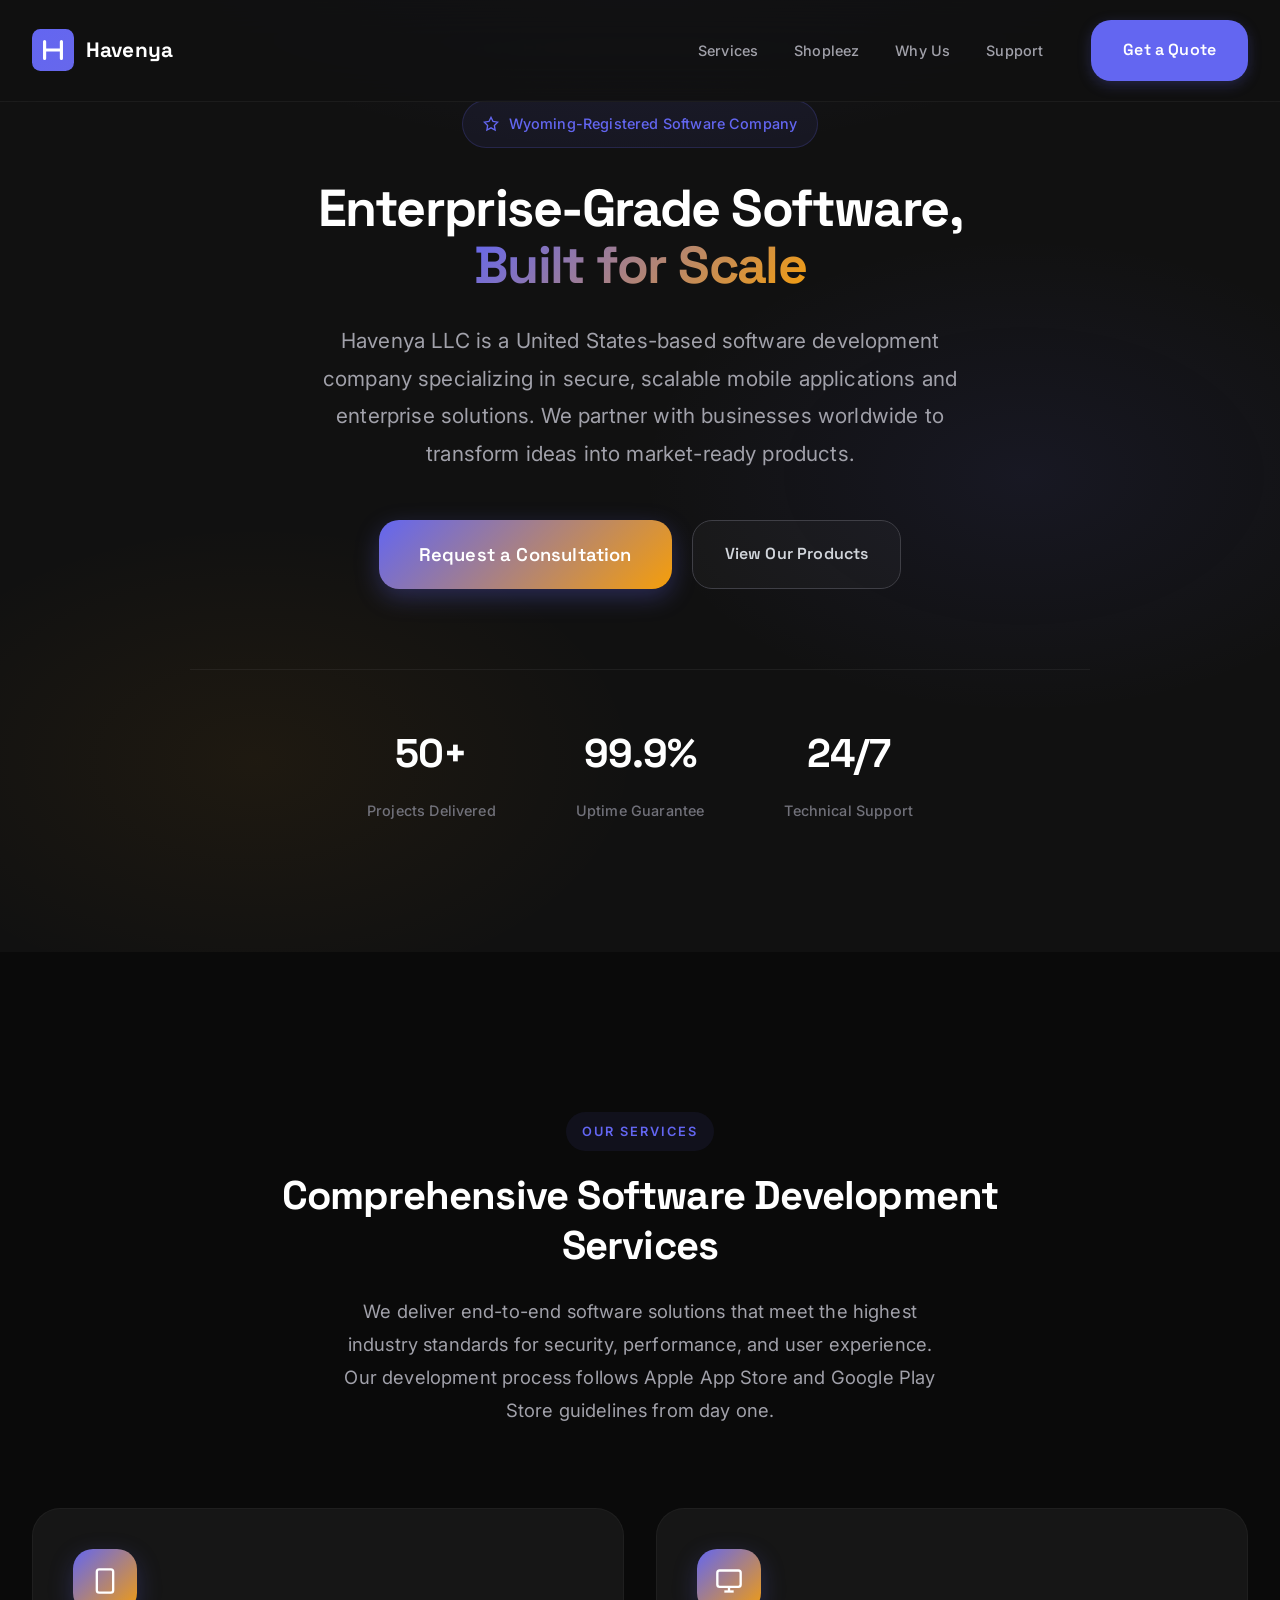
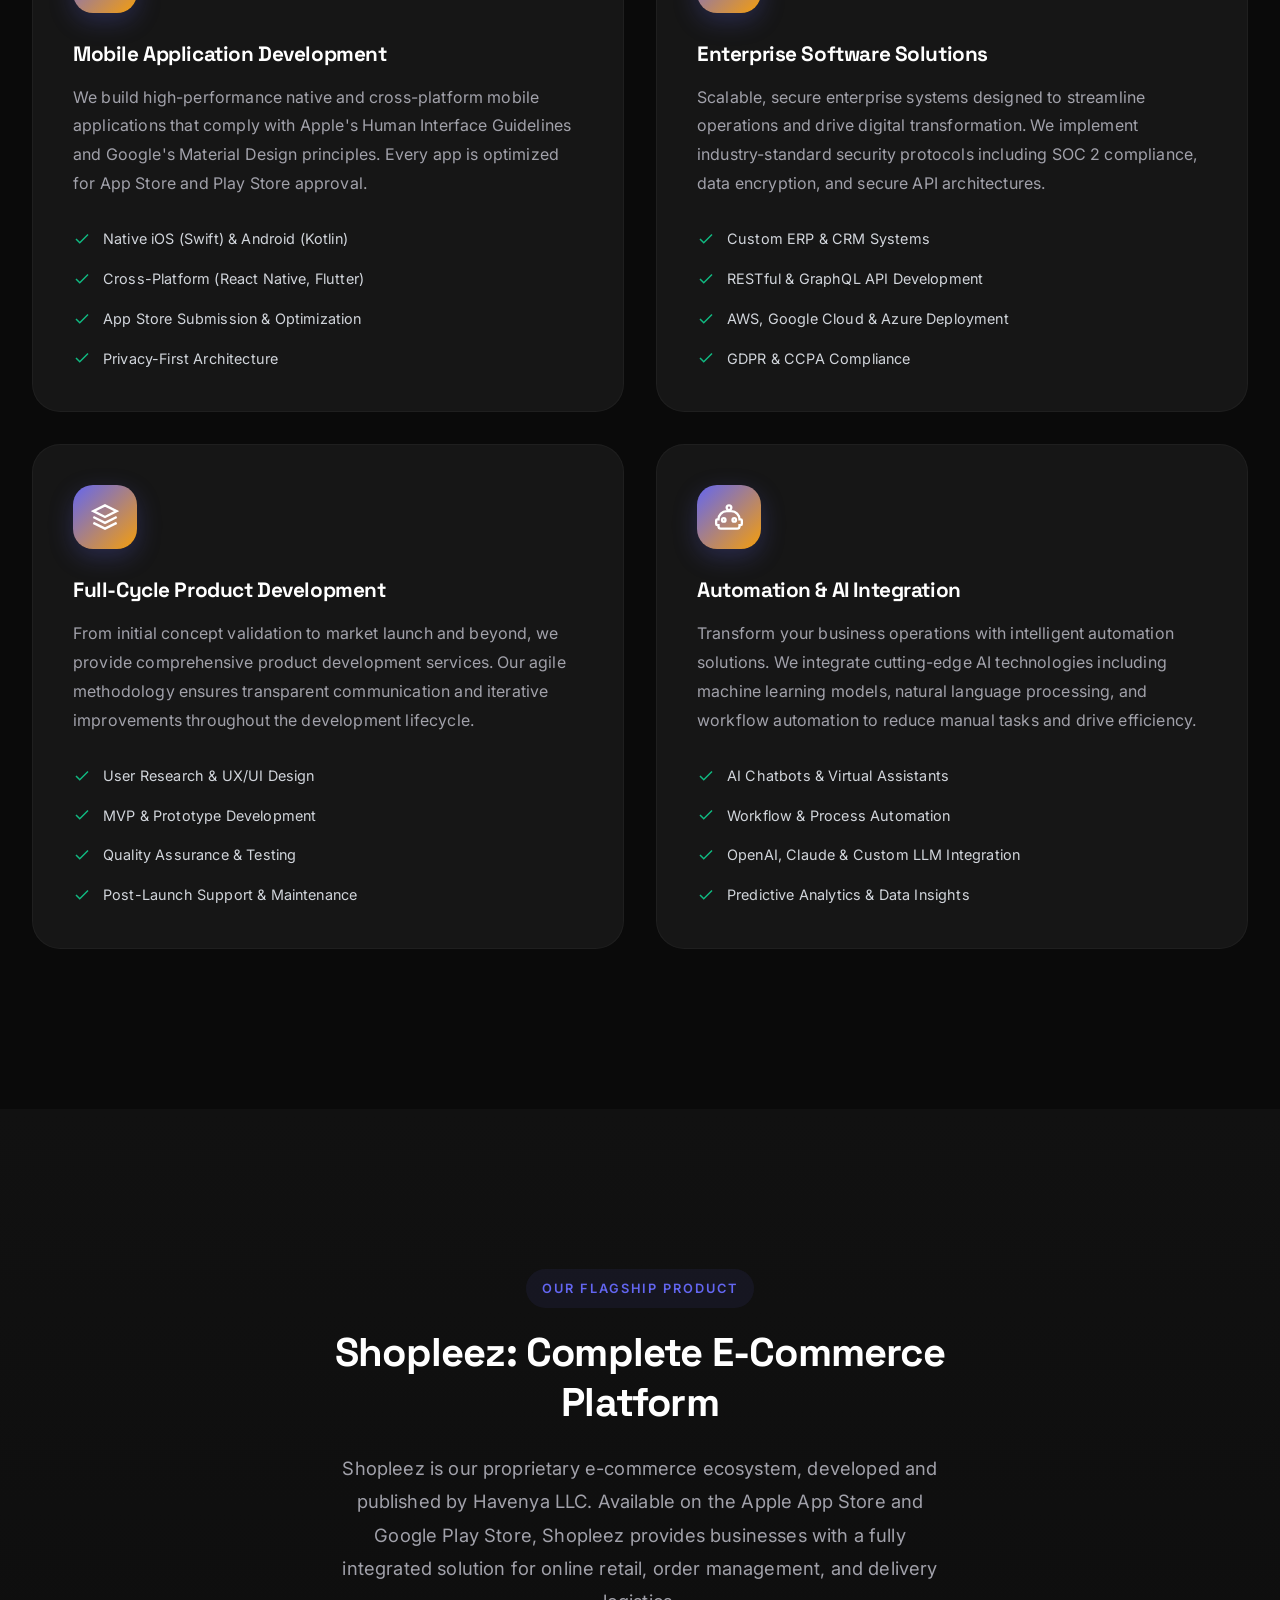
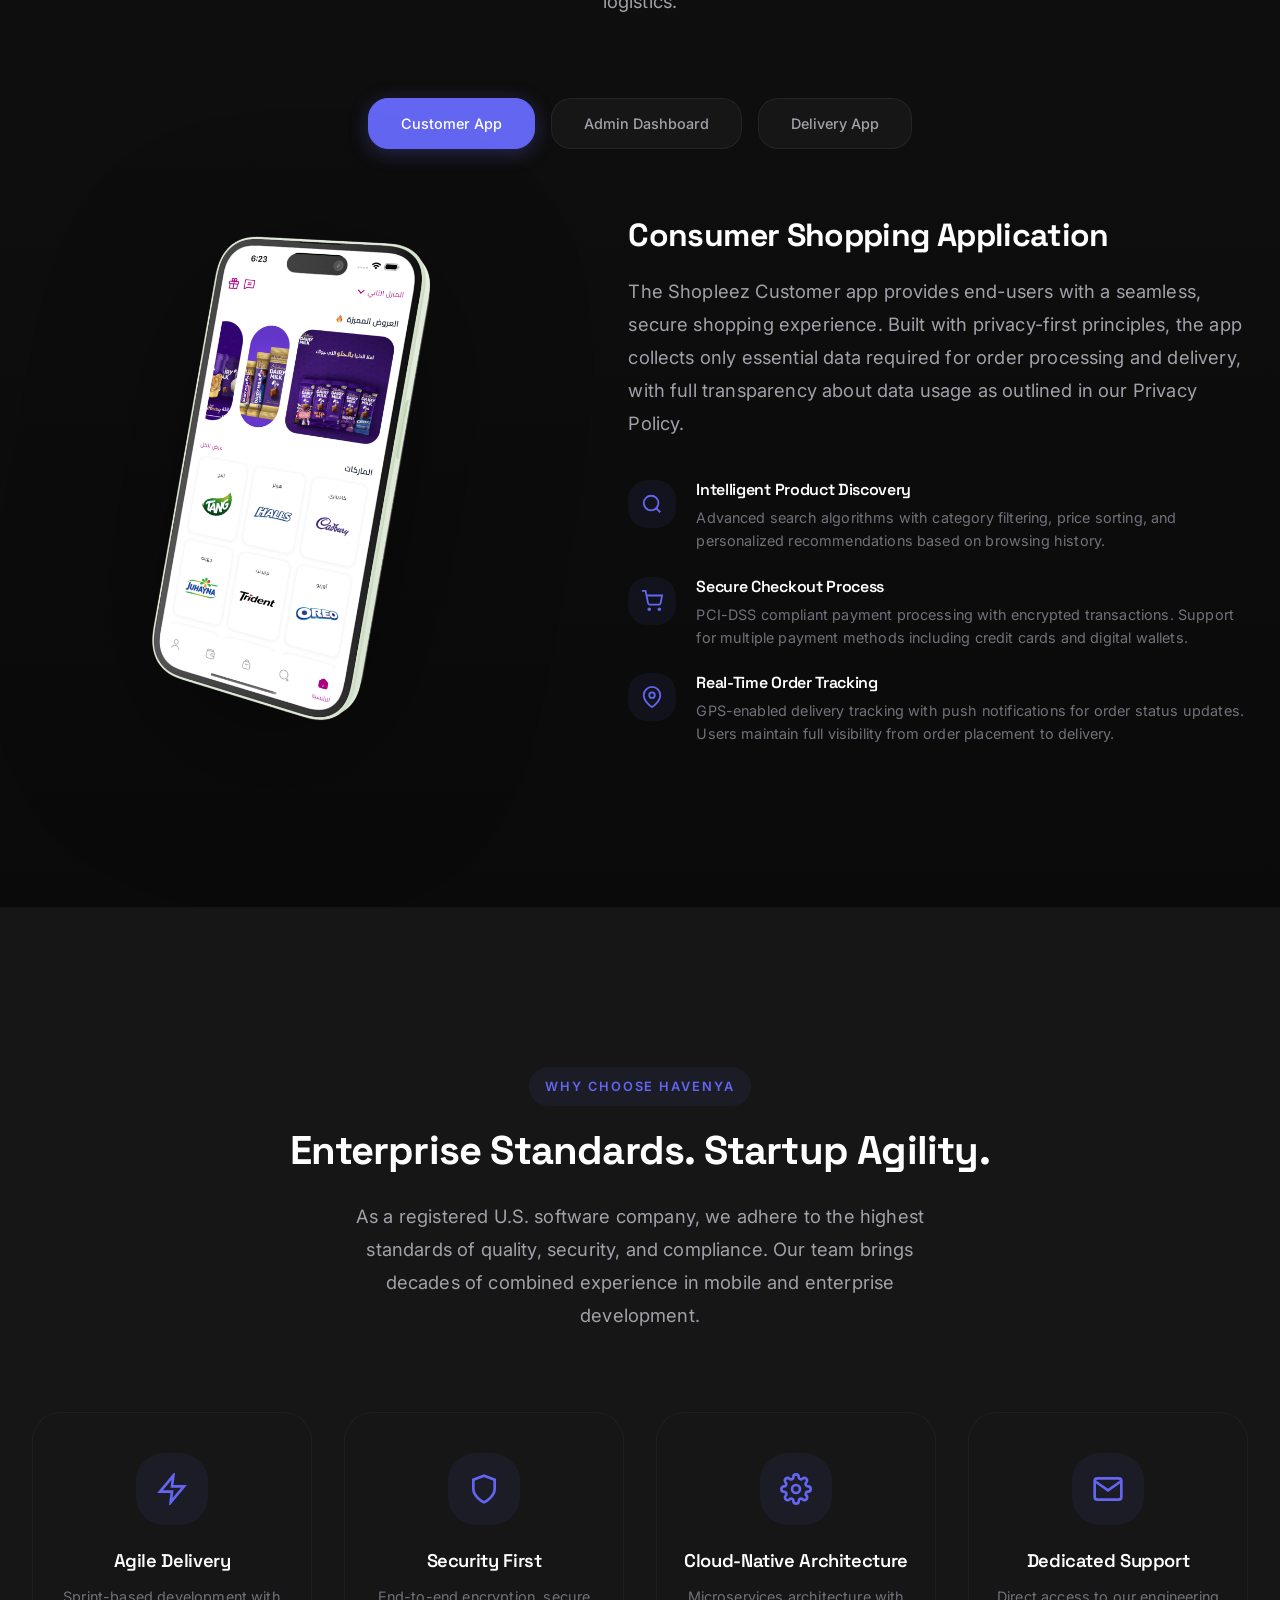
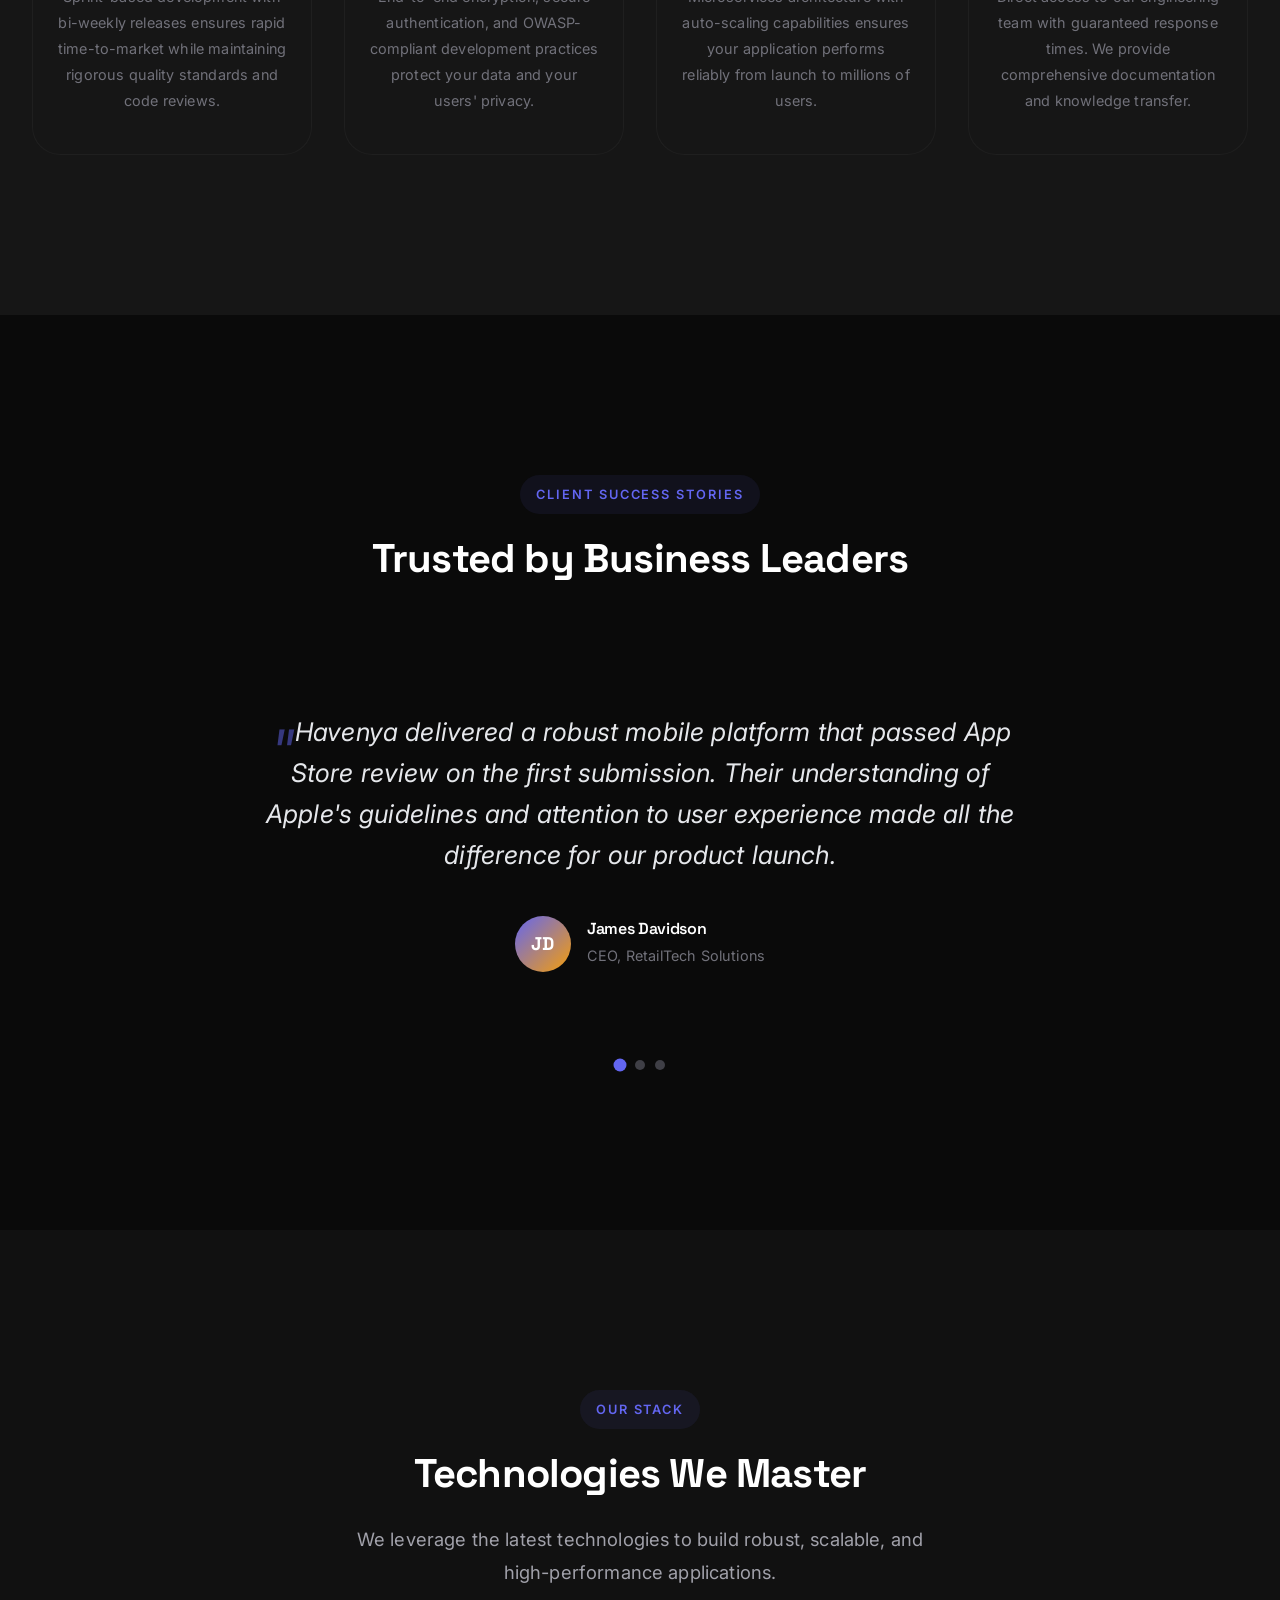
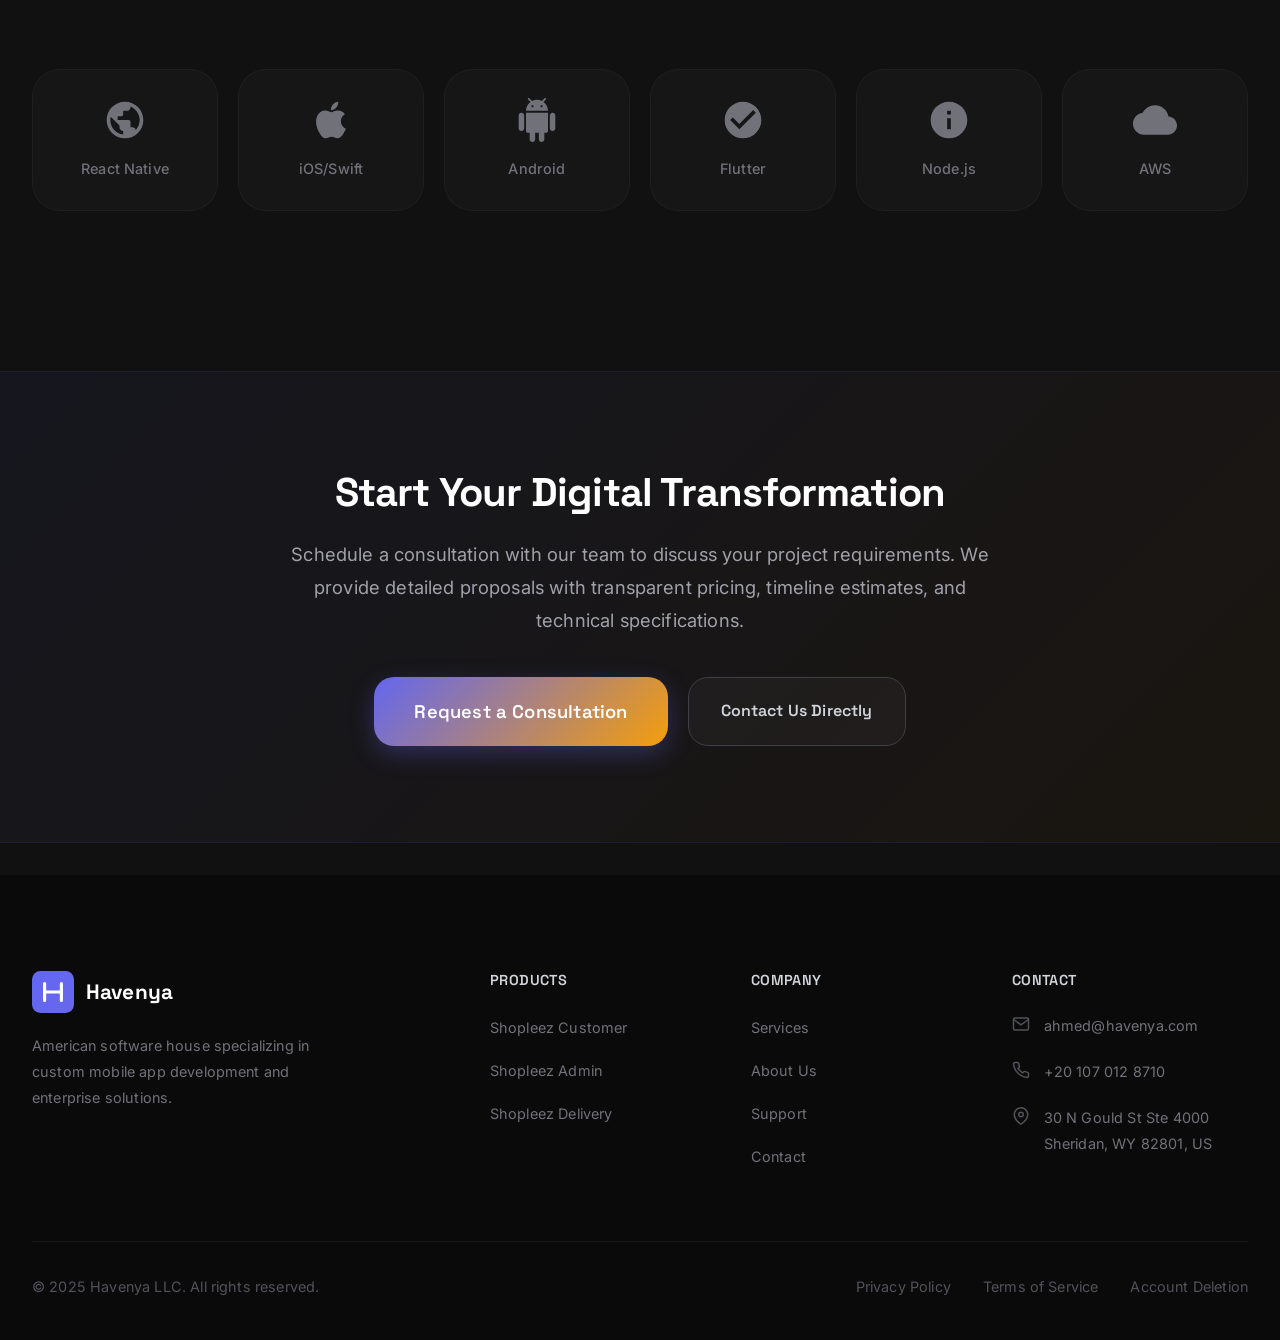
<file: index.html>
<!DOCTYPE html>
<html lang="en">
<head>
  <meta charset="UTF-8">
  <meta name="viewport" content="width=device-width, initial-scale=1.0">
  <meta http-equiv="X-UA-Compatible" content="IE=edge">

  <!-- Primary Meta Tags -->
  <title>Havenya - Custom Mobile App Development | Software House</title>
  <meta name="title" content="Havenya - Custom Mobile App Development | Software House">
  <meta name="description" content="Havenya is an American software house specializing in custom mobile app development, enterprise solutions, and our flagship product Shopleez - a complete e-commerce ecosystem.">
  <meta name="keywords" content="mobile app development, custom software, iOS development, Android development, Shopleez, e-commerce app, software house, USA">
  <meta name="author" content="Havenya LLC">
  <meta name="robots" content="index, follow">

  <!-- Open Graph / Facebook -->
  <meta property="og:type" content="website">
  <meta property="og:url" content="https://havenya.com/">
  <meta property="og:title" content="Havenya - Custom Mobile App Development | Software House">
  <meta property="og:description" content="Havenya is an American software house specializing in custom mobile app development and our flagship product Shopleez.">
  <meta property="og:image" content="https://havenya.com/assets/images/og-image.png">

  <!-- Twitter -->
  <meta property="twitter:card" content="summary_large_image">
  <meta property="twitter:url" content="https://havenya.com/">
  <meta property="twitter:title" content="Havenya - Custom Mobile App Development | Software House">
  <meta property="twitter:description" content="Havenya is an American software house specializing in custom mobile app development and our flagship product Shopleez.">
  <meta property="twitter:image" content="https://havenya.com/assets/images/og-image.png">

  <!-- Favicon -->
  <link rel="icon" type="image/svg+xml" href="data:image/svg+xml,<svg xmlns='http://www.w3.org/2000/svg' viewBox='0 0 100 100'><text y='.9em' font-size='90'>H</text></svg>">

  <!-- Fonts -->
  <link rel="preconnect" href="https://fonts.googleapis.com">
  <link rel="preconnect" href="https://fonts.gstatic.com" crossorigin>
  <link href="https://fonts.googleapis.com/css2?family=Inter:wght@400;500;600&family=Space+Grotesk:wght@500;600;700&display=swap" rel="stylesheet">

  <!-- Stylesheets -->
  <link rel="stylesheet" href="css/styles.css">
  <link rel="stylesheet" href="css/responsive.css">

  <!-- JSON-LD Structured Data -->
  <script type="application/ld+json">
  {
    "@context": "https://schema.org",
    "@type": "Organization",
    "name": "Havenya LLC",
    "url": "https://havenya.com",
    "logo": "https://havenya.com/assets/images/logo/havenya-logo.png",
    "description": "American software house specializing in custom mobile app development and enterprise solutions.",
    "address": {
      "@type": "PostalAddress",
      "streetAddress": "30 N Gould St Ste 4000",
      "addressLocality": "Sheridan",
      "addressRegion": "WY",
      "postalCode": "82801-6317",
      "addressCountry": "US"
    },
    "contactPoint": {
      "@type": "ContactPoint",
      "telephone": "+201070128710",
      "contactType": "customer service",
      "email": "ahmed@havenya.com"
    },
    "sameAs": [
      "https://twitter.com/havenya",
      "https://linkedin.com/company/havenya"
    ]
  }
  </script>
  <script type="application/ld+json">
  {
    "@context": "https://schema.org",
    "@type": "SoftwareApplication",
    "name": "Shopleez",
    "applicationCategory": "BusinessApplication",
    "operatingSystem": "iOS, Android",
    "offers": {
      "@type": "Offer",
      "price": "0",
      "priceCurrency": "USD"
    },
    "author": {
      "@type": "Organization",
      "name": "Havenya LLC"
    },
    "description": "Complete e-commerce ecosystem with Customer, Admin, and Delivery apps."
  }
  </script>
</head>
<body>
  <!-- Navigation -->
  <nav class="navbar" role="navigation" aria-label="Main navigation">
    <div class="container">
      <a href="/" class="navbar-logo" aria-label="Havenya Home">
        <svg viewBox="0 0 40 40" fill="none" xmlns="http://www.w3.org/2000/svg" aria-hidden="true">
          <rect width="40" height="40" rx="8" fill="url(#logo-gradient)"/>
          <path d="M12 12V28M12 20H28M28 12V28" stroke="white" stroke-width="3" stroke-linecap="round"/>
          <defs>
            <linearGradient id="logo-gradient" x1="0" y1="0" x2="40" y2="40">
              <stop stop-color="#6366f1"/>
              <stop offset="1" stop-color="#f59e0b"/>
            </linearGradient>
          </defs>
        </svg>
        Havenya
      </a>

      <button class="navbar-toggle" aria-label="Toggle menu" aria-expanded="false">
        <span></span>
        <span></span>
        <span></span>
      </button>

      <div class="navbar-menu">
        <ul class="navbar-links">
          <li><a href="#services" class="navbar-link">Services</a></li>
          <li><a href="#shopleez" class="navbar-link">Shopleez</a></li>
          <li><a href="#why-havenya" class="navbar-link">Why Us</a></li>
          <li><a href="support.html" class="navbar-link">Support</a></li>
        </ul>
        <a href="support.html#contact-form" class="btn btn-primary">Get a Quote</a>
      </div>
    </div>
  </nav>

  <!-- Hero Section -->
  <section class="hero" id="hero">
    <div class="container">
      <div class="hero-content">
        <span class="hero-badge" data-animate>
          <svg width="16" height="16" viewBox="0 0 24 24" fill="none" stroke="currentColor" stroke-width="2" aria-hidden="true">
            <polygon points="12 2 15.09 8.26 22 9.27 17 14.14 18.18 21.02 12 17.77 5.82 21.02 7 14.14 2 9.27 8.91 8.26 12 2"/>
          </svg>
          Wyoming-Registered Software Company
        </span>
        <h1 class="hero-title" data-animate>
          Enterprise-Grade Software,<br>
          <span class="text-gradient">Built for Scale</span>
        </h1>
        <p class="hero-subtitle" data-animate>
          Havenya LLC is a United States-based software development company specializing in secure, scalable mobile applications and enterprise solutions. We partner with businesses worldwide to transform ideas into market-ready products.
        </p>
        <div class="hero-buttons" data-animate>
          <a href="support.html#contact-form" class="btn btn-cta">Request a Consultation</a>
          <a href="#shopleez" class="btn btn-secondary">View Our Products</a>
        </div>
        <div class="hero-stats" data-animate>
          <div class="hero-stat">
            <div class="hero-stat-value">50+</div>
            <div class="hero-stat-label">Projects Delivered</div>
          </div>
          <div class="hero-stat">
            <div class="hero-stat-value">99.9%</div>
            <div class="hero-stat-label">Uptime Guarantee</div>
          </div>
          <div class="hero-stat">
            <div class="hero-stat-value">24/7</div>
            <div class="hero-stat-label">Technical Support</div>
          </div>
        </div>
      </div>
    </div>
  </section>

  <!-- Services Section -->
  <section class="section section-dark" id="services">
    <div class="container">
      <header class="section-header" data-animate>
        <span class="section-label">Our Services</span>
        <h2 class="section-title">Comprehensive Software Development Services</h2>
        <p class="section-description">We deliver end-to-end software solutions that meet the highest industry standards for security, performance, and user experience. Our development process follows Apple App Store and Google Play Store guidelines from day one.</p>
      </header>

      <div class="services-grid">
        <article class="service-card" data-animate>
          <div class="service-icon">
            <svg viewBox="0 0 24 24" fill="none" stroke="currentColor" stroke-width="2" aria-hidden="true">
              <rect x="5" y="2" width="14" height="20" rx="2" ry="2"/>
              <line x1="12" y1="18" x2="12.01" y2="18"/>
            </svg>
          </div>
          <h3 class="service-title">Mobile Application Development</h3>
          <p class="service-description">We build high-performance native and cross-platform mobile applications that comply with Apple's Human Interface Guidelines and Google's Material Design principles. Every app is optimized for App Store and Play Store approval.</p>
          <ul class="service-features">
            <li class="service-feature">
              <svg viewBox="0 0 24 24" fill="none" stroke="currentColor" stroke-width="2" aria-hidden="true"><polyline points="20 6 9 17 4 12"/></svg>
              Native iOS (Swift) &amp; Android (Kotlin)
            </li>
            <li class="service-feature">
              <svg viewBox="0 0 24 24" fill="none" stroke="currentColor" stroke-width="2" aria-hidden="true"><polyline points="20 6 9 17 4 12"/></svg>
              Cross-Platform (React Native, Flutter)
            </li>
            <li class="service-feature">
              <svg viewBox="0 0 24 24" fill="none" stroke="currentColor" stroke-width="2" aria-hidden="true"><polyline points="20 6 9 17 4 12"/></svg>
              App Store Submission &amp; Optimization
            </li>
            <li class="service-feature">
              <svg viewBox="0 0 24 24" fill="none" stroke="currentColor" stroke-width="2" aria-hidden="true"><polyline points="20 6 9 17 4 12"/></svg>
              Privacy-First Architecture
            </li>
          </ul>
        </article>

        <article class="service-card" data-animate>
          <div class="service-icon">
            <svg viewBox="0 0 24 24" fill="none" stroke="currentColor" stroke-width="2" aria-hidden="true">
              <rect x="2" y="3" width="20" height="14" rx="2" ry="2"/>
              <line x1="8" y1="21" x2="16" y2="21"/>
              <line x1="12" y1="17" x2="12" y2="21"/>
            </svg>
          </div>
          <h3 class="service-title">Enterprise Software Solutions</h3>
          <p class="service-description">Scalable, secure enterprise systems designed to streamline operations and drive digital transformation. We implement industry-standard security protocols including SOC 2 compliance, data encryption, and secure API architectures.</p>
          <ul class="service-features">
            <li class="service-feature">
              <svg viewBox="0 0 24 24" fill="none" stroke="currentColor" stroke-width="2" aria-hidden="true"><polyline points="20 6 9 17 4 12"/></svg>
              Custom ERP &amp; CRM Systems
            </li>
            <li class="service-feature">
              <svg viewBox="0 0 24 24" fill="none" stroke="currentColor" stroke-width="2" aria-hidden="true"><polyline points="20 6 9 17 4 12"/></svg>
              RESTful &amp; GraphQL API Development
            </li>
            <li class="service-feature">
              <svg viewBox="0 0 24 24" fill="none" stroke="currentColor" stroke-width="2" aria-hidden="true"><polyline points="20 6 9 17 4 12"/></svg>
              AWS, Google Cloud &amp; Azure Deployment
            </li>
            <li class="service-feature">
              <svg viewBox="0 0 24 24" fill="none" stroke="currentColor" stroke-width="2" aria-hidden="true"><polyline points="20 6 9 17 4 12"/></svg>
              GDPR &amp; CCPA Compliance
            </li>
          </ul>
        </article>

        <article class="service-card" data-animate>
          <div class="service-icon">
            <svg viewBox="0 0 24 24" fill="none" stroke="currentColor" stroke-width="2" aria-hidden="true">
              <path d="M12 2L2 7l10 5 10-5-10-5z"/>
              <path d="M2 17l10 5 10-5"/>
              <path d="M2 12l10 5 10-5"/>
            </svg>
          </div>
          <h3 class="service-title">Full-Cycle Product Development</h3>
          <p class="service-description">From initial concept validation to market launch and beyond, we provide comprehensive product development services. Our agile methodology ensures transparent communication and iterative improvements throughout the development lifecycle.</p>
          <ul class="service-features">
            <li class="service-feature">
              <svg viewBox="0 0 24 24" fill="none" stroke="currentColor" stroke-width="2" aria-hidden="true"><polyline points="20 6 9 17 4 12"/></svg>
              User Research &amp; UX/UI Design
            </li>
            <li class="service-feature">
              <svg viewBox="0 0 24 24" fill="none" stroke="currentColor" stroke-width="2" aria-hidden="true"><polyline points="20 6 9 17 4 12"/></svg>
              MVP &amp; Prototype Development
            </li>
            <li class="service-feature">
              <svg viewBox="0 0 24 24" fill="none" stroke="currentColor" stroke-width="2" aria-hidden="true"><polyline points="20 6 9 17 4 12"/></svg>
              Quality Assurance &amp; Testing
            </li>
            <li class="service-feature">
              <svg viewBox="0 0 24 24" fill="none" stroke="currentColor" stroke-width="2" aria-hidden="true"><polyline points="20 6 9 17 4 12"/></svg>
              Post-Launch Support &amp; Maintenance
            </li>
          </ul>
        </article>

        <article class="service-card" data-animate>
          <div class="service-icon">
            <svg viewBox="0 0 24 24" fill="none" stroke="currentColor" stroke-width="2" aria-hidden="true">
              <path d="M12 2a2 2 0 0 1 2 2c0 .74-.4 1.39-1 1.73V7h1a7 7 0 0 1 7 7h1a1 1 0 0 1 1 1v3a1 1 0 0 1-1 1h-1v1a2 2 0 0 1-2 2H5a2 2 0 0 1-2-2v-1H2a1 1 0 0 1-1-1v-3a1 1 0 0 1 1-1h1a7 7 0 0 1 7-7h1V5.73c-.6-.34-1-.99-1-1.73a2 2 0 0 1 2-2z"/>
              <circle cx="7.5" cy="14.5" r="1.5"/>
              <circle cx="16.5" cy="14.5" r="1.5"/>
            </svg>
          </div>
          <h3 class="service-title">Automation &amp; AI Integration</h3>
          <p class="service-description">Transform your business operations with intelligent automation solutions. We integrate cutting-edge AI technologies including machine learning models, natural language processing, and workflow automation to reduce manual tasks and drive efficiency.</p>
          <ul class="service-features">
            <li class="service-feature">
              <svg viewBox="0 0 24 24" fill="none" stroke="currentColor" stroke-width="2" aria-hidden="true"><polyline points="20 6 9 17 4 12"/></svg>
              AI Chatbots &amp; Virtual Assistants
            </li>
            <li class="service-feature">
              <svg viewBox="0 0 24 24" fill="none" stroke="currentColor" stroke-width="2" aria-hidden="true"><polyline points="20 6 9 17 4 12"/></svg>
              Workflow &amp; Process Automation
            </li>
            <li class="service-feature">
              <svg viewBox="0 0 24 24" fill="none" stroke="currentColor" stroke-width="2" aria-hidden="true"><polyline points="20 6 9 17 4 12"/></svg>
              OpenAI, Claude &amp; Custom LLM Integration
            </li>
            <li class="service-feature">
              <svg viewBox="0 0 24 24" fill="none" stroke="currentColor" stroke-width="2" aria-hidden="true"><polyline points="20 6 9 17 4 12"/></svg>
              Predictive Analytics &amp; Data Insights
            </li>
          </ul>
        </article>
      </div>
    </div>
  </section>

  <!-- Shopleez Section -->
  <section class="section shopleez" id="shopleez">
    <div class="container">
      <header class="section-header" data-animate>
        <span class="section-label">Our Flagship Product</span>
        <h2 class="section-title">Shopleez: Complete E-Commerce Platform</h2>
        <p class="section-description">Shopleez is our proprietary e-commerce ecosystem, developed and published by Havenya LLC. Available on the Apple App Store and Google Play Store, Shopleez provides businesses with a fully integrated solution for online retail, order management, and delivery logistics.</p>
      </header>

      <div class="shopleez-tabs" data-animate role="tablist">
        <button class="shopleez-tab active" data-tab="customer" role="tab" aria-selected="true" aria-controls="customer-panel">Customer App</button>
        <button class="shopleez-tab" data-tab="admin" role="tab" aria-selected="false" aria-controls="admin-panel">Admin Dashboard</button>
        <button class="shopleez-tab" data-tab="delivery" role="tab" aria-selected="false" aria-controls="delivery-panel">Delivery App</button>
      </div>

      <div class="shopleez-content active" id="customer-panel" role="tabpanel" aria-labelledby="customer-tab">
        <div class="shopleez-mockup">
          <img src="assets/images/shopleez/customerapp.png" alt="Shopleez Customer App - Mobile shopping interface showing product categories and brands" class="shopleez-app-image animate-float">
        </div>
        <div class="shopleez-info">
          <h3>Consumer Shopping Application</h3>
          <p>The Shopleez Customer app provides end-users with a seamless, secure shopping experience. Built with privacy-first principles, the app collects only essential data required for order processing and delivery, with full transparency about data usage as outlined in our Privacy Policy.</p>
          <div class="shopleez-features">
            <div class="shopleez-feature">
              <div class="shopleez-feature-icon">
                <svg viewBox="0 0 24 24" fill="none" stroke="currentColor" stroke-width="2" aria-hidden="true">
                  <circle cx="11" cy="11" r="8"/><line x1="21" y1="21" x2="16.65" y2="16.65"/>
                </svg>
              </div>
              <div class="shopleez-feature-text">
                <h4>Intelligent Product Discovery</h4>
                <p>Advanced search algorithms with category filtering, price sorting, and personalized recommendations based on browsing history.</p>
              </div>
            </div>
            <div class="shopleez-feature">
              <div class="shopleez-feature-icon">
                <svg viewBox="0 0 24 24" fill="none" stroke="currentColor" stroke-width="2" aria-hidden="true">
                  <circle cx="9" cy="21" r="1"/><circle cx="20" cy="21" r="1"/>
                  <path d="M1 1h4l2.68 13.39a2 2 0 0 0 2 1.61h9.72a2 2 0 0 0 2-1.61L23 6H6"/>
                </svg>
              </div>
              <div class="shopleez-feature-text">
                <h4>Secure Checkout Process</h4>
                <p>PCI-DSS compliant payment processing with encrypted transactions. Support for multiple payment methods including credit cards and digital wallets.</p>
              </div>
            </div>
            <div class="shopleez-feature">
              <div class="shopleez-feature-icon">
                <svg viewBox="0 0 24 24" fill="none" stroke="currentColor" stroke-width="2" aria-hidden="true">
                  <path d="M21 10c0 7-9 13-9 13s-9-6-9-13a9 9 0 0 1 18 0z"/><circle cx="12" cy="10" r="3"/>
                </svg>
              </div>
              <div class="shopleez-feature-text">
                <h4>Real-Time Order Tracking</h4>
                <p>GPS-enabled delivery tracking with push notifications for order status updates. Users maintain full visibility from order placement to delivery.</p>
              </div>
            </div>
          </div>
        </div>
      </div>

      <div class="shopleez-content" id="admin-panel" role="tabpanel" aria-labelledby="admin-tab">
        <div class="shopleez-mockup">
          <img src="assets/images/shopleez/adminapp.png" alt="Shopleez Admin App - Business management dashboard with analytics and settings" class="shopleez-app-image animate-float">
        </div>
        <div class="shopleez-info">
          <h3>Business Management Dashboard</h3>
          <p>The Shopleez Admin application empowers business owners with comprehensive tools to manage their e-commerce operations. Access real-time analytics, process orders, and maintain complete oversight of your business from any location.</p>
          <div class="shopleez-features">
            <div class="shopleez-feature">
              <div class="shopleez-feature-icon">
                <svg viewBox="0 0 24 24" fill="none" stroke="currentColor" stroke-width="2" aria-hidden="true">
                  <line x1="18" y1="20" x2="18" y2="10"/><line x1="12" y1="20" x2="12" y2="4"/>
                  <line x1="6" y1="20" x2="6" y2="14"/>
                </svg>
              </div>
              <div class="shopleez-feature-text">
                <h4>Business Intelligence Analytics</h4>
                <p>Comprehensive dashboards with sales metrics, customer insights, revenue trends, and performance KPIs updated in real-time.</p>
              </div>
            </div>
            <div class="shopleez-feature">
              <div class="shopleez-feature-icon">
                <svg viewBox="0 0 24 24" fill="none" stroke="currentColor" stroke-width="2" aria-hidden="true">
                  <path d="M6 2L3 6v14a2 2 0 0 0 2 2h14a2 2 0 0 0 2-2V6l-3-4z"/>
                  <line x1="3" y1="6" x2="21" y2="6"/><path d="M16 10a4 4 0 0 1-8 0"/>
                </svg>
              </div>
              <div class="shopleez-feature-text">
                <h4>Inventory &amp; Catalog Management</h4>
                <p>Full product lifecycle management including SKU tracking, stock alerts, bulk uploads, and automated reorder notifications.</p>
              </div>
            </div>
            <div class="shopleez-feature">
              <div class="shopleez-feature-icon">
                <svg viewBox="0 0 24 24" fill="none" stroke="currentColor" stroke-width="2" aria-hidden="true">
                  <path d="M17 21v-2a4 4 0 0 0-4-4H5a4 4 0 0 0-4 4v2"/>
                  <circle cx="9" cy="7" r="4"/><path d="M23 21v-2a4 4 0 0 0-3-3.87"/>
                  <path d="M16 3.13a4 4 0 0 1 0 7.75"/>
                </svg>
              </div>
              <div class="shopleez-feature-text">
                <h4>Role-Based Access Control</h4>
                <p>Enterprise-grade permission system allowing business owners to delegate responsibilities with customizable access levels for staff members.</p>
              </div>
            </div>
          </div>
        </div>
      </div>

      <div class="shopleez-content" id="delivery-panel" role="tabpanel" aria-labelledby="delivery-tab">
        <div class="shopleez-mockup">
          <img src="assets/images/shopleez/deliveryapp.png" alt="Shopleez Delivery App - Order tracking and delivery management interface" class="shopleez-app-image animate-float">
        </div>
        <div class="shopleez-info">
          <h3>Delivery Driver Application</h3>
          <p>The Shopleez Delivery app provides delivery personnel with all the tools needed for efficient order fulfillment. Location services are used exclusively for delivery navigation and customer communication, with clear user consent and data handling as specified in our Privacy Policy.</p>
          <div class="shopleez-features">
            <div class="shopleez-feature">
              <div class="shopleez-feature-icon">
                <svg viewBox="0 0 24 24" fill="none" stroke="currentColor" stroke-width="2" aria-hidden="true">
                  <polygon points="3 11 22 2 13 21 11 13 3 11"/>
                </svg>
              </div>
              <div class="shopleez-feature-text">
                <h4>Intelligent Route Planning</h4>
                <p>AI-powered route optimization considering traffic conditions, delivery windows, and multi-stop efficiency to reduce delivery times.</p>
              </div>
            </div>
            <div class="shopleez-feature">
              <div class="shopleez-feature-icon">
                <svg viewBox="0 0 24 24" fill="none" stroke="currentColor" stroke-width="2" aria-hidden="true">
                  <path d="M22 11.08V12a10 10 0 1 1-5.93-9.14"/>
                  <polyline points="22 4 12 14.01 9 11.01"/>
                </svg>
              </div>
              <div class="shopleez-feature-text">
                <h4>Digital Proof of Delivery</h4>
                <p>Capture electronic signatures and timestamped photo evidence for every successful delivery, ensuring accountability and dispute resolution.</p>
              </div>
            </div>
            <div class="shopleez-feature">
              <div class="shopleez-feature-icon">
                <svg viewBox="0 0 24 24" fill="none" stroke="currentColor" stroke-width="2" aria-hidden="true">
                  <path d="M21 15a2 2 0 0 1-2 2H7l-4 4V5a2 2 0 0 1 2-2h14a2 2 0 0 1 2 2z"/>
                </svg>
              </div>
              <div class="shopleez-feature-text">
                <h4>Secure In-App Messaging</h4>
                <p>Privacy-protected communication channel between drivers and customers without exposing personal phone numbers.</p>
              </div>
            </div>
          </div>
        </div>
      </div>
    </div>
  </section>

  <!-- Why Havenya Section -->
  <section class="section section-light" id="why-havenya">
    <div class="container">
      <header class="section-header" data-animate>
        <span class="section-label">Why Choose Havenya</span>
        <h2 class="section-title">Enterprise Standards. Startup Agility.</h2>
        <p class="section-description">As a registered U.S. software company, we adhere to the highest standards of quality, security, and compliance. Our team brings decades of combined experience in mobile and enterprise development.</p>
      </header>

      <div class="why-grid">
        <div class="why-card" data-animate>
          <div class="why-icon">
            <svg viewBox="0 0 24 24" fill="none" stroke="currentColor" stroke-width="2" aria-hidden="true">
              <path d="M13 2L3 14h9l-1 8 10-12h-9l1-8z"/>
            </svg>
          </div>
          <h3 class="why-title">Agile Delivery</h3>
          <p class="why-description">Sprint-based development with bi-weekly releases ensures rapid time-to-market while maintaining rigorous quality standards and code reviews.</p>
        </div>

        <div class="why-card" data-animate>
          <div class="why-icon">
            <svg viewBox="0 0 24 24" fill="none" stroke="currentColor" stroke-width="2" aria-hidden="true">
              <path d="M12 22s8-4 8-10V5l-8-3-8 3v7c0 6 8 10 8 10z"/>
            </svg>
          </div>
          <h3 class="why-title">Security First</h3>
          <p class="why-description">End-to-end encryption, secure authentication, and OWASP-compliant development practices protect your data and your users' privacy.</p>
        </div>

        <div class="why-card" data-animate>
          <div class="why-icon">
            <svg viewBox="0 0 24 24" fill="none" stroke="currentColor" stroke-width="2" aria-hidden="true">
              <circle cx="12" cy="12" r="3"/><path d="M19.4 15a1.65 1.65 0 0 0 .33 1.82l.06.06a2 2 0 0 1 0 2.83 2 2 0 0 1-2.83 0l-.06-.06a1.65 1.65 0 0 0-1.82-.33 1.65 1.65 0 0 0-1 1.51V21a2 2 0 0 1-2 2 2 2 0 0 1-2-2v-.09A1.65 1.65 0 0 0 9 19.4a1.65 1.65 0 0 0-1.82.33l-.06.06a2 2 0 0 1-2.83 0 2 2 0 0 1 0-2.83l.06-.06a1.65 1.65 0 0 0 .33-1.82 1.65 1.65 0 0 0-1.51-1H3a2 2 0 0 1-2-2 2 2 0 0 1 2-2h.09A1.65 1.65 0 0 0 4.6 9a1.65 1.65 0 0 0-.33-1.82l-.06-.06a2 2 0 0 1 0-2.83 2 2 0 0 1 2.83 0l.06.06a1.65 1.65 0 0 0 1.82.33H9a1.65 1.65 0 0 0 1-1.51V3a2 2 0 0 1 2-2 2 2 0 0 1 2 2v.09a1.65 1.65 0 0 0 1 1.51 1.65 1.65 0 0 0 1.82-.33l.06-.06a2 2 0 0 1 2.83 0 2 2 0 0 1 0 2.83l-.06.06a1.65 1.65 0 0 0-.33 1.82V9a1.65 1.65 0 0 0 1.51 1H21a2 2 0 0 1 2 2 2 2 0 0 1-2 2h-.09a1.65 1.65 0 0 0-1.51 1z"/>
            </svg>
          </div>
          <h3 class="why-title">Cloud-Native Architecture</h3>
          <p class="why-description">Microservices architecture with auto-scaling capabilities ensures your application performs reliably from launch to millions of users.</p>
        </div>

        <div class="why-card" data-animate>
          <div class="why-icon">
            <svg viewBox="0 0 24 24" fill="none" stroke="currentColor" stroke-width="2" aria-hidden="true">
              <path d="M4 4h16c1.1 0 2 .9 2 2v12c0 1.1-.9 2-2 2H4c-1.1 0-2-.9-2-2V6c0-1.1.9-2 2-2z"/>
              <polyline points="22,6 12,13 2,6"/>
            </svg>
          </div>
          <h3 class="why-title">Dedicated Support</h3>
          <p class="why-description">Direct access to our engineering team with guaranteed response times. We provide comprehensive documentation and knowledge transfer.</p>
        </div>
      </div>
    </div>
  </section>

  <!-- Testimonials Section -->
  <section class="section section-dark" id="testimonials">
    <div class="container">
      <header class="section-header" data-animate>
        <span class="section-label">Client Success Stories</span>
        <h2 class="section-title">Trusted by Business Leaders</h2>
      </header>

      <div class="testimonials-slider" data-animate>
        <div class="testimonial active">
          <p class="testimonial-quote">Havenya delivered a robust mobile platform that passed App Store review on the first submission. Their understanding of Apple's guidelines and attention to user experience made all the difference for our product launch.</p>
          <div class="testimonial-author">
            <div class="testimonial-avatar">JD</div>
            <div class="testimonial-info">
              <h4>James Davidson</h4>
              <p>CEO, RetailTech Solutions</p>
            </div>
          </div>
        </div>

        <div class="testimonial">
          <p class="testimonial-quote">The Shopleez ecosystem transformed our fulfillment operations. Order processing time decreased by 60%, and customer satisfaction scores improved significantly. The ROI was evident within the first quarter.</p>
          <div class="testimonial-author">
            <div class="testimonial-avatar">SM</div>
            <div class="testimonial-info">
              <h4>Sarah Mitchell</h4>
              <p>Operations Director, Urban Marketplace</p>
            </div>
          </div>
        </div>

        <div class="testimonial">
          <p class="testimonial-quote">What impressed us most was Havenya's commitment to security and compliance. They implemented enterprise-grade authentication and ensured our app met all regulatory requirements before launch.</p>
          <div class="testimonial-author">
            <div class="testimonial-avatar">MK</div>
            <div class="testimonial-info">
              <h4>Michael Kowalski</h4>
              <p>CTO, FinanceFirst</p>
            </div>
          </div>
        </div>

        <div class="testimonials-dots" role="tablist" aria-label="Testimonial navigation">
          <button class="testimonial-dot active" data-index="0" role="tab" aria-selected="true" aria-label="Testimonial 1"></button>
          <button class="testimonial-dot" data-index="1" role="tab" aria-selected="false" aria-label="Testimonial 2"></button>
          <button class="testimonial-dot" data-index="2" role="tab" aria-selected="false" aria-label="Testimonial 3"></button>
        </div>
      </div>
    </div>
  </section>

  <!-- Tech Stack Section -->
  <section class="section" id="tech-stack">
    <div class="container">
      <header class="section-header" data-animate>
        <span class="section-label">Our Stack</span>
        <h2 class="section-title">Technologies We Master</h2>
        <p class="section-description">We leverage the latest technologies to build robust, scalable, and high-performance applications.</p>
      </header>

      <div class="tech-grid" data-animate>
        <div class="tech-item">
          <svg viewBox="0 0 24 24" fill="currentColor" aria-hidden="true">
            <path d="M12 2C6.48 2 2 6.48 2 12s4.48 10 10 10 10-4.48 10-10S17.52 2 12 2zm-1 17.93c-3.95-.49-7-3.85-7-7.93 0-.62.08-1.21.21-1.79L9 15v1c0 1.1.9 2 2 2v1.93zm6.9-2.54c-.26-.81-1-1.39-1.9-1.39h-1v-3c0-.55-.45-1-1-1H8v-2h2c.55 0 1-.45 1-1V7h2c1.1 0 2-.9 2-2v-.41c2.93 1.19 5 4.06 5 7.41 0 2.08-.8 3.97-2.1 5.39z"/>
          </svg>
          <span>React Native</span>
        </div>
        <div class="tech-item">
          <svg viewBox="0 0 24 24" fill="currentColor" aria-hidden="true">
            <path d="M18.71 19.5c-.83 1.24-1.71 2.45-3.05 2.47-1.34.03-1.77-.79-3.29-.79-1.53 0-2 .77-3.27.82-1.31.05-2.3-1.32-3.14-2.53C4.25 17 2.94 12.45 4.7 9.39c.87-1.52 2.43-2.48 4.12-2.51 1.28-.02 2.5.87 3.29.87.78 0 2.26-1.07 3.81-.91.65.03 2.47.26 3.64 1.98-.09.06-2.17 1.28-2.15 3.81.03 3.02 2.65 4.03 2.68 4.04-.03.07-.42 1.44-1.38 2.83M13 3.5c.73-.83 1.94-1.46 2.94-1.5.13 1.17-.34 2.35-1.04 3.19-.69.85-1.83 1.51-2.95 1.42-.15-1.15.41-2.35 1.05-3.11z"/>
          </svg>
          <span>iOS/Swift</span>
        </div>
        <div class="tech-item">
          <svg viewBox="0 0 24 24" fill="currentColor" aria-hidden="true">
            <path d="M6 18c0 .55.45 1 1 1h1v3.5c0 .83.67 1.5 1.5 1.5s1.5-.67 1.5-1.5V19h2v3.5c0 .83.67 1.5 1.5 1.5s1.5-.67 1.5-1.5V19h1c.55 0 1-.45 1-1V8H6v10zM3.5 8C2.67 8 2 8.67 2 9.5v7c0 .83.67 1.5 1.5 1.5S5 17.33 5 16.5v-7C5 8.67 4.33 8 3.5 8zm17 0c-.83 0-1.5.67-1.5 1.5v7c0 .83.67 1.5 1.5 1.5s1.5-.67 1.5-1.5v-7c0-.83-.67-1.5-1.5-1.5zm-4.97-5.84l1.3-1.3c.2-.2.2-.51 0-.71-.2-.2-.51-.2-.71 0l-1.48 1.48C13.85 1.23 12.95 1 12 1c-.96 0-1.86.23-2.66.63L7.85.15c-.2-.2-.51-.2-.71 0-.2.2-.2.51 0 .71l1.31 1.31C6.97 3.26 6 5.01 6 7h12c0-1.99-.97-3.75-2.47-4.84zM10 5H9V4h1v1zm5 0h-1V4h1v1z"/>
          </svg>
          <span>Android</span>
        </div>
        <div class="tech-item">
          <svg viewBox="0 0 24 24" fill="currentColor" aria-hidden="true">
            <path d="M12 2C6.48 2 2 6.48 2 12s4.48 10 10 10 10-4.48 10-10S17.52 2 12 2zm-2 15l-5-5 1.41-1.41L10 14.17l7.59-7.59L19 8l-9 9z"/>
          </svg>
          <span>Flutter</span>
        </div>
        <div class="tech-item">
          <svg viewBox="0 0 24 24" fill="currentColor" aria-hidden="true">
            <path d="M12 2C6.48 2 2 6.48 2 12s4.48 10 10 10 10-4.48 10-10S17.52 2 12 2zm1 15h-2v-6h2v6zm0-8h-2V7h2v2z"/>
          </svg>
          <span>Node.js</span>
        </div>
        <div class="tech-item">
          <svg viewBox="0 0 24 24" fill="currentColor" aria-hidden="true">
            <path d="M19.35 10.04C18.67 6.59 15.64 4 12 4 9.11 4 6.6 5.64 5.35 8.04 2.34 8.36 0 10.91 0 14c0 3.31 2.69 6 6 6h13c2.76 0 5-2.24 5-5 0-2.64-2.05-4.78-4.65-4.96z"/>
          </svg>
          <span>AWS</span>
        </div>
      </div>
    </div>
  </section>

  <!-- CTA Banner Section -->
  <section class="section cta-banner" id="cta">
    <div class="container">
      <div class="cta-content" data-animate>
        <h2 class="cta-title">Start Your Digital Transformation</h2>
        <p class="cta-description">Schedule a consultation with our team to discuss your project requirements. We provide detailed proposals with transparent pricing, timeline estimates, and technical specifications.</p>
        <div class="cta-buttons">
          <a href="support.html#contact-form" class="btn btn-cta">Request a Consultation</a>
          <a href="mailto:ahmed@havenya.com" class="btn btn-secondary">Contact Us Directly</a>
        </div>
      </div>
    </div>
  </section>

  <!-- Footer -->
  <footer class="footer" role="contentinfo">
    <div class="container">
      <div class="footer-grid">
        <div class="footer-brand">
          <a href="/" class="navbar-logo">
            <svg viewBox="0 0 40 40" fill="none" xmlns="http://www.w3.org/2000/svg" aria-hidden="true">
              <rect width="40" height="40" rx="8" fill="url(#footer-logo-gradient)"/>
              <path d="M12 12V28M12 20H28M28 12V28" stroke="white" stroke-width="3" stroke-linecap="round"/>
              <defs>
                <linearGradient id="footer-logo-gradient" x1="0" y1="0" x2="40" y2="40">
                  <stop stop-color="#6366f1"/>
                  <stop offset="1" stop-color="#f59e0b"/>
                </linearGradient>
              </defs>
            </svg>
            Havenya
          </a>
          <p>American software house specializing in custom mobile app development and enterprise solutions.</p>
        </div>

        <div class="footer-column">
          <h4>Products</h4>
          <ul class="footer-links">
            <li><a href="#shopleez">Shopleez Customer</a></li>
            <li><a href="#shopleez">Shopleez Admin</a></li>
            <li><a href="#shopleez">Shopleez Delivery</a></li>
          </ul>
        </div>

        <div class="footer-column">
          <h4>Company</h4>
          <ul class="footer-links">
            <li><a href="#services">Services</a></li>
            <li><a href="#why-havenya">About Us</a></li>
            <li><a href="support.html">Support</a></li>
            <li><a href="support.html#contact-form">Contact</a></li>
          </ul>
        </div>

        <div class="footer-column">
          <h4>Contact</h4>
          <div class="footer-contact-item">
            <svg viewBox="0 0 24 24" fill="none" stroke="currentColor" stroke-width="2" aria-hidden="true">
              <path d="M4 4h16c1.1 0 2 .9 2 2v12c0 1.1-.9 2-2 2H4c-1.1 0-2-.9-2-2V6c0-1.1.9-2 2-2z"/>
              <polyline points="22,6 12,13 2,6"/>
            </svg>
            <a href="mailto:ahmed@havenya.com">ahmed@havenya.com</a>
          </div>
          <div class="footer-contact-item">
            <svg viewBox="0 0 24 24" fill="none" stroke="currentColor" stroke-width="2" aria-hidden="true">
              <path d="M22 16.92v3a2 2 0 0 1-2.18 2 19.79 19.79 0 0 1-8.63-3.07 19.5 19.5 0 0 1-6-6 19.79 19.79 0 0 1-3.07-8.67A2 2 0 0 1 4.11 2h3a2 2 0 0 1 2 1.72 12.84 12.84 0 0 0 .7 2.81 2 2 0 0 1-.45 2.11L8.09 9.91a16 16 0 0 0 6 6l1.27-1.27a2 2 0 0 1 2.11-.45 12.84 12.84 0 0 0 2.81.7A2 2 0 0 1 22 16.92z"/>
            </svg>
            <a href="tel:+201070128710">+20 107 012 8710</a>
          </div>
          <div class="footer-contact-item">
            <svg viewBox="0 0 24 24" fill="none" stroke="currentColor" stroke-width="2" aria-hidden="true">
              <path d="M21 10c0 7-9 13-9 13s-9-6-9-13a9 9 0 0 1 18 0z"/>
              <circle cx="12" cy="10" r="3"/>
            </svg>
            <span>30 N Gould St Ste 4000<br>Sheridan, WY 82801, US</span>
          </div>
        </div>
      </div>

      <div class="footer-bottom">
        <p class="footer-copyright">&copy; 2025 Havenya LLC. All rights reserved.</p>
        <div class="footer-legal">
          <a href="privacy-policy.html">Privacy Policy</a>
          <a href="terms-of-service.html">Terms of Service</a>
          <a href="account-deletion.html">Account Deletion</a>
        </div>
      </div>
    </div>
  </footer>

  <!-- JavaScript -->
  <script src="js/main.js"></script>
</body>
</html>
</file>
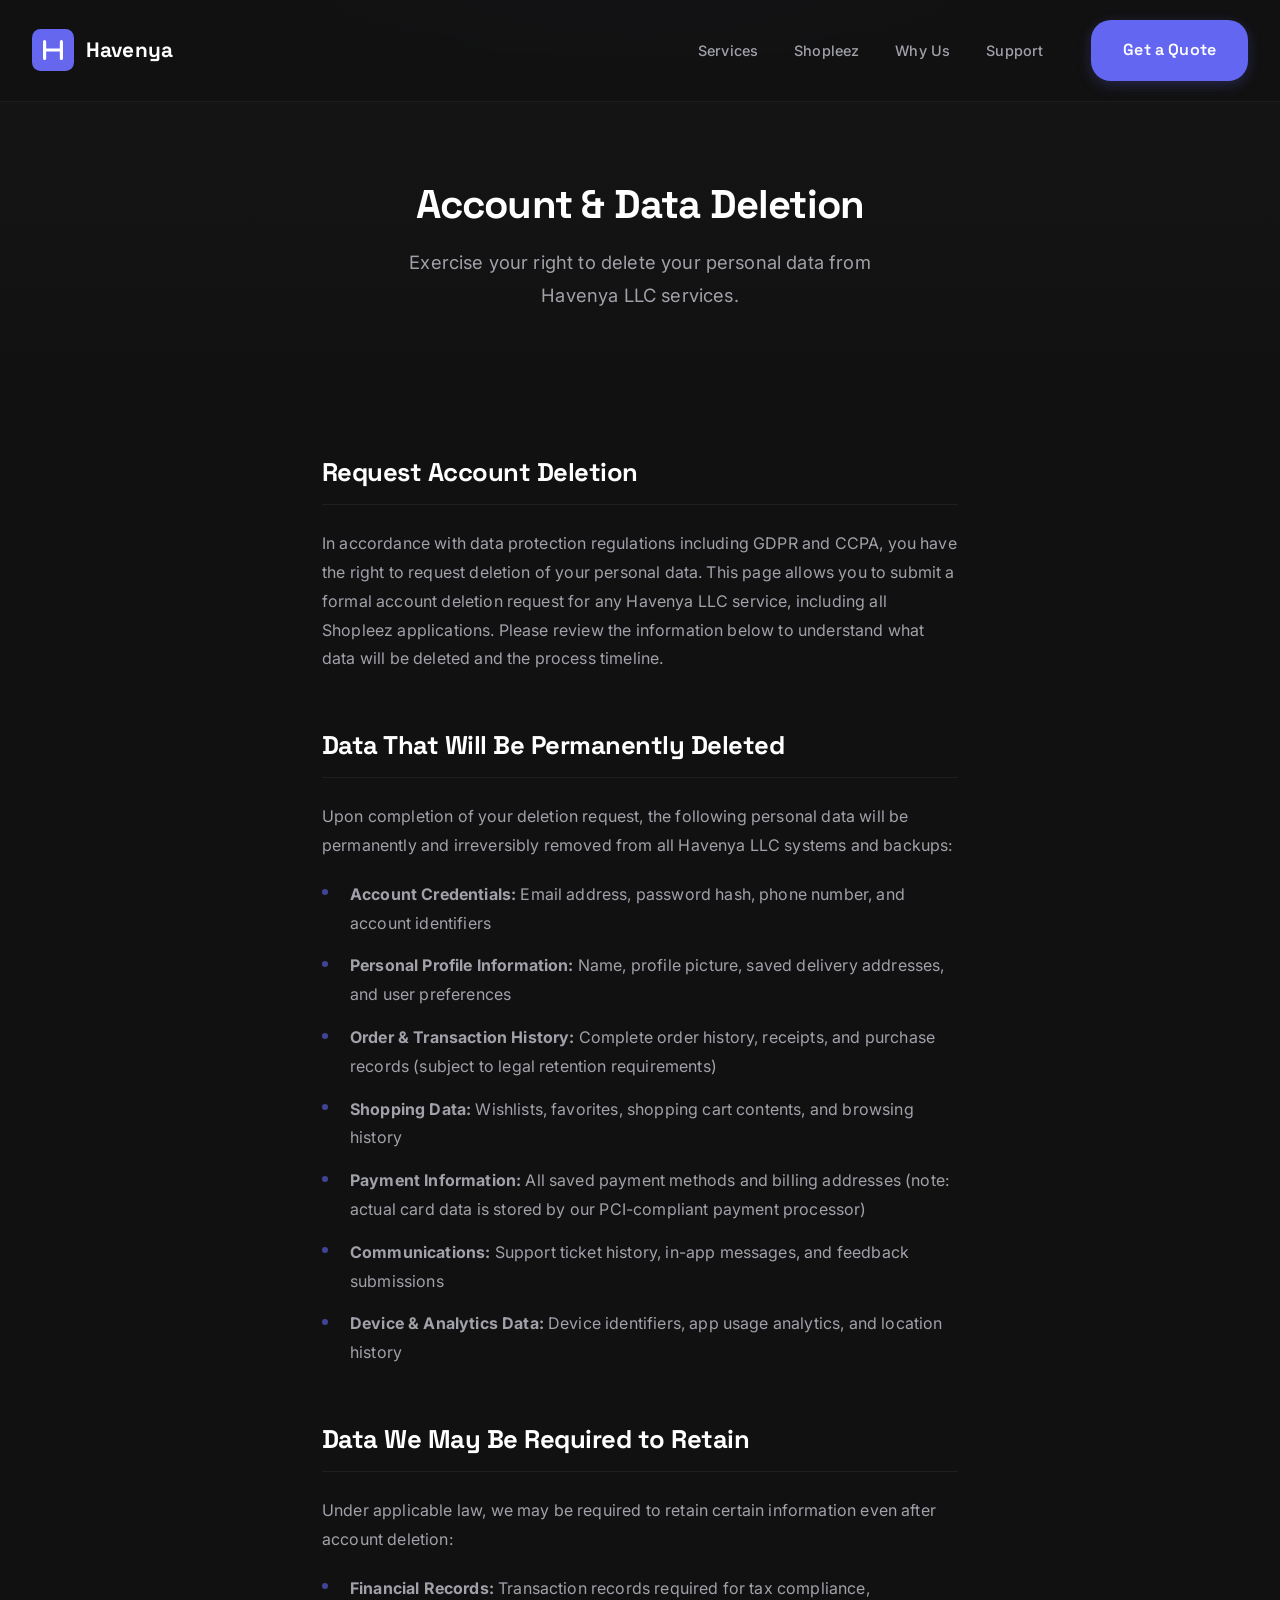
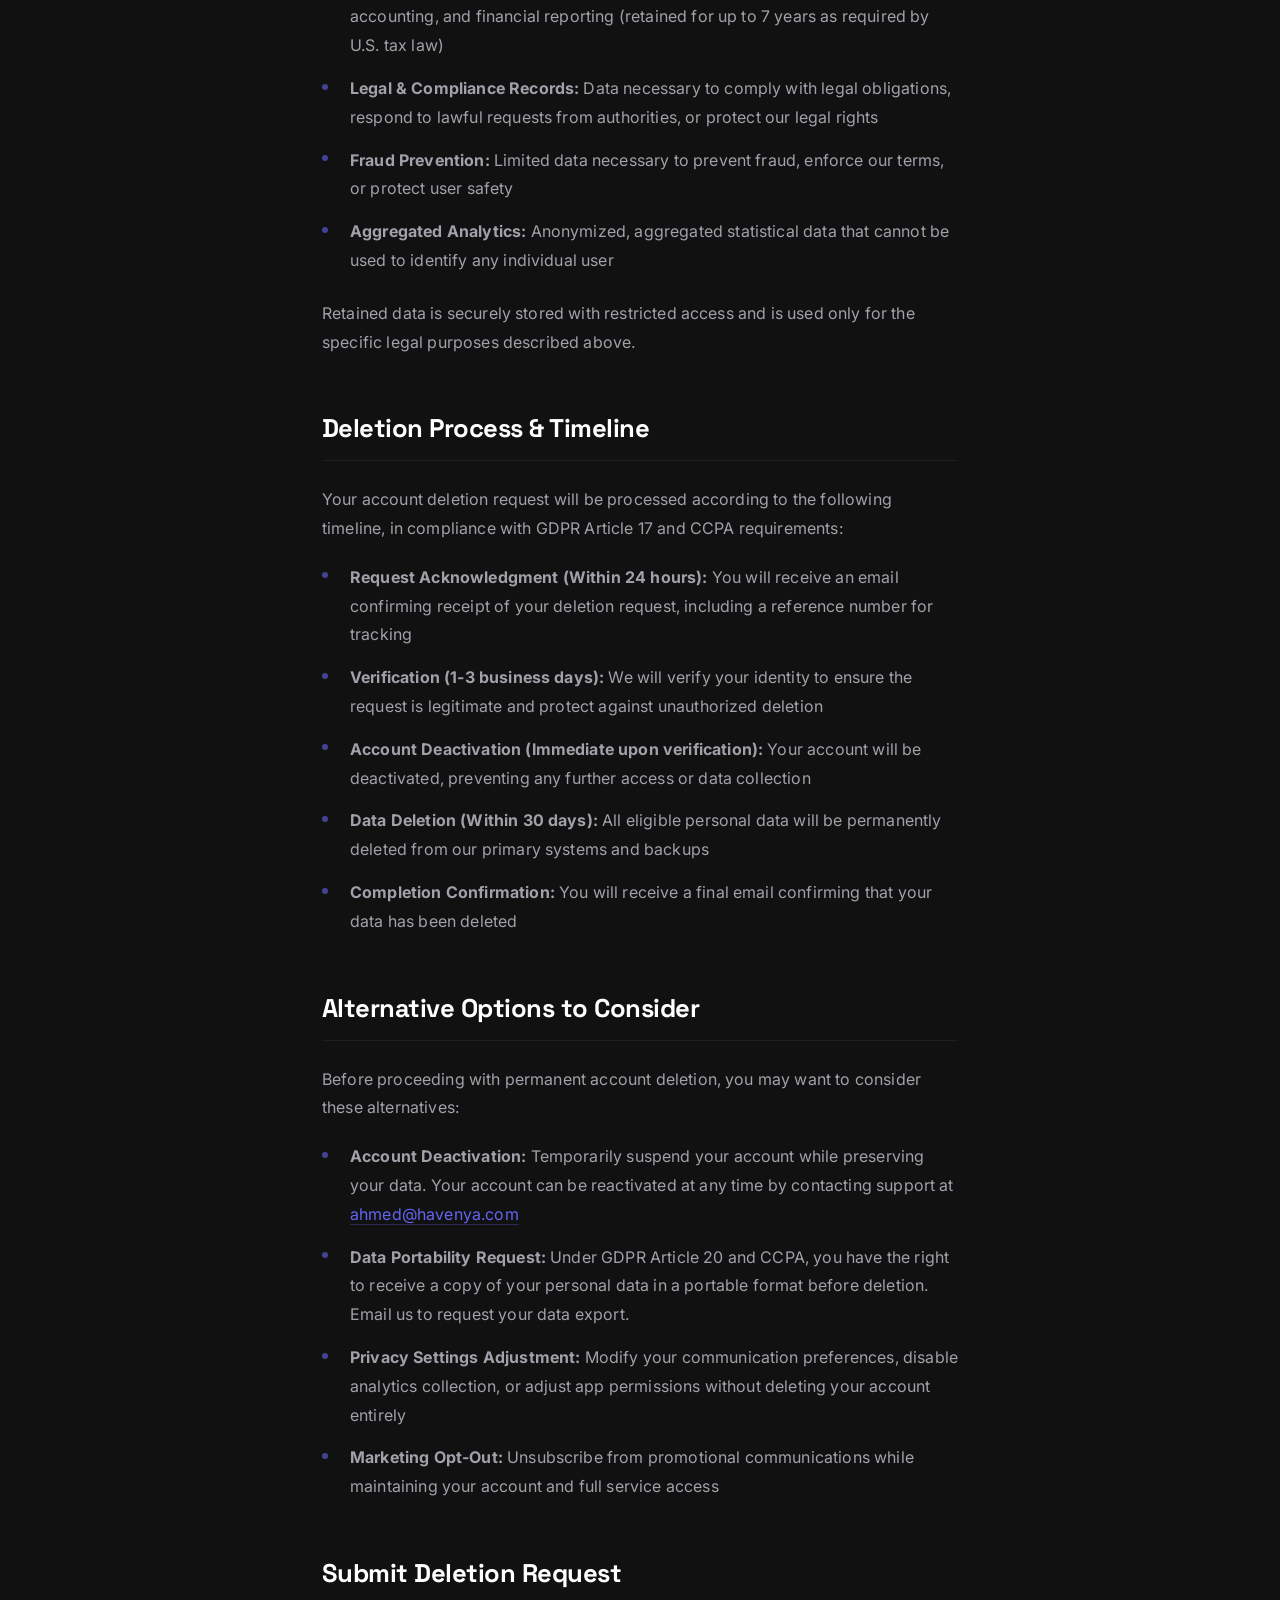
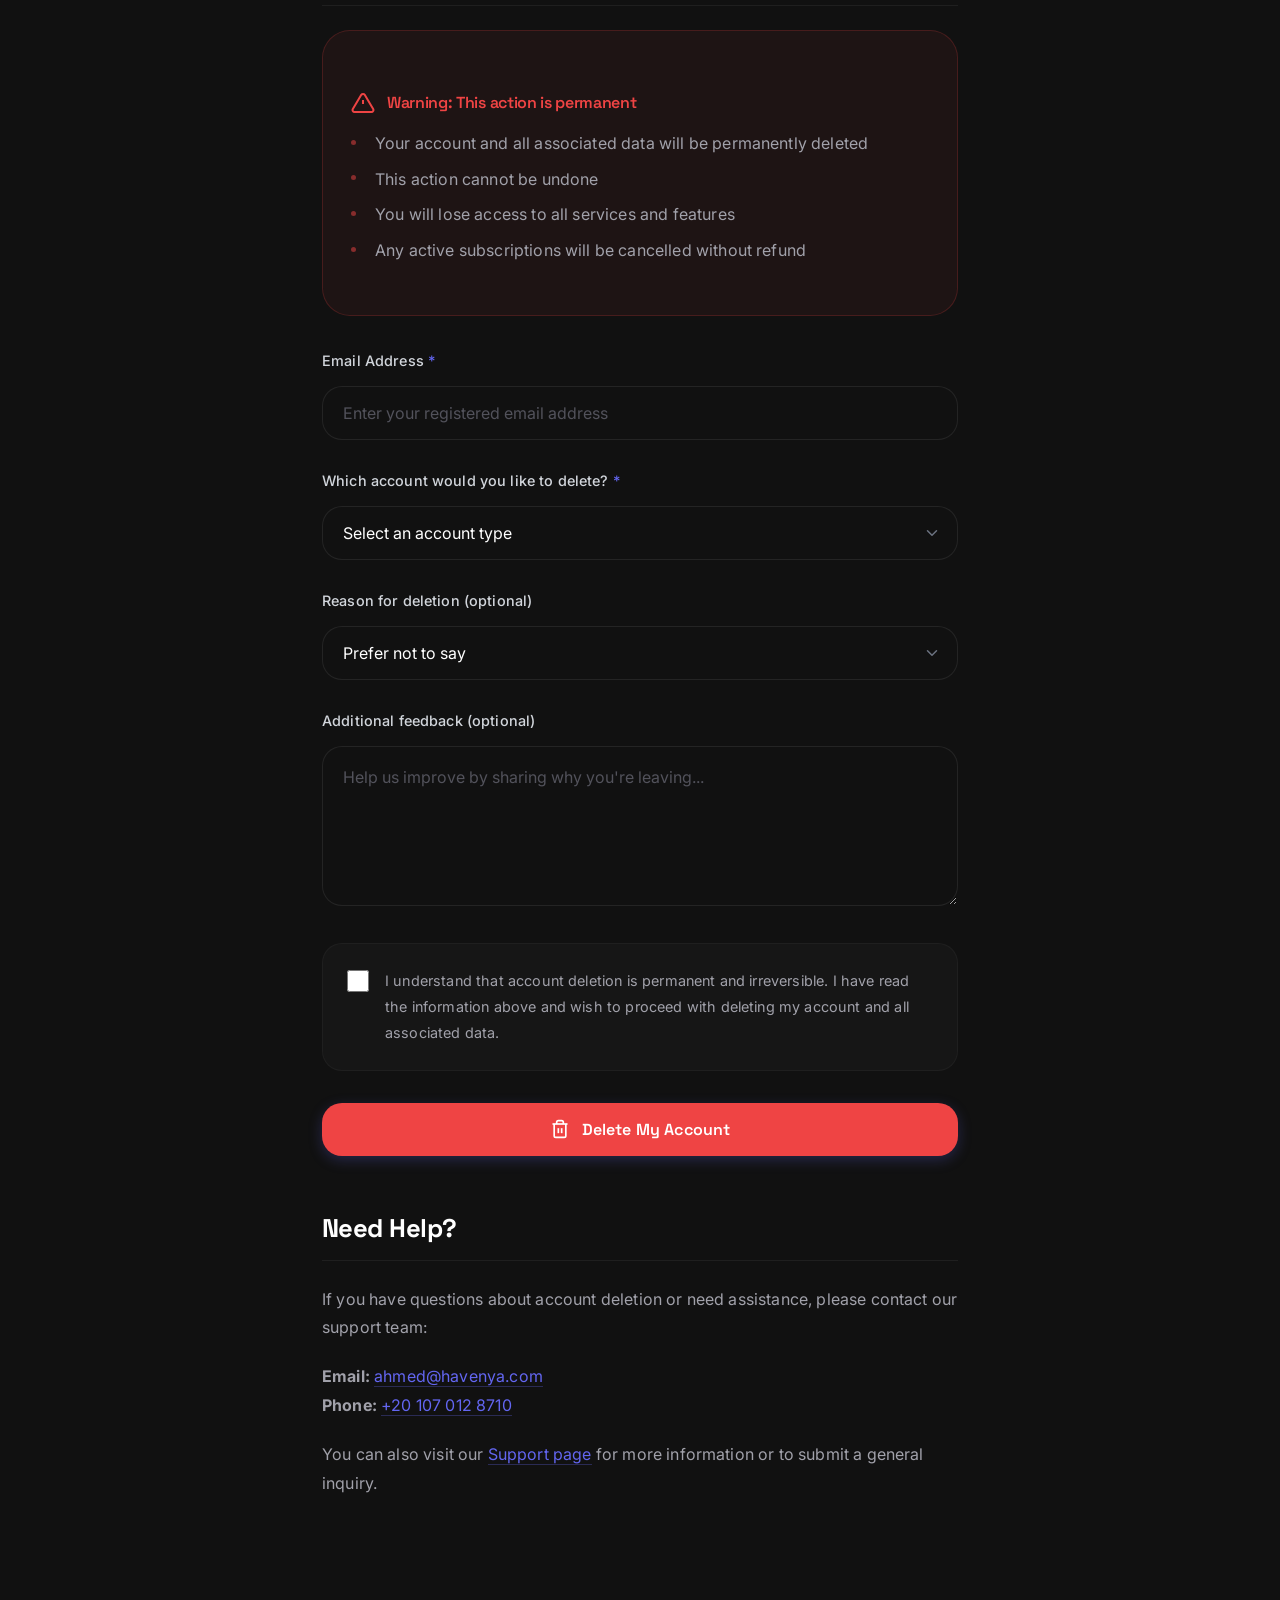
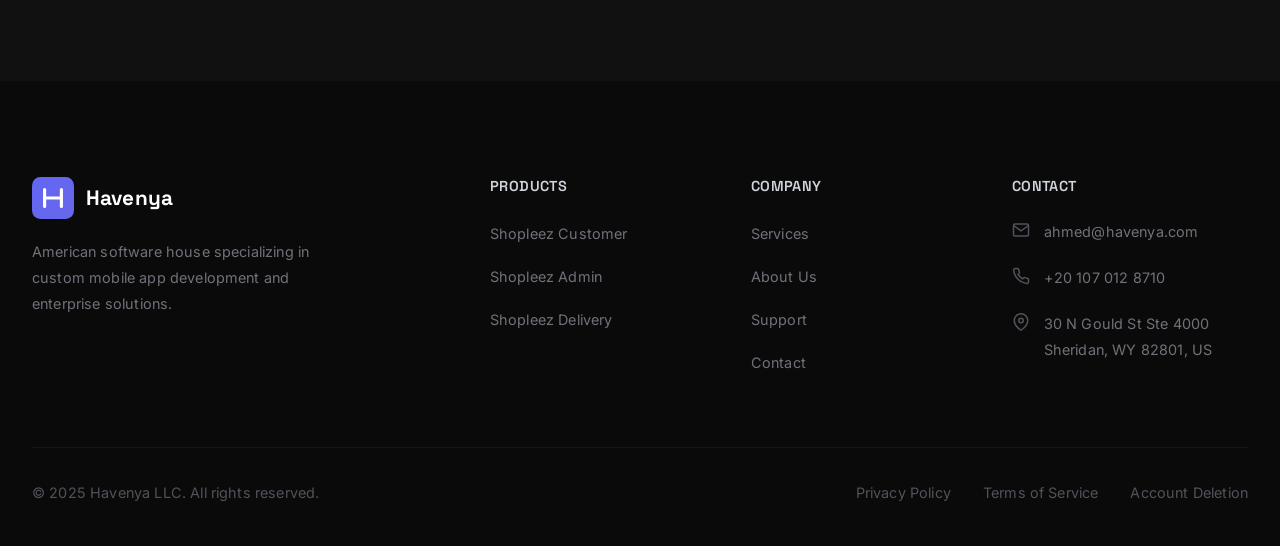
<file: account-deletion.html>
<!DOCTYPE html>
<html lang="en">
<head>
  <meta charset="UTF-8">
  <meta name="viewport" content="width=device-width, initial-scale=1.0">
  <meta http-equiv="X-UA-Compatible" content="IE=edge">

  <!-- Primary Meta Tags -->
  <title>Account Deletion - Havenya LLC</title>
  <meta name="title" content="Account Deletion - Havenya LLC">
  <meta name="description" content="Request deletion of your Havenya or Shopleez account. Learn what data will be deleted and how to submit your request.">
  <meta name="robots" content="index, follow">

  <!-- Open Graph / Facebook -->
  <meta property="og:type" content="website">
  <meta property="og:url" content="https://havenya.com/account-deletion.html">
  <meta property="og:title" content="Account Deletion - Havenya LLC">
  <meta property="og:description" content="Request deletion of your Havenya or Shopleez account.">

  <!-- Favicon -->
  <link rel="icon" type="image/svg+xml" href="data:image/svg+xml,<svg xmlns='http://www.w3.org/2000/svg' viewBox='0 0 100 100'><text y='.9em' font-size='90'>H</text></svg>">

  <!-- Fonts -->
  <link rel="preconnect" href="https://fonts.googleapis.com">
  <link rel="preconnect" href="https://fonts.gstatic.com" crossorigin>
  <link href="https://fonts.googleapis.com/css2?family=Inter:wght@400;500;600&family=Space+Grotesk:wght@500;600;700&display=swap" rel="stylesheet">

  <!-- Stylesheets -->
  <link rel="stylesheet" href="css/styles.css">
  <link rel="stylesheet" href="css/responsive.css">
</head>
<body>
  <!-- Navigation -->
  <nav class="navbar" role="navigation" aria-label="Main navigation">
    <div class="container">
      <a href="/" class="navbar-logo" aria-label="Havenya Home">
        <svg viewBox="0 0 40 40" fill="none" xmlns="http://www.w3.org/2000/svg" aria-hidden="true">
          <rect width="40" height="40" rx="8" fill="url(#logo-gradient)"/>
          <path d="M12 12V28M12 20H28M28 12V28" stroke="white" stroke-width="3" stroke-linecap="round"/>
          <defs>
            <linearGradient id="logo-gradient" x1="0" y1="0" x2="40" y2="40">
              <stop stop-color="#6366f1"/>
              <stop offset="1" stop-color="#f59e0b"/>
            </linearGradient>
          </defs>
        </svg>
        Havenya
      </a>

      <button class="navbar-toggle" aria-label="Toggle menu" aria-expanded="false">
        <span></span>
        <span></span>
        <span></span>
      </button>

      <div class="navbar-menu">
        <ul class="navbar-links">
          <li><a href="index.html#services" class="navbar-link">Services</a></li>
          <li><a href="index.html#shopleez" class="navbar-link">Shopleez</a></li>
          <li><a href="index.html#why-havenya" class="navbar-link">Why Us</a></li>
          <li><a href="support.html" class="navbar-link">Support</a></li>
        </ul>
        <a href="support.html#contact-form" class="btn btn-primary">Get a Quote</a>
      </div>
    </div>
  </nav>

  <!-- Page Header -->
  <header class="page-header">
    <div class="container">
      <h1>Account &amp; Data Deletion</h1>
      <p>Exercise your right to delete your personal data from Havenya LLC services.</p>
    </div>
  </header>

  <!-- Content -->
  <main class="content-page">
    <div class="container" style="max-width: 700px;">
      <section class="content-section">
        <h2>Request Account Deletion</h2>
        <p>In accordance with data protection regulations including GDPR and CCPA, you have the right to request deletion of your personal data. This page allows you to submit a formal account deletion request for any Havenya LLC service, including all Shopleez applications. Please review the information below to understand what data will be deleted and the process timeline.</p>
      </section>

      <section class="content-section">
        <h2>Data That Will Be Permanently Deleted</h2>
        <p>Upon completion of your deletion request, the following personal data will be permanently and irreversibly removed from all Havenya LLC systems and backups:</p>
        <ul>
          <li><strong>Account Credentials:</strong> Email address, password hash, phone number, and account identifiers</li>
          <li><strong>Personal Profile Information:</strong> Name, profile picture, saved delivery addresses, and user preferences</li>
          <li><strong>Order &amp; Transaction History:</strong> Complete order history, receipts, and purchase records (subject to legal retention requirements)</li>
          <li><strong>Shopping Data:</strong> Wishlists, favorites, shopping cart contents, and browsing history</li>
          <li><strong>Payment Information:</strong> All saved payment methods and billing addresses (note: actual card data is stored by our PCI-compliant payment processor)</li>
          <li><strong>Communications:</strong> Support ticket history, in-app messages, and feedback submissions</li>
          <li><strong>Device &amp; Analytics Data:</strong> Device identifiers, app usage analytics, and location history</li>
        </ul>
      </section>

      <section class="content-section">
        <h2>Data We May Be Required to Retain</h2>
        <p>Under applicable law, we may be required to retain certain information even after account deletion:</p>
        <ul>
          <li><strong>Financial Records:</strong> Transaction records required for tax compliance, accounting, and financial reporting (retained for up to 7 years as required by U.S. tax law)</li>
          <li><strong>Legal &amp; Compliance Records:</strong> Data necessary to comply with legal obligations, respond to lawful requests from authorities, or protect our legal rights</li>
          <li><strong>Fraud Prevention:</strong> Limited data necessary to prevent fraud, enforce our terms, or protect user safety</li>
          <li><strong>Aggregated Analytics:</strong> Anonymized, aggregated statistical data that cannot be used to identify any individual user</li>
        </ul>
        <p>Retained data is securely stored with restricted access and is used only for the specific legal purposes described above.</p>
      </section>

      <section class="content-section">
        <h2>Deletion Process &amp; Timeline</h2>
        <p>Your account deletion request will be processed according to the following timeline, in compliance with GDPR Article 17 and CCPA requirements:</p>
        <ul>
          <li><strong>Request Acknowledgment (Within 24 hours):</strong> You will receive an email confirming receipt of your deletion request, including a reference number for tracking</li>
          <li><strong>Verification (1-3 business days):</strong> We will verify your identity to ensure the request is legitimate and protect against unauthorized deletion</li>
          <li><strong>Account Deactivation (Immediate upon verification):</strong> Your account will be deactivated, preventing any further access or data collection</li>
          <li><strong>Data Deletion (Within 30 days):</strong> All eligible personal data will be permanently deleted from our primary systems and backups</li>
          <li><strong>Completion Confirmation:</strong> You will receive a final email confirming that your data has been deleted</li>
        </ul>
      </section>

      <section class="content-section">
        <h2>Alternative Options to Consider</h2>
        <p>Before proceeding with permanent account deletion, you may want to consider these alternatives:</p>
        <ul>
          <li><strong>Account Deactivation:</strong> Temporarily suspend your account while preserving your data. Your account can be reactivated at any time by contacting support at <a href="mailto:ahmed@havenya.com">ahmed@havenya.com</a></li>
          <li><strong>Data Portability Request:</strong> Under GDPR Article 20 and CCPA, you have the right to receive a copy of your personal data in a portable format before deletion. Email us to request your data export.</li>
          <li><strong>Privacy Settings Adjustment:</strong> Modify your communication preferences, disable analytics collection, or adjust app permissions without deleting your account entirely</li>
          <li><strong>Marketing Opt-Out:</strong> Unsubscribe from promotional communications while maintaining your account and full service access</li>
        </ul>
      </section>

      <!-- Deletion Request Form -->
      <section class="content-section">
        <h2>Submit Deletion Request</h2>

        <div class="form-success" id="deletion-success">
          <svg viewBox="0 0 24 24" fill="none" stroke="currentColor" stroke-width="2" style="width: 48px; height: 48px; margin: 0 auto 1rem;">
            <path d="M22 11.08V12a10 10 0 1 1-5.93-9.14"/>
            <polyline points="22 4 12 14.01 9 11.01"/>
          </svg>
          <h3>Request Submitted Successfully</h3>
          <p>We've received your account deletion request. You'll receive a confirmation email within 24 hours. Your data will be permanently deleted within 30 days.</p>
        </div>

        <form id="deletion-form" name="account-deletion" method="POST" data-netlify="true" netlify-honeypot="bot-field">
          <input type="hidden" name="form-name" value="account-deletion">
          <p class="hidden" style="display:none;"><label>Don't fill this out: <input name="bot-field"></label></p>
          <input type="hidden" name="form_type" value="account_deletion">

          <div class="deletion-warning">
            <h3>
              <svg viewBox="0 0 24 24" fill="none" stroke="currentColor" stroke-width="2" style="width: 24px; height: 24px;" aria-hidden="true">
                <path d="M10.29 3.86L1.82 18a2 2 0 0 0 1.71 3h16.94a2 2 0 0 0 1.71-3L13.71 3.86a2 2 0 0 0-3.42 0z"/>
                <line x1="12" y1="9" x2="12" y2="13"/><line x1="12" y1="17" x2="12.01" y2="17"/>
              </svg>
              Warning: This action is permanent
            </h3>
            <ul>
              <li>Your account and all associated data will be permanently deleted</li>
              <li>This action cannot be undone</li>
              <li>You will lose access to all services and features</li>
              <li>Any active subscriptions will be cancelled without refund</li>
            </ul>
          </div>

          <div class="form-group">
            <label for="deletion-email" class="form-label required">Email Address</label>
            <input type="email" id="deletion-email" name="email" class="form-input" placeholder="Enter your registered email address" required>
            <span class="form-error">Please enter your registered email address</span>
          </div>

          <div class="form-group">
            <label for="deletion-app" class="form-label required">Which account would you like to delete?</label>
            <select id="deletion-app" name="account_type" class="form-select" required>
              <option value="" disabled selected>Select an account type</option>
              <option value="shopleez-customer">Shopleez Customer App</option>
              <option value="shopleez-admin">Shopleez Admin App</option>
              <option value="shopleez-delivery">Shopleez Delivery App</option>
              <option value="all-shopleez">All Shopleez Apps</option>
              <option value="havenya-account">Havenya Client Account</option>
            </select>
            <span class="form-error">Please select an account type</span>
          </div>

          <div class="form-group">
            <label for="deletion-reason" class="form-label">Reason for deletion (optional)</label>
            <select id="deletion-reason" name="reason" class="form-select">
              <option value="" selected>Prefer not to say</option>
              <option value="no-longer-use">I no longer use the service</option>
              <option value="privacy-concerns">Privacy concerns</option>
              <option value="found-alternative">Found a better alternative</option>
              <option value="too-many-emails">Receiving too many emails</option>
              <option value="difficult-to-use">App is difficult to use</option>
              <option value="other">Other reason</option>
            </select>
          </div>

          <div class="form-group">
            <label for="deletion-feedback" class="form-label">Additional feedback (optional)</label>
            <textarea id="deletion-feedback" name="feedback" class="form-textarea" placeholder="Help us improve by sharing why you're leaving..."></textarea>
          </div>

          <div class="deletion-checkbox">
            <input type="checkbox" id="confirm-deletion" name="confirm" required>
            <label for="confirm-deletion">I understand that account deletion is permanent and irreversible. I have read the information above and wish to proceed with deleting my account and all associated data.</label>
          </div>

          <button type="submit" class="btn btn-primary" style="width: 100%; background: var(--color-error);">
            <svg viewBox="0 0 24 24" fill="none" stroke="currentColor" stroke-width="2" style="width: 20px; height: 20px;" aria-hidden="true">
              <polyline points="3 6 5 6 21 6"/><path d="M19 6v14a2 2 0 0 1-2 2H7a2 2 0 0 1-2-2V6m3 0V4a2 2 0 0 1 2-2h4a2 2 0 0 1 2 2v2"/>
              <line x1="10" y1="11" x2="10" y2="17"/><line x1="14" y1="11" x2="14" y2="17"/>
            </svg>
            Delete My Account
          </button>
        </form>
      </section>

      <section class="content-section">
        <h2>Need Help?</h2>
        <p>If you have questions about account deletion or need assistance, please contact our support team:</p>
        <p>
          <strong>Email:</strong> <a href="mailto:ahmed@havenya.com">ahmed@havenya.com</a><br>
          <strong>Phone:</strong> <a href="tel:+201070128710">+20 107 012 8710</a>
        </p>
        <p>You can also visit our <a href="support.html">Support page</a> for more information or to submit a general inquiry.</p>
      </section>
    </div>
  </main>

  <!-- Footer -->
  <footer class="footer" role="contentinfo">
    <div class="container">
      <div class="footer-grid">
        <div class="footer-brand">
          <a href="/" class="navbar-logo">
            <svg viewBox="0 0 40 40" fill="none" xmlns="http://www.w3.org/2000/svg" aria-hidden="true">
              <rect width="40" height="40" rx="8" fill="url(#footer-logo-gradient5)"/>
              <path d="M12 12V28M12 20H28M28 12V28" stroke="white" stroke-width="3" stroke-linecap="round"/>
              <defs>
                <linearGradient id="footer-logo-gradient5" x1="0" y1="0" x2="40" y2="40">
                  <stop stop-color="#6366f1"/>
                  <stop offset="1" stop-color="#f59e0b"/>
                </linearGradient>
              </defs>
            </svg>
            Havenya
          </a>
          <p>American software house specializing in custom mobile app development and enterprise solutions.</p>
        </div>

        <div class="footer-column">
          <h4>Products</h4>
          <ul class="footer-links">
            <li><a href="index.html#shopleez">Shopleez Customer</a></li>
            <li><a href="index.html#shopleez">Shopleez Admin</a></li>
            <li><a href="index.html#shopleez">Shopleez Delivery</a></li>
          </ul>
        </div>

        <div class="footer-column">
          <h4>Company</h4>
          <ul class="footer-links">
            <li><a href="index.html#services">Services</a></li>
            <li><a href="index.html#why-havenya">About Us</a></li>
            <li><a href="support.html">Support</a></li>
            <li><a href="support.html#contact-form">Contact</a></li>
          </ul>
        </div>

        <div class="footer-column">
          <h4>Contact</h4>
          <div class="footer-contact-item">
            <svg viewBox="0 0 24 24" fill="none" stroke="currentColor" stroke-width="2" aria-hidden="true">
              <path d="M4 4h16c1.1 0 2 .9 2 2v12c0 1.1-.9 2-2 2H4c-1.1 0-2-.9-2-2V6c0-1.1.9-2 2-2z"/>
              <polyline points="22,6 12,13 2,6"/>
            </svg>
            <a href="mailto:ahmed@havenya.com">ahmed@havenya.com</a>
          </div>
          <div class="footer-contact-item">
            <svg viewBox="0 0 24 24" fill="none" stroke="currentColor" stroke-width="2" aria-hidden="true">
              <path d="M22 16.92v3a2 2 0 0 1-2.18 2 19.79 19.79 0 0 1-8.63-3.07 19.5 19.5 0 0 1-6-6 19.79 19.79 0 0 1-3.07-8.67A2 2 0 0 1 4.11 2h3a2 2 0 0 1 2 1.72 12.84 12.84 0 0 0 .7 2.81 2 2 0 0 1-.45 2.11L8.09 9.91a16 16 0 0 0 6 6l1.27-1.27a2 2 0 0 1 2.11-.45 12.84 12.84 0 0 0 2.81.7A2 2 0 0 1 22 16.92z"/>
            </svg>
            <a href="tel:+201070128710">+20 107 012 8710</a>
          </div>
          <div class="footer-contact-item">
            <svg viewBox="0 0 24 24" fill="none" stroke="currentColor" stroke-width="2" aria-hidden="true">
              <path d="M21 10c0 7-9 13-9 13s-9-6-9-13a9 9 0 0 1 18 0z"/>
              <circle cx="12" cy="10" r="3"/>
            </svg>
            <span>30 N Gould St Ste 4000<br>Sheridan, WY 82801, US</span>
          </div>
        </div>
      </div>

      <div class="footer-bottom">
        <p class="footer-copyright">&copy; 2025 Havenya LLC. All rights reserved.</p>
        <div class="footer-legal">
          <a href="privacy-policy.html">Privacy Policy</a>
          <a href="terms-of-service.html">Terms of Service</a>
          <a href="account-deletion.html">Account Deletion</a>
        </div>
      </div>
    </div>
  </footer>

  <!-- JavaScript -->
  <script src="js/main.js"></script>
</body>
</html>
</file>
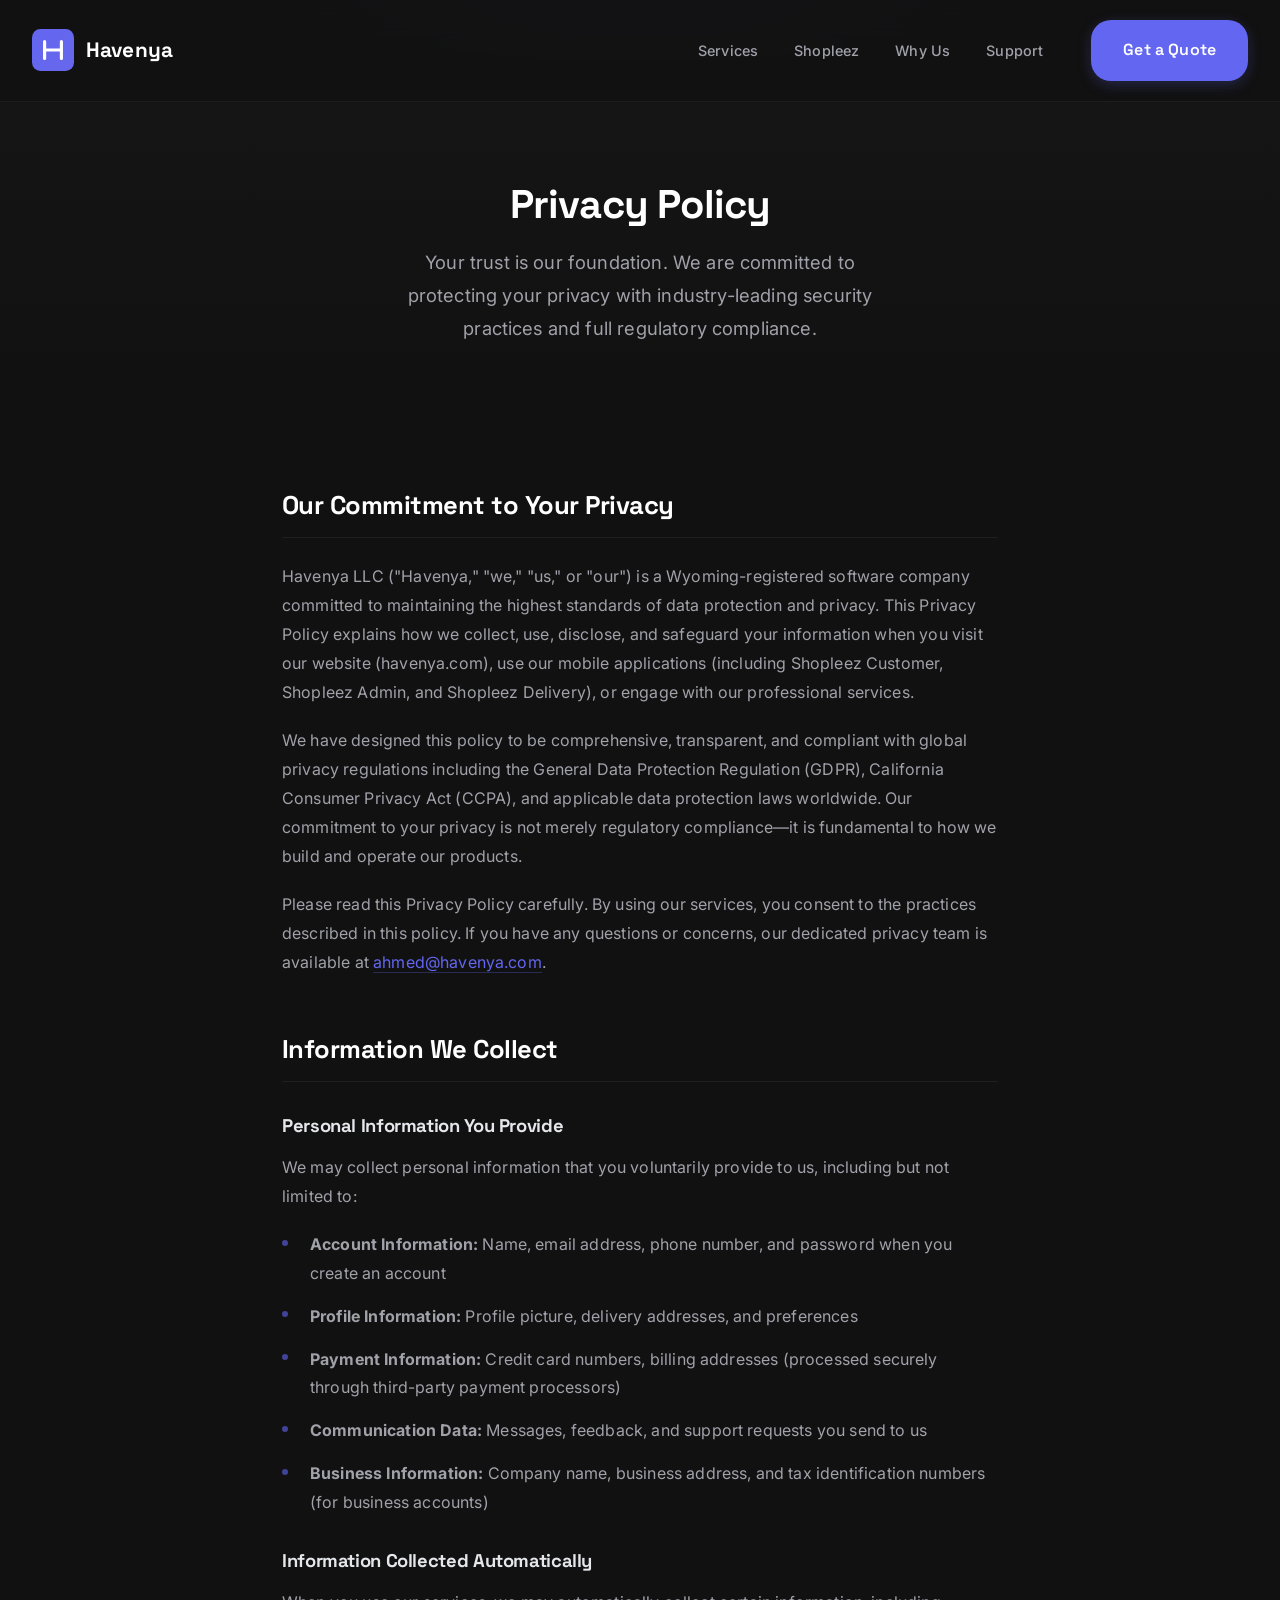
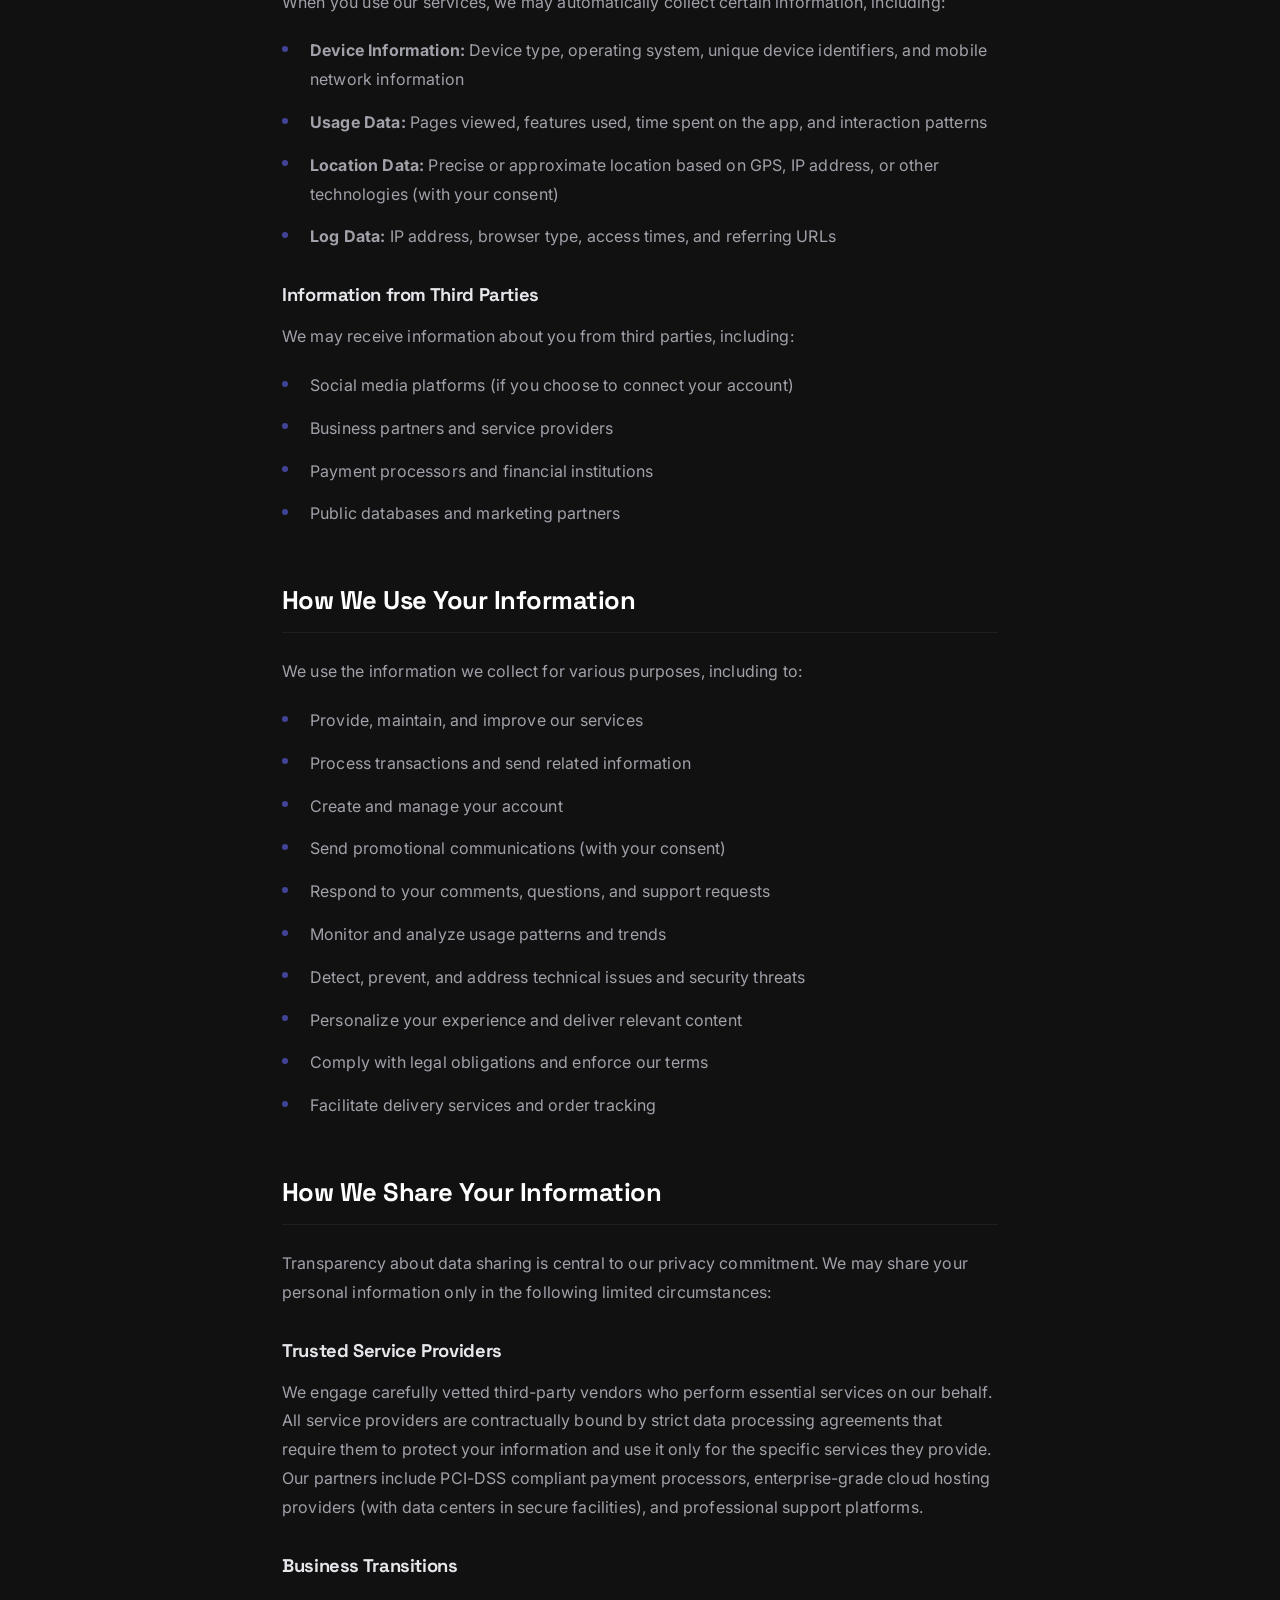
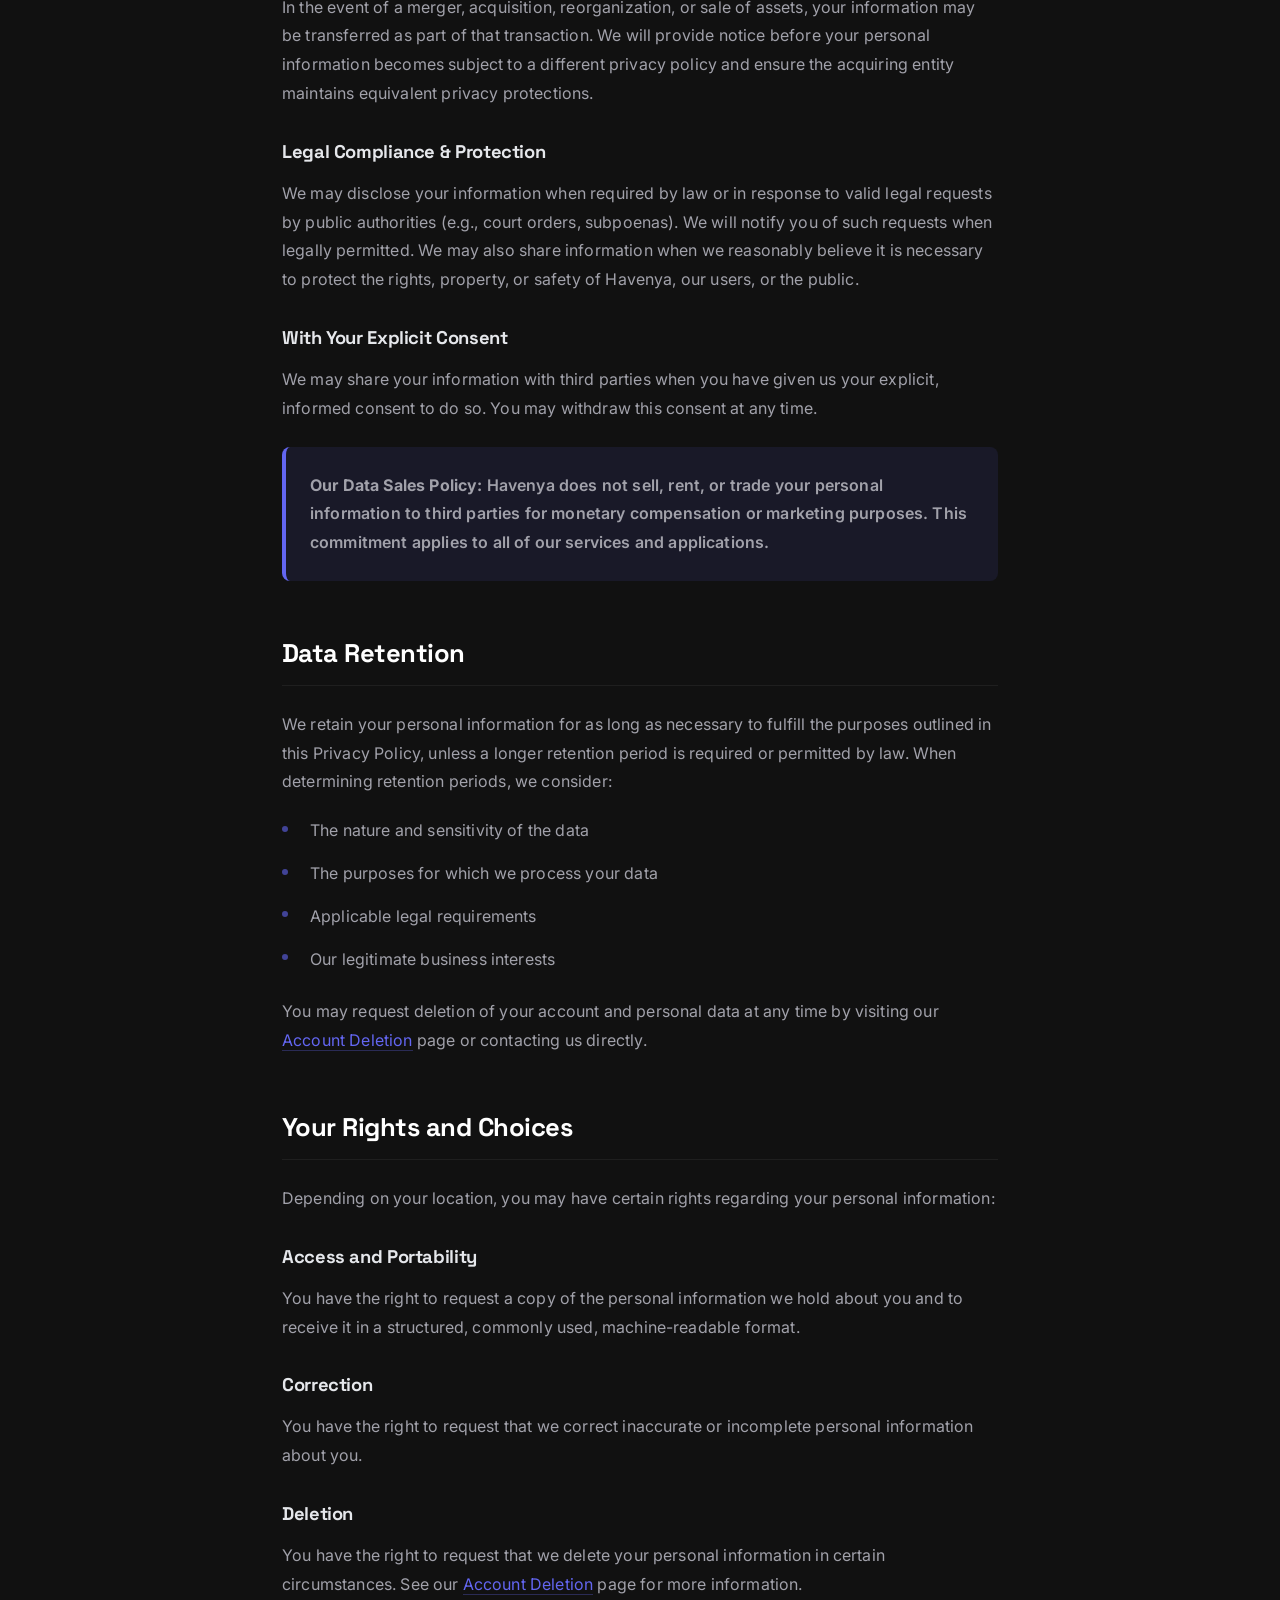
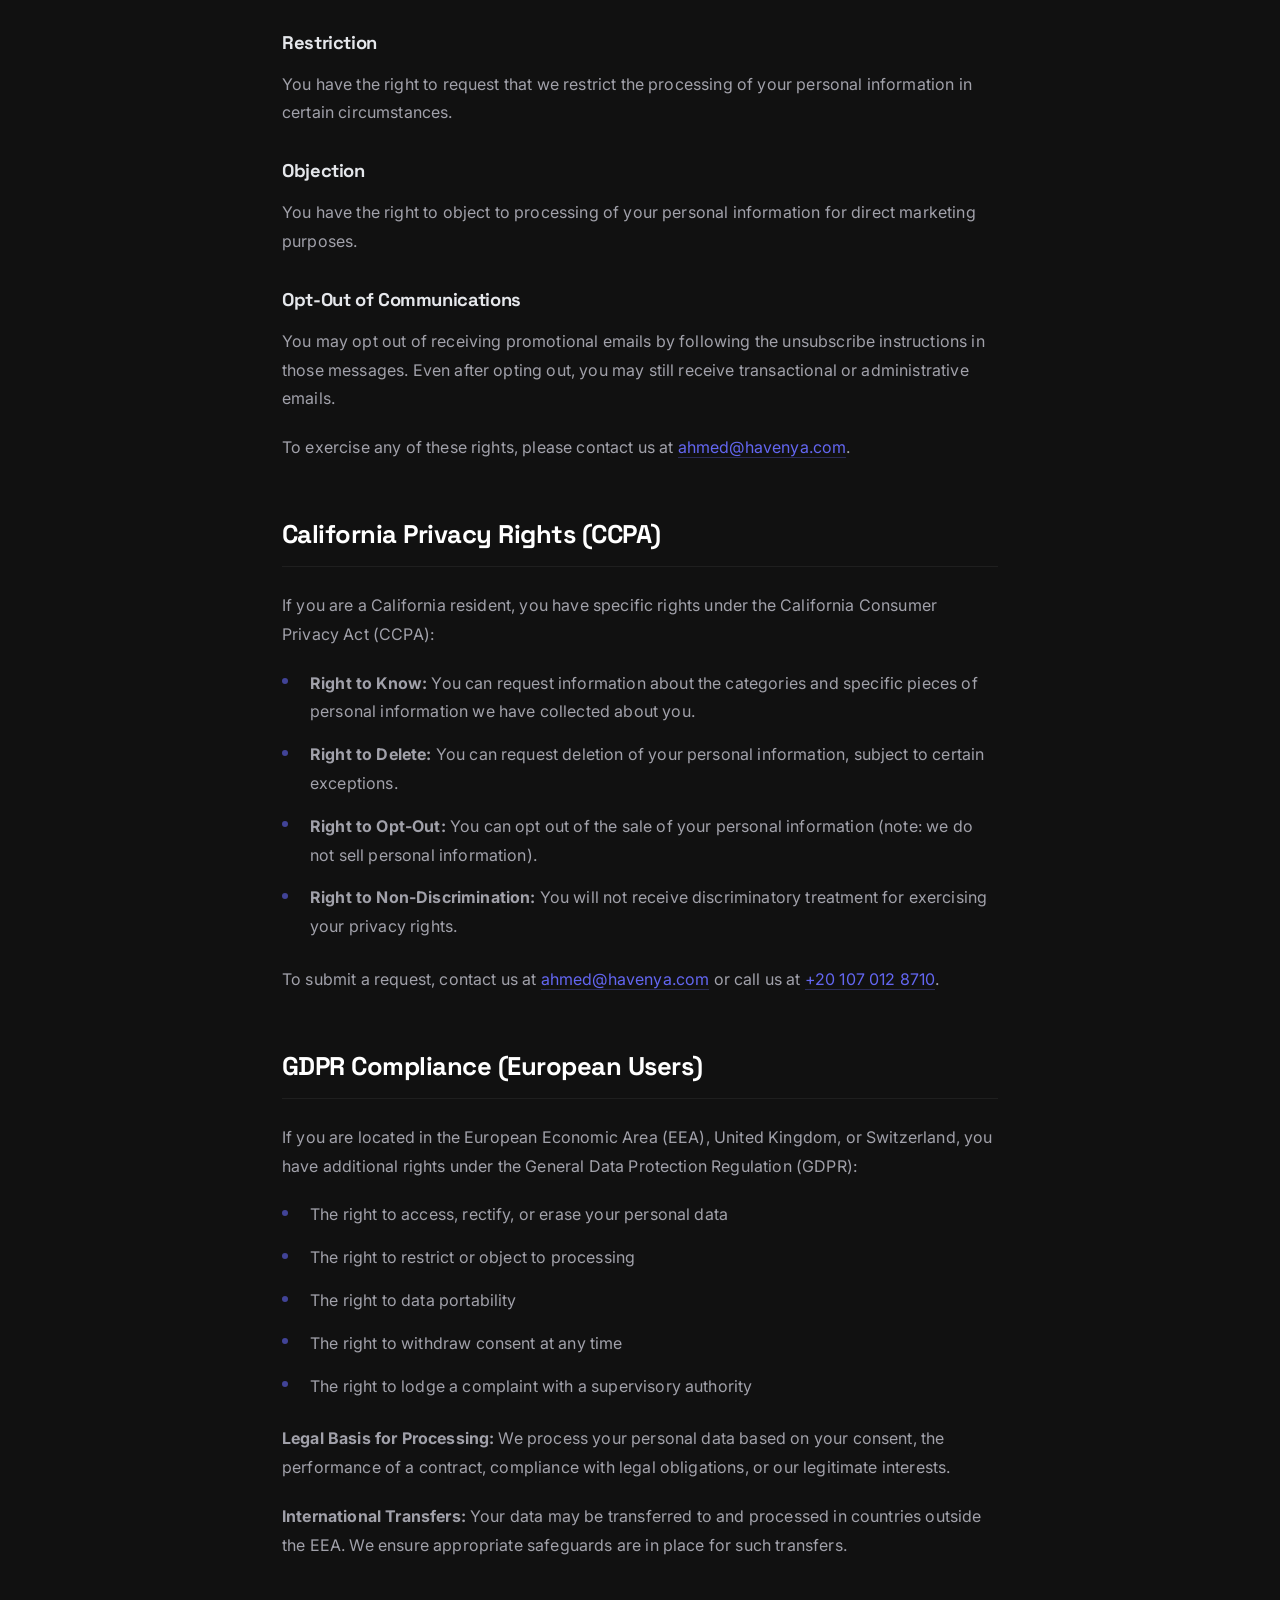
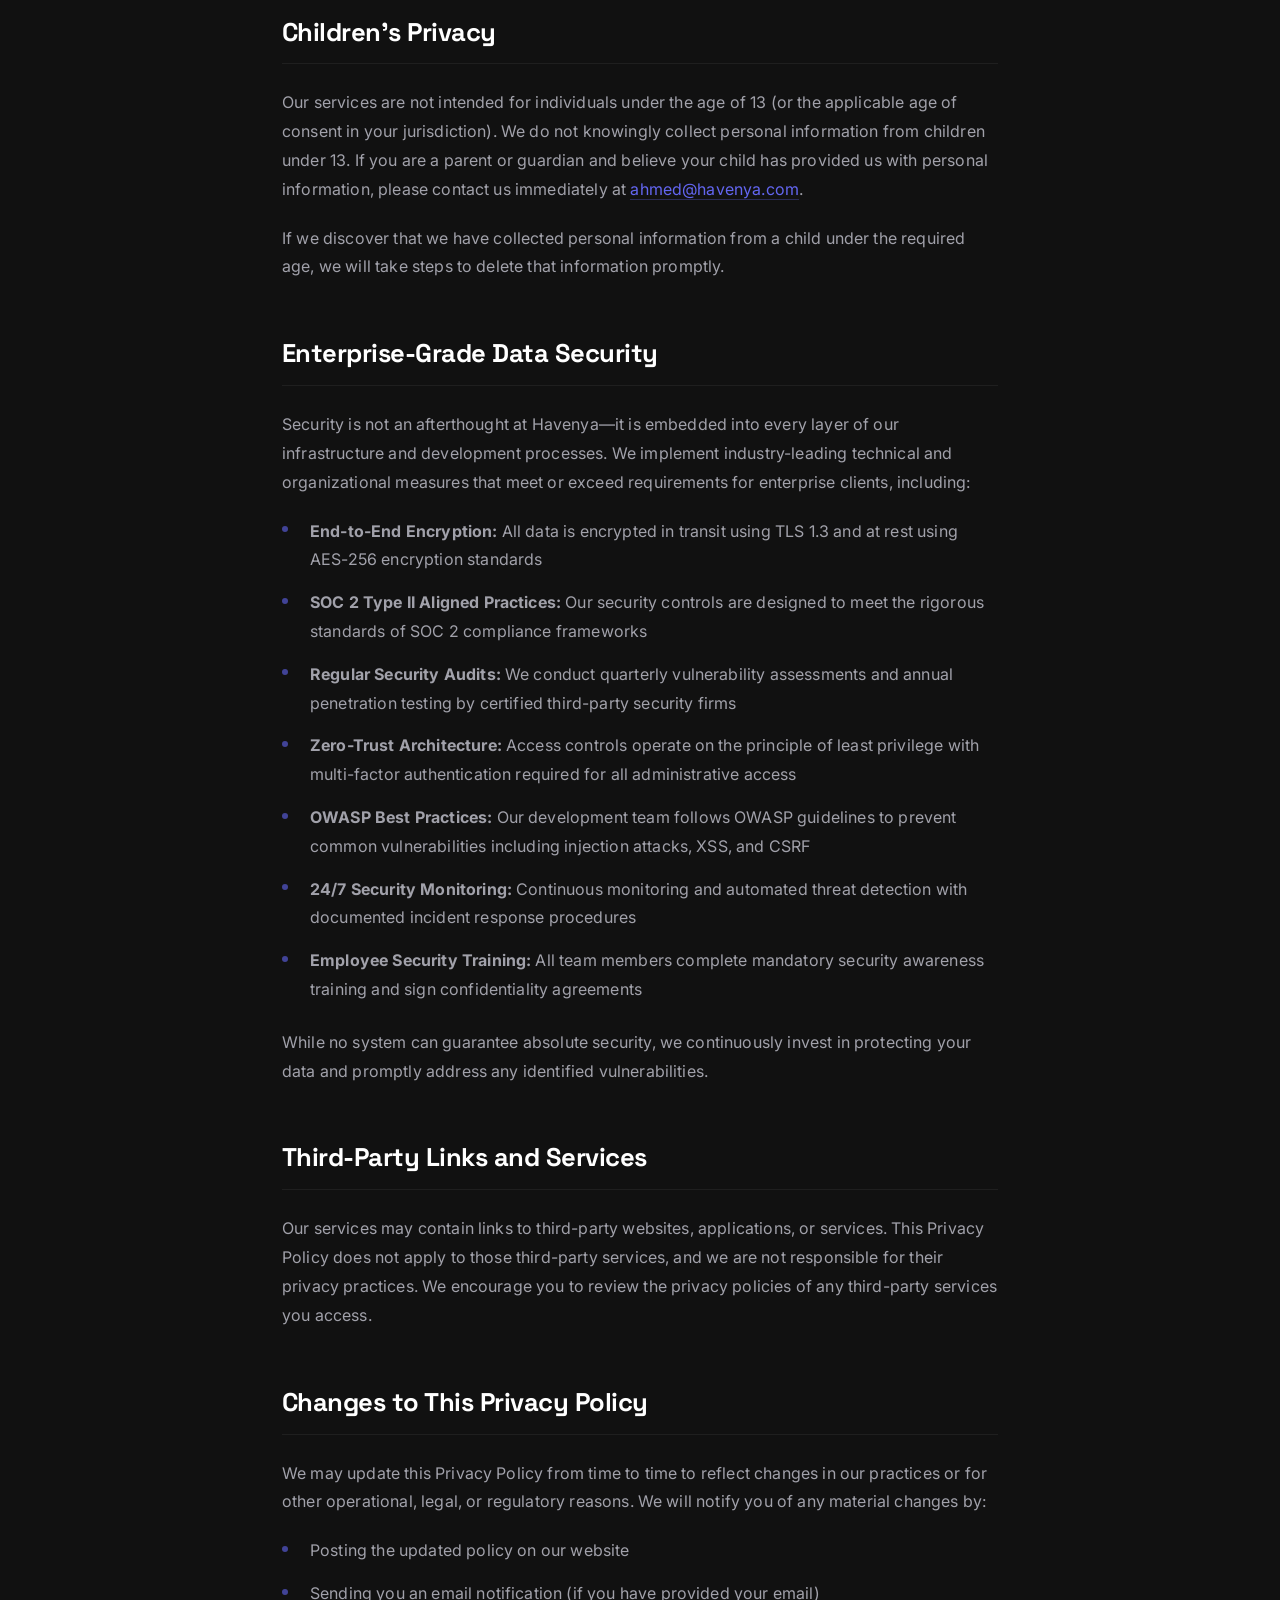
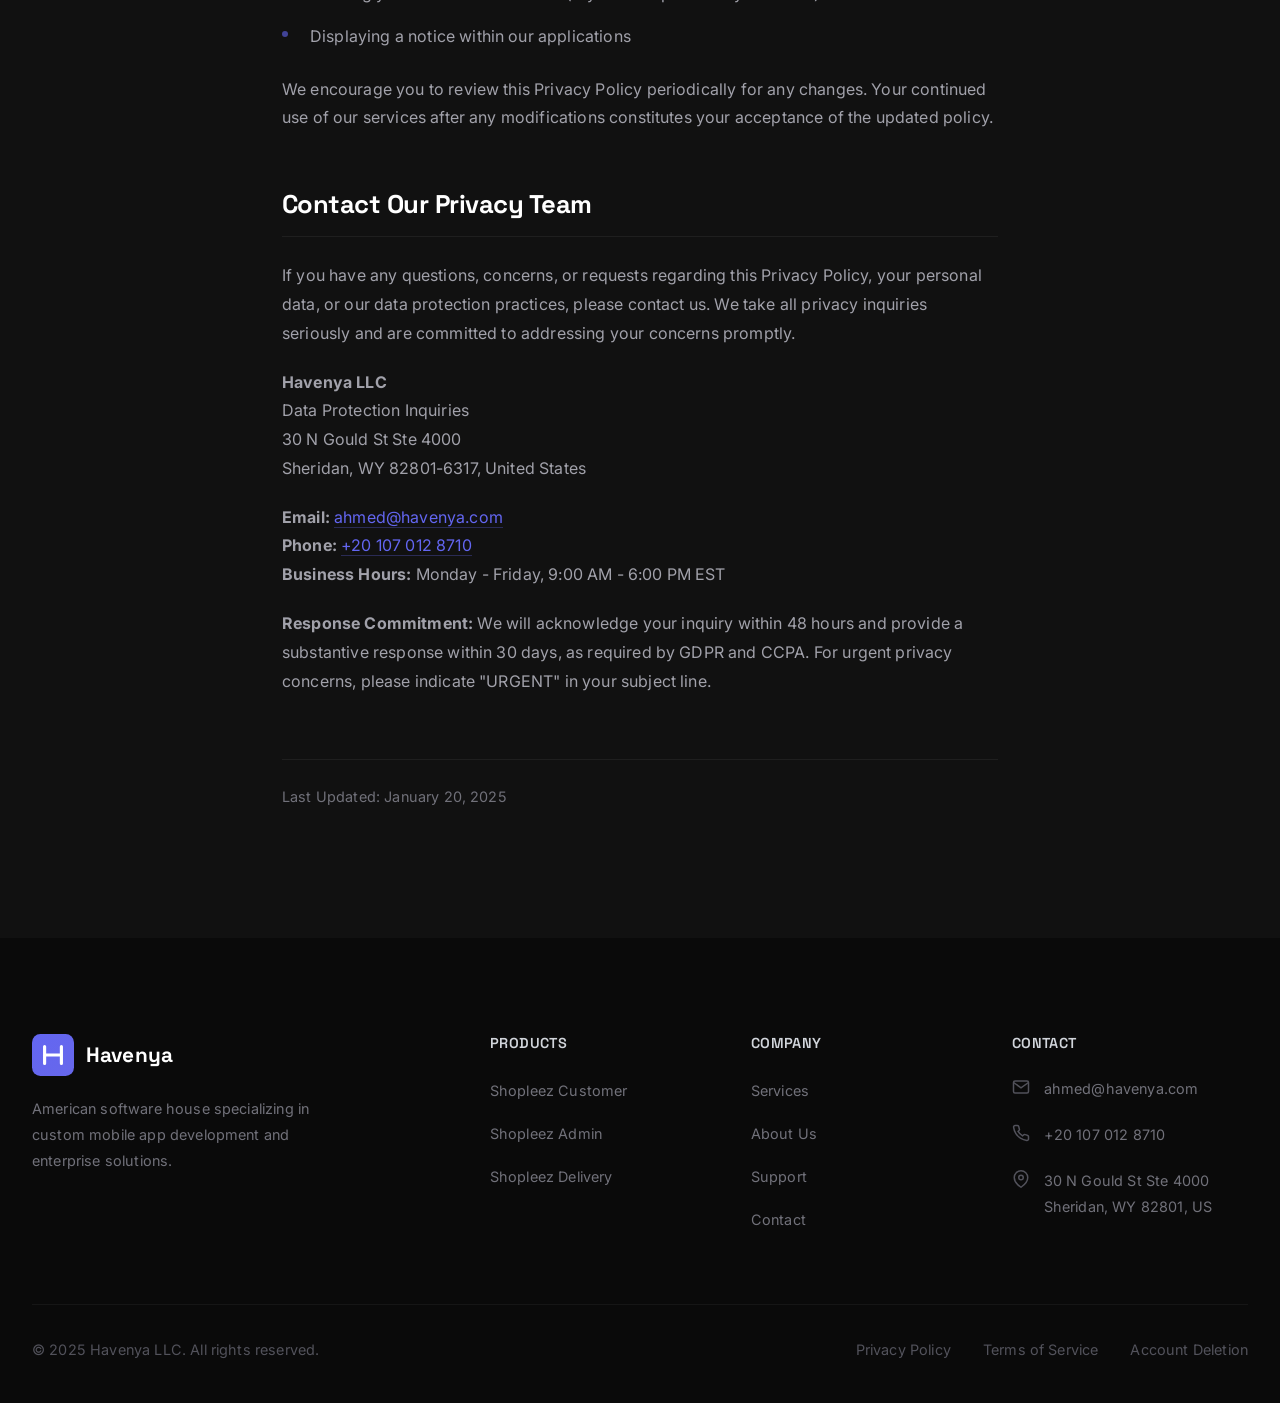
<file: privacy-policy.html>
<!DOCTYPE html>
<html lang="en">
<head>
  <meta charset="UTF-8">
  <meta name="viewport" content="width=device-width, initial-scale=1.0">
  <meta http-equiv="X-UA-Compatible" content="IE=edge">

  <!-- Primary Meta Tags -->
  <title>Privacy Policy - Havenya LLC</title>
  <meta name="title" content="Privacy Policy - Havenya LLC">
  <meta name="description" content="Read Havenya's Privacy Policy. Learn how we collect, use, and protect your personal information when you use our services and applications.">
  <meta name="robots" content="index, follow">

  <!-- Open Graph / Facebook -->
  <meta property="og:type" content="website">
  <meta property="og:url" content="https://havenya.com/privacy-policy.html">
  <meta property="og:title" content="Privacy Policy - Havenya LLC">
  <meta property="og:description" content="Read Havenya's Privacy Policy. Learn how we collect, use, and protect your personal information.">

  <!-- Favicon -->
  <link rel="icon" type="image/svg+xml" href="data:image/svg+xml,<svg xmlns='http://www.w3.org/2000/svg' viewBox='0 0 100 100'><text y='.9em' font-size='90'>H</text></svg>">

  <!-- Fonts -->
  <link rel="preconnect" href="https://fonts.googleapis.com">
  <link rel="preconnect" href="https://fonts.gstatic.com" crossorigin>
  <link href="https://fonts.googleapis.com/css2?family=Inter:wght@400;500;600&family=Space+Grotesk:wght@500;600;700&display=swap" rel="stylesheet">

  <!-- Stylesheets -->
  <link rel="stylesheet" href="css/styles.css">
  <link rel="stylesheet" href="css/responsive.css">
</head>
<body>
  <!-- Navigation -->
  <nav class="navbar" role="navigation" aria-label="Main navigation">
    <div class="container">
      <a href="/" class="navbar-logo" aria-label="Havenya Home">
        <svg viewBox="0 0 40 40" fill="none" xmlns="http://www.w3.org/2000/svg" aria-hidden="true">
          <rect width="40" height="40" rx="8" fill="url(#logo-gradient)"/>
          <path d="M12 12V28M12 20H28M28 12V28" stroke="white" stroke-width="3" stroke-linecap="round"/>
          <defs>
            <linearGradient id="logo-gradient" x1="0" y1="0" x2="40" y2="40">
              <stop stop-color="#6366f1"/>
              <stop offset="1" stop-color="#f59e0b"/>
            </linearGradient>
          </defs>
        </svg>
        Havenya
      </a>

      <button class="navbar-toggle" aria-label="Toggle menu" aria-expanded="false">
        <span></span>
        <span></span>
        <span></span>
      </button>

      <div class="navbar-menu">
        <ul class="navbar-links">
          <li><a href="index.html#services" class="navbar-link">Services</a></li>
          <li><a href="index.html#shopleez" class="navbar-link">Shopleez</a></li>
          <li><a href="index.html#why-havenya" class="navbar-link">Why Us</a></li>
          <li><a href="support.html" class="navbar-link">Support</a></li>
        </ul>
        <a href="support.html#contact-form" class="btn btn-primary">Get a Quote</a>
      </div>
    </div>
  </nav>

  <!-- Page Header -->
  <header class="page-header">
    <div class="container">
      <h1>Privacy Policy</h1>
      <p>Your trust is our foundation. We are committed to protecting your privacy with industry-leading security practices and full regulatory compliance.</p>
    </div>
  </header>

  <!-- Content -->
  <main class="content-page">
    <div class="container">
      <section class="content-section">
        <h2>Our Commitment to Your Privacy</h2>
        <p>Havenya LLC ("Havenya," "we," "us," or "our") is a Wyoming-registered software company committed to maintaining the highest standards of data protection and privacy. This Privacy Policy explains how we collect, use, disclose, and safeguard your information when you visit our website (havenya.com), use our mobile applications (including Shopleez Customer, Shopleez Admin, and Shopleez Delivery), or engage with our professional services.</p>
        <p>We have designed this policy to be comprehensive, transparent, and compliant with global privacy regulations including the General Data Protection Regulation (GDPR), California Consumer Privacy Act (CCPA), and applicable data protection laws worldwide. Our commitment to your privacy is not merely regulatory compliance—it is fundamental to how we build and operate our products.</p>
        <p>Please read this Privacy Policy carefully. By using our services, you consent to the practices described in this policy. If you have any questions or concerns, our dedicated privacy team is available at <a href="mailto:ahmed@havenya.com">ahmed@havenya.com</a>.</p>
      </section>

      <section class="content-section">
        <h2>Information We Collect</h2>

        <h3>Personal Information You Provide</h3>
        <p>We may collect personal information that you voluntarily provide to us, including but not limited to:</p>
        <ul>
          <li><strong>Account Information:</strong> Name, email address, phone number, and password when you create an account</li>
          <li><strong>Profile Information:</strong> Profile picture, delivery addresses, and preferences</li>
          <li><strong>Payment Information:</strong> Credit card numbers, billing addresses (processed securely through third-party payment processors)</li>
          <li><strong>Communication Data:</strong> Messages, feedback, and support requests you send to us</li>
          <li><strong>Business Information:</strong> Company name, business address, and tax identification numbers (for business accounts)</li>
        </ul>

        <h3>Information Collected Automatically</h3>
        <p>When you use our services, we may automatically collect certain information, including:</p>
        <ul>
          <li><strong>Device Information:</strong> Device type, operating system, unique device identifiers, and mobile network information</li>
          <li><strong>Usage Data:</strong> Pages viewed, features used, time spent on the app, and interaction patterns</li>
          <li><strong>Location Data:</strong> Precise or approximate location based on GPS, IP address, or other technologies (with your consent)</li>
          <li><strong>Log Data:</strong> IP address, browser type, access times, and referring URLs</li>
        </ul>

        <h3>Information from Third Parties</h3>
        <p>We may receive information about you from third parties, including:</p>
        <ul>
          <li>Social media platforms (if you choose to connect your account)</li>
          <li>Business partners and service providers</li>
          <li>Payment processors and financial institutions</li>
          <li>Public databases and marketing partners</li>
        </ul>
      </section>

      <section class="content-section">
        <h2>How We Use Your Information</h2>
        <p>We use the information we collect for various purposes, including to:</p>
        <ul>
          <li>Provide, maintain, and improve our services</li>
          <li>Process transactions and send related information</li>
          <li>Create and manage your account</li>
          <li>Send promotional communications (with your consent)</li>
          <li>Respond to your comments, questions, and support requests</li>
          <li>Monitor and analyze usage patterns and trends</li>
          <li>Detect, prevent, and address technical issues and security threats</li>
          <li>Personalize your experience and deliver relevant content</li>
          <li>Comply with legal obligations and enforce our terms</li>
          <li>Facilitate delivery services and order tracking</li>
        </ul>
      </section>

      <section class="content-section">
        <h2>How We Share Your Information</h2>
        <p>Transparency about data sharing is central to our privacy commitment. We may share your personal information only in the following limited circumstances:</p>

        <h3>Trusted Service Providers</h3>
        <p>We engage carefully vetted third-party vendors who perform essential services on our behalf. All service providers are contractually bound by strict data processing agreements that require them to protect your information and use it only for the specific services they provide. Our partners include PCI-DSS compliant payment processors, enterprise-grade cloud hosting providers (with data centers in secure facilities), and professional support platforms.</p>

        <h3>Business Transitions</h3>
        <p>In the event of a merger, acquisition, reorganization, or sale of assets, your information may be transferred as part of that transaction. We will provide notice before your personal information becomes subject to a different privacy policy and ensure the acquiring entity maintains equivalent privacy protections.</p>

        <h3>Legal Compliance &amp; Protection</h3>
        <p>We may disclose your information when required by law or in response to valid legal requests by public authorities (e.g., court orders, subpoenas). We will notify you of such requests when legally permitted. We may also share information when we reasonably believe it is necessary to protect the rights, property, or safety of Havenya, our users, or the public.</p>

        <h3>With Your Explicit Consent</h3>
        <p>We may share your information with third parties when you have given us your explicit, informed consent to do so. You may withdraw this consent at any time.</p>

        <div style="background: rgba(99, 102, 241, 0.1); border-left: 4px solid var(--color-accent); padding: 1.5rem; border-radius: 0.5rem; margin-top: 1.5rem;">
          <p style="margin: 0; font-weight: 600;"><strong>Our Data Sales Policy:</strong> Havenya does not sell, rent, or trade your personal information to third parties for monetary compensation or marketing purposes. This commitment applies to all of our services and applications.</p>
        </div>
      </section>

      <section class="content-section">
        <h2>Data Retention</h2>
        <p>We retain your personal information for as long as necessary to fulfill the purposes outlined in this Privacy Policy, unless a longer retention period is required or permitted by law. When determining retention periods, we consider:</p>
        <ul>
          <li>The nature and sensitivity of the data</li>
          <li>The purposes for which we process your data</li>
          <li>Applicable legal requirements</li>
          <li>Our legitimate business interests</li>
        </ul>
        <p>You may request deletion of your account and personal data at any time by visiting our <a href="account-deletion.html">Account Deletion</a> page or contacting us directly.</p>
      </section>

      <section class="content-section">
        <h2>Your Rights and Choices</h2>
        <p>Depending on your location, you may have certain rights regarding your personal information:</p>

        <h3>Access and Portability</h3>
        <p>You have the right to request a copy of the personal information we hold about you and to receive it in a structured, commonly used, machine-readable format.</p>

        <h3>Correction</h3>
        <p>You have the right to request that we correct inaccurate or incomplete personal information about you.</p>

        <h3>Deletion</h3>
        <p>You have the right to request that we delete your personal information in certain circumstances. See our <a href="account-deletion.html">Account Deletion</a> page for more information.</p>

        <h3>Restriction</h3>
        <p>You have the right to request that we restrict the processing of your personal information in certain circumstances.</p>

        <h3>Objection</h3>
        <p>You have the right to object to processing of your personal information for direct marketing purposes.</p>

        <h3>Opt-Out of Communications</h3>
        <p>You may opt out of receiving promotional emails by following the unsubscribe instructions in those messages. Even after opting out, you may still receive transactional or administrative emails.</p>

        <p>To exercise any of these rights, please contact us at <a href="mailto:ahmed@havenya.com">ahmed@havenya.com</a>.</p>
      </section>

      <section class="content-section">
        <h2>California Privacy Rights (CCPA)</h2>
        <p>If you are a California resident, you have specific rights under the California Consumer Privacy Act (CCPA):</p>
        <ul>
          <li><strong>Right to Know:</strong> You can request information about the categories and specific pieces of personal information we have collected about you.</li>
          <li><strong>Right to Delete:</strong> You can request deletion of your personal information, subject to certain exceptions.</li>
          <li><strong>Right to Opt-Out:</strong> You can opt out of the sale of your personal information (note: we do not sell personal information).</li>
          <li><strong>Right to Non-Discrimination:</strong> You will not receive discriminatory treatment for exercising your privacy rights.</li>
        </ul>
        <p>To submit a request, contact us at <a href="mailto:ahmed@havenya.com">ahmed@havenya.com</a> or call us at <a href="tel:+201070128710">+20 107 012 8710</a>.</p>
      </section>

      <section class="content-section">
        <h2>GDPR Compliance (European Users)</h2>
        <p>If you are located in the European Economic Area (EEA), United Kingdom, or Switzerland, you have additional rights under the General Data Protection Regulation (GDPR):</p>
        <ul>
          <li>The right to access, rectify, or erase your personal data</li>
          <li>The right to restrict or object to processing</li>
          <li>The right to data portability</li>
          <li>The right to withdraw consent at any time</li>
          <li>The right to lodge a complaint with a supervisory authority</li>
        </ul>
        <p><strong>Legal Basis for Processing:</strong> We process your personal data based on your consent, the performance of a contract, compliance with legal obligations, or our legitimate interests.</p>
        <p><strong>International Transfers:</strong> Your data may be transferred to and processed in countries outside the EEA. We ensure appropriate safeguards are in place for such transfers.</p>
      </section>

      <section class="content-section">
        <h2>Children's Privacy</h2>
        <p>Our services are not intended for individuals under the age of 13 (or the applicable age of consent in your jurisdiction). We do not knowingly collect personal information from children under 13. If you are a parent or guardian and believe your child has provided us with personal information, please contact us immediately at <a href="mailto:ahmed@havenya.com">ahmed@havenya.com</a>.</p>
        <p>If we discover that we have collected personal information from a child under the required age, we will take steps to delete that information promptly.</p>
      </section>

      <section class="content-section">
        <h2>Enterprise-Grade Data Security</h2>
        <p>Security is not an afterthought at Havenya—it is embedded into every layer of our infrastructure and development processes. We implement industry-leading technical and organizational measures that meet or exceed requirements for enterprise clients, including:</p>
        <ul>
          <li><strong>End-to-End Encryption:</strong> All data is encrypted in transit using TLS 1.3 and at rest using AES-256 encryption standards</li>
          <li><strong>SOC 2 Type II Aligned Practices:</strong> Our security controls are designed to meet the rigorous standards of SOC 2 compliance frameworks</li>
          <li><strong>Regular Security Audits:</strong> We conduct quarterly vulnerability assessments and annual penetration testing by certified third-party security firms</li>
          <li><strong>Zero-Trust Architecture:</strong> Access controls operate on the principle of least privilege with multi-factor authentication required for all administrative access</li>
          <li><strong>OWASP Best Practices:</strong> Our development team follows OWASP guidelines to prevent common vulnerabilities including injection attacks, XSS, and CSRF</li>
          <li><strong>24/7 Security Monitoring:</strong> Continuous monitoring and automated threat detection with documented incident response procedures</li>
          <li><strong>Employee Security Training:</strong> All team members complete mandatory security awareness training and sign confidentiality agreements</li>
        </ul>
        <p>While no system can guarantee absolute security, we continuously invest in protecting your data and promptly address any identified vulnerabilities.</p>
      </section>

      <section class="content-section">
        <h2>Third-Party Links and Services</h2>
        <p>Our services may contain links to third-party websites, applications, or services. This Privacy Policy does not apply to those third-party services, and we are not responsible for their privacy practices. We encourage you to review the privacy policies of any third-party services you access.</p>
      </section>

      <section class="content-section">
        <h2>Changes to This Privacy Policy</h2>
        <p>We may update this Privacy Policy from time to time to reflect changes in our practices or for other operational, legal, or regulatory reasons. We will notify you of any material changes by:</p>
        <ul>
          <li>Posting the updated policy on our website</li>
          <li>Sending you an email notification (if you have provided your email)</li>
          <li>Displaying a notice within our applications</li>
        </ul>
        <p>We encourage you to review this Privacy Policy periodically for any changes. Your continued use of our services after any modifications constitutes your acceptance of the updated policy.</p>
      </section>

      <section class="content-section">
        <h2>Contact Our Privacy Team</h2>
        <p>If you have any questions, concerns, or requests regarding this Privacy Policy, your personal data, or our data protection practices, please contact us. We take all privacy inquiries seriously and are committed to addressing your concerns promptly.</p>
        <p>
          <strong>Havenya LLC</strong><br>
          Data Protection Inquiries<br>
          30 N Gould St Ste 4000<br>
          Sheridan, WY 82801-6317, United States
        </p>
        <p>
          <strong>Email:</strong> <a href="mailto:ahmed@havenya.com">ahmed@havenya.com</a><br>
          <strong>Phone:</strong> <a href="tel:+201070128710">+20 107 012 8710</a><br>
          <strong>Business Hours:</strong> Monday - Friday, 9:00 AM - 6:00 PM EST
        </p>
        <p><strong>Response Commitment:</strong> We will acknowledge your inquiry within 48 hours and provide a substantive response within 30 days, as required by GDPR and CCPA. For urgent privacy concerns, please indicate "URGENT" in your subject line.</p>
      </section>

      <p class="last-updated">Last Updated: January 20, 2025</p>
    </div>
  </main>

  <!-- Footer -->
  <footer class="footer" role="contentinfo">
    <div class="container">
      <div class="footer-grid">
        <div class="footer-brand">
          <a href="/" class="navbar-logo">
            <svg viewBox="0 0 40 40" fill="none" xmlns="http://www.w3.org/2000/svg" aria-hidden="true">
              <rect width="40" height="40" rx="8" fill="url(#footer-logo-gradient2)"/>
              <path d="M12 12V28M12 20H28M28 12V28" stroke="white" stroke-width="3" stroke-linecap="round"/>
              <defs>
                <linearGradient id="footer-logo-gradient2" x1="0" y1="0" x2="40" y2="40">
                  <stop stop-color="#6366f1"/>
                  <stop offset="1" stop-color="#f59e0b"/>
                </linearGradient>
              </defs>
            </svg>
            Havenya
          </a>
          <p>American software house specializing in custom mobile app development and enterprise solutions.</p>
        </div>

        <div class="footer-column">
          <h4>Products</h4>
          <ul class="footer-links">
            <li><a href="index.html#shopleez">Shopleez Customer</a></li>
            <li><a href="index.html#shopleez">Shopleez Admin</a></li>
            <li><a href="index.html#shopleez">Shopleez Delivery</a></li>
          </ul>
        </div>

        <div class="footer-column">
          <h4>Company</h4>
          <ul class="footer-links">
            <li><a href="index.html#services">Services</a></li>
            <li><a href="index.html#why-havenya">About Us</a></li>
            <li><a href="support.html">Support</a></li>
            <li><a href="support.html#contact-form">Contact</a></li>
          </ul>
        </div>

        <div class="footer-column">
          <h4>Contact</h4>
          <div class="footer-contact-item">
            <svg viewBox="0 0 24 24" fill="none" stroke="currentColor" stroke-width="2" aria-hidden="true">
              <path d="M4 4h16c1.1 0 2 .9 2 2v12c0 1.1-.9 2-2 2H4c-1.1 0-2-.9-2-2V6c0-1.1.9-2 2-2z"/>
              <polyline points="22,6 12,13 2,6"/>
            </svg>
            <a href="mailto:ahmed@havenya.com">ahmed@havenya.com</a>
          </div>
          <div class="footer-contact-item">
            <svg viewBox="0 0 24 24" fill="none" stroke="currentColor" stroke-width="2" aria-hidden="true">
              <path d="M22 16.92v3a2 2 0 0 1-2.18 2 19.79 19.79 0 0 1-8.63-3.07 19.5 19.5 0 0 1-6-6 19.79 19.79 0 0 1-3.07-8.67A2 2 0 0 1 4.11 2h3a2 2 0 0 1 2 1.72 12.84 12.84 0 0 0 .7 2.81 2 2 0 0 1-.45 2.11L8.09 9.91a16 16 0 0 0 6 6l1.27-1.27a2 2 0 0 1 2.11-.45 12.84 12.84 0 0 0 2.81.7A2 2 0 0 1 22 16.92z"/>
            </svg>
            <a href="tel:+201070128710">+20 107 012 8710</a>
          </div>
          <div class="footer-contact-item">
            <svg viewBox="0 0 24 24" fill="none" stroke="currentColor" stroke-width="2" aria-hidden="true">
              <path d="M21 10c0 7-9 13-9 13s-9-6-9-13a9 9 0 0 1 18 0z"/>
              <circle cx="12" cy="10" r="3"/>
            </svg>
            <span>30 N Gould St Ste 4000<br>Sheridan, WY 82801, US</span>
          </div>
        </div>
      </div>

      <div class="footer-bottom">
        <p class="footer-copyright">&copy; 2025 Havenya LLC. All rights reserved.</p>
        <div class="footer-legal">
          <a href="privacy-policy.html">Privacy Policy</a>
          <a href="terms-of-service.html">Terms of Service</a>
          <a href="account-deletion.html">Account Deletion</a>
        </div>
      </div>
    </div>
  </footer>

  <!-- JavaScript -->
  <script src="js/main.js"></script>
</body>
</html>
</file>
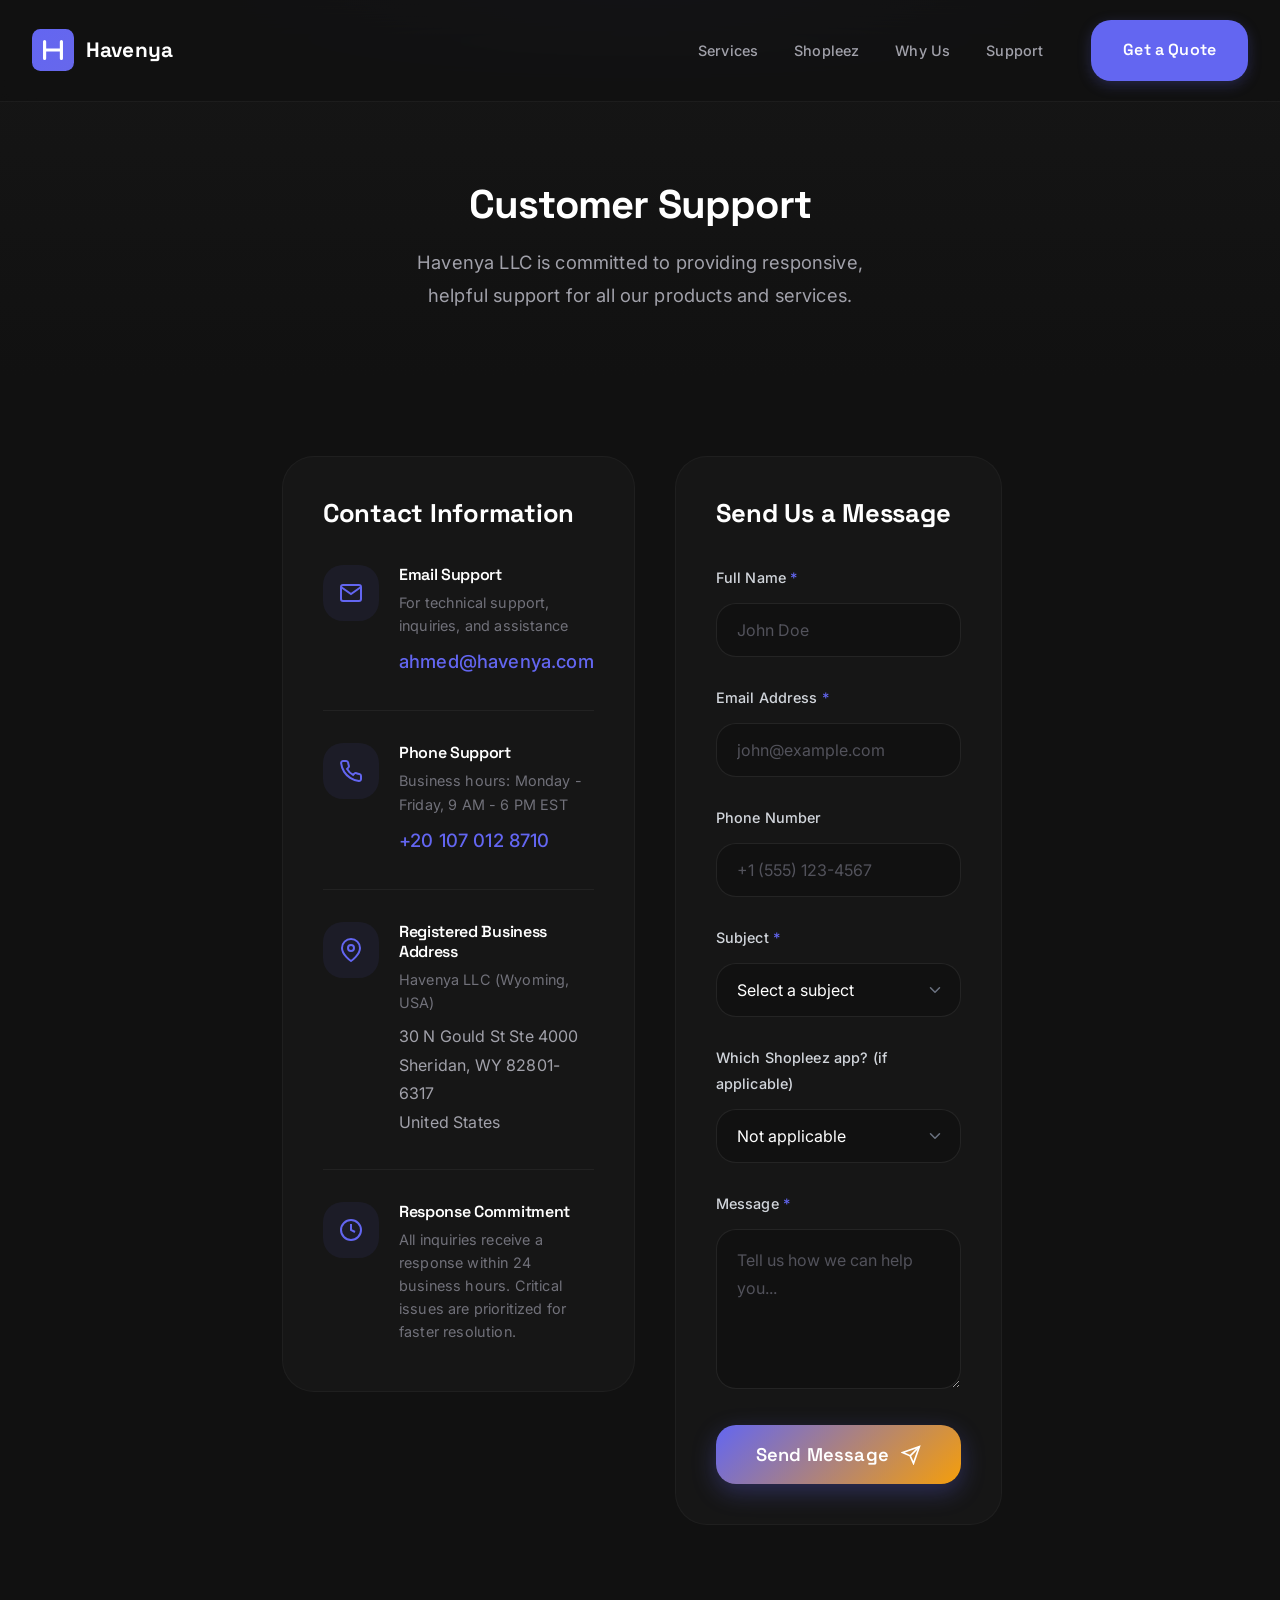
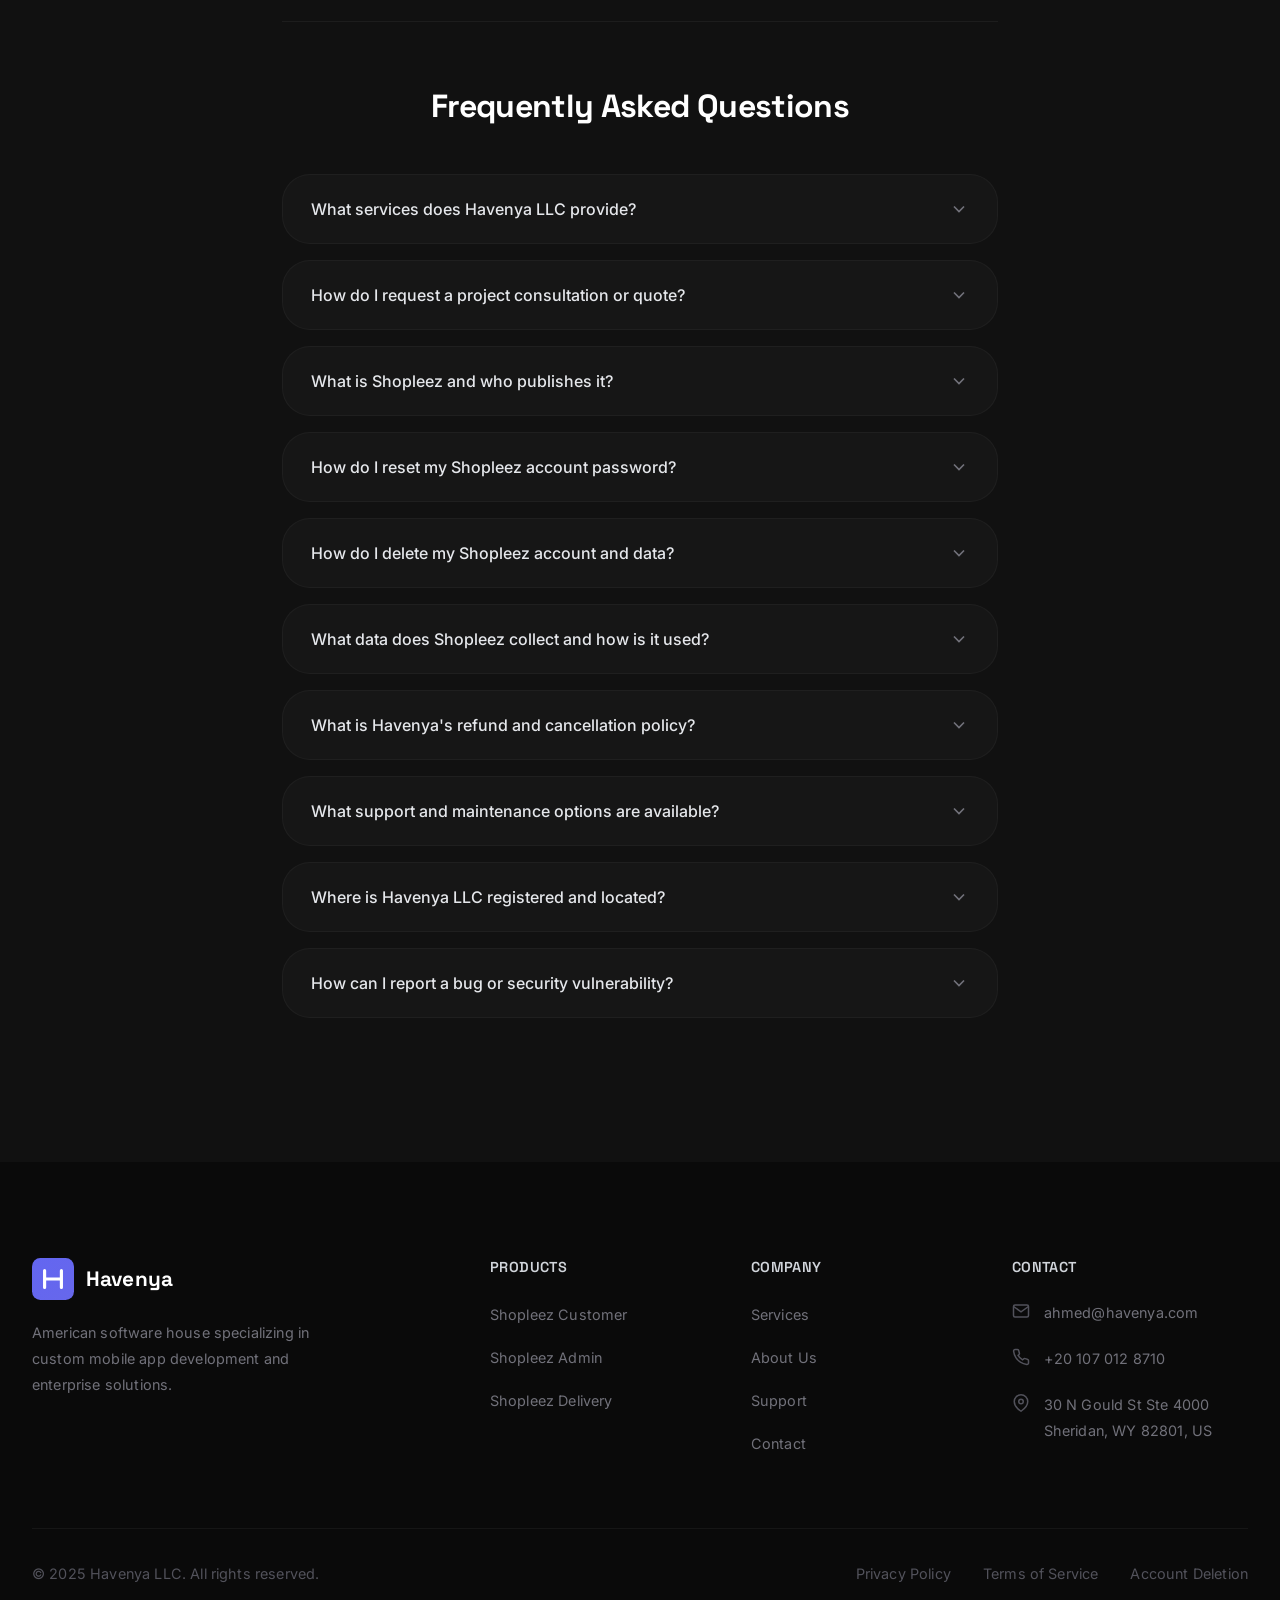
<file: support.html>
<!DOCTYPE html>
<html lang="en">
<head>
  <meta charset="UTF-8">
  <meta name="viewport" content="width=device-width, initial-scale=1.0">
  <meta http-equiv="X-UA-Compatible" content="IE=edge">

  <!-- Primary Meta Tags -->
  <title>Support - Havenya LLC | Contact Us</title>
  <meta name="title" content="Support - Havenya LLC | Contact Us">
  <meta name="description" content="Get help and support from Havenya. Contact us via email, phone, or our contact form. We're here to assist you with our services and Shopleez applications.">
  <meta name="robots" content="index, follow">

  <!-- Open Graph / Facebook -->
  <meta property="og:type" content="website">
  <meta property="og:url" content="https://havenya.com/support.html">
  <meta property="og:title" content="Support - Havenya LLC | Contact Us">
  <meta property="og:description" content="Get help and support from Havenya. Contact us via email, phone, or our contact form.">

  <!-- Favicon -->
  <link rel="icon" type="image/svg+xml" href="data:image/svg+xml,<svg xmlns='http://www.w3.org/2000/svg' viewBox='0 0 100 100'><text y='.9em' font-size='90'>H</text></svg>">

  <!-- Fonts -->
  <link rel="preconnect" href="https://fonts.googleapis.com">
  <link rel="preconnect" href="https://fonts.gstatic.com" crossorigin>
  <link href="https://fonts.googleapis.com/css2?family=Inter:wght@400;500;600&family=Space+Grotesk:wght@500;600;700&display=swap" rel="stylesheet">

  <!-- Stylesheets -->
  <link rel="stylesheet" href="css/styles.css">
  <link rel="stylesheet" href="css/responsive.css">
</head>
<body>
  <!-- Navigation -->
  <nav class="navbar" role="navigation" aria-label="Main navigation">
    <div class="container">
      <a href="/" class="navbar-logo" aria-label="Havenya Home">
        <svg viewBox="0 0 40 40" fill="none" xmlns="http://www.w3.org/2000/svg" aria-hidden="true">
          <rect width="40" height="40" rx="8" fill="url(#logo-gradient)"/>
          <path d="M12 12V28M12 20H28M28 12V28" stroke="white" stroke-width="3" stroke-linecap="round"/>
          <defs>
            <linearGradient id="logo-gradient" x1="0" y1="0" x2="40" y2="40">
              <stop stop-color="#6366f1"/>
              <stop offset="1" stop-color="#f59e0b"/>
            </linearGradient>
          </defs>
        </svg>
        Havenya
      </a>

      <button class="navbar-toggle" aria-label="Toggle menu" aria-expanded="false">
        <span></span>
        <span></span>
        <span></span>
      </button>

      <div class="navbar-menu">
        <ul class="navbar-links">
          <li><a href="index.html#services" class="navbar-link">Services</a></li>
          <li><a href="index.html#shopleez" class="navbar-link">Shopleez</a></li>
          <li><a href="index.html#why-havenya" class="navbar-link">Why Us</a></li>
          <li><a href="support.html" class="navbar-link">Support</a></li>
        </ul>
        <a href="#contact-form" class="btn btn-primary">Get a Quote</a>
      </div>
    </div>
  </nav>

  <!-- Page Header -->
  <header class="page-header">
    <div class="container">
      <h1>Customer Support</h1>
      <p>Havenya LLC is committed to providing responsive, helpful support for all our products and services.</p>
    </div>
  </header>

  <!-- Support Content -->
  <main class="content-page">
    <div class="container">
      <div class="support-grid">
        <!-- Contact Information -->
        <div class="support-info">
          <h2>Contact Information</h2>

          <div class="contact-method">
            <div class="contact-icon">
              <svg viewBox="0 0 24 24" fill="none" stroke="currentColor" stroke-width="2" aria-hidden="true">
                <path d="M4 4h16c1.1 0 2 .9 2 2v12c0 1.1-.9 2-2 2H4c-1.1 0-2-.9-2-2V6c0-1.1.9-2 2-2z"/>
                <polyline points="22,6 12,13 2,6"/>
              </svg>
            </div>
            <div class="contact-details">
              <h3>Email Support</h3>
              <p>For technical support, inquiries, and assistance</p>
              <a href="mailto:ahmed@havenya.com">ahmed@havenya.com</a>
            </div>
          </div>

          <div class="contact-method">
            <div class="contact-icon">
              <svg viewBox="0 0 24 24" fill="none" stroke="currentColor" stroke-width="2" aria-hidden="true">
                <path d="M22 16.92v3a2 2 0 0 1-2.18 2 19.79 19.79 0 0 1-8.63-3.07 19.5 19.5 0 0 1-6-6 19.79 19.79 0 0 1-3.07-8.67A2 2 0 0 1 4.11 2h3a2 2 0 0 1 2 1.72 12.84 12.84 0 0 0 .7 2.81 2 2 0 0 1-.45 2.11L8.09 9.91a16 16 0 0 0 6 6l1.27-1.27a2 2 0 0 1 2.11-.45 12.84 12.84 0 0 0 2.81.7A2 2 0 0 1 22 16.92z"/>
              </svg>
            </div>
            <div class="contact-details">
              <h3>Phone Support</h3>
              <p>Business hours: Monday - Friday, 9 AM - 6 PM EST</p>
              <a href="tel:+201070128710">+20 107 012 8710</a>
            </div>
          </div>

          <div class="contact-method">
            <div class="contact-icon">
              <svg viewBox="0 0 24 24" fill="none" stroke="currentColor" stroke-width="2" aria-hidden="true">
                <path d="M21 10c0 7-9 13-9 13s-9-6-9-13a9 9 0 0 1 18 0z"/>
                <circle cx="12" cy="10" r="3"/>
              </svg>
            </div>
            <div class="contact-details">
              <h3>Registered Business Address</h3>
              <p>Havenya LLC (Wyoming, USA)</p>
              <span>30 N Gould St Ste 4000<br>Sheridan, WY 82801-6317<br>United States</span>
            </div>
          </div>

          <div class="contact-method">
            <div class="contact-icon">
              <svg viewBox="0 0 24 24" fill="none" stroke="currentColor" stroke-width="2" aria-hidden="true">
                <circle cx="12" cy="12" r="10"/>
                <polyline points="12 6 12 12 16 14"/>
              </svg>
            </div>
            <div class="contact-details">
              <h3>Response Commitment</h3>
              <p>All inquiries receive a response within 24 business hours. Critical issues are prioritized for faster resolution.</p>
            </div>
          </div>
        </div>

        <!-- Contact Form -->
        <div class="support-form" id="contact-form">
          <h2>Send Us a Message</h2>

          <div class="form-success" id="form-success">
            <svg viewBox="0 0 24 24" fill="none" stroke="currentColor" stroke-width="2" style="width: 48px; height: 48px; margin: 0 auto 1rem;">
              <path d="M22 11.08V12a10 10 0 1 1-5.93-9.14"/>
              <polyline points="22 4 12 14.01 9 11.01"/>
            </svg>
            <h3>Thank you for your message!</h3>
            <p>We've received your inquiry and will get back to you within 24 business hours.</p>
          </div>

          <form id="contact-form-element" name="contact" method="POST" data-netlify="true" netlify-honeypot="bot-field">
            <input type="hidden" name="form-name" value="contact">
            <p class="hidden" style="display:none;"><label>Don't fill this out: <input name="bot-field"></label></p>
            <div class="form-group">
              <label for="name" class="form-label required">Full Name</label>
              <input type="text" id="name" name="name" class="form-input" placeholder="John Doe" required>
              <span class="form-error">Please enter your name</span>
            </div>

            <div class="form-group">
              <label for="email" class="form-label required">Email Address</label>
              <input type="email" id="email" name="email" class="form-input" placeholder="john@example.com" required>
              <span class="form-error">Please enter a valid email address</span>
            </div>

            <div class="form-group">
              <label for="phone" class="form-label">Phone Number</label>
              <input type="tel" id="phone" name="phone" class="form-input" placeholder="+1 (555) 123-4567">
            </div>

            <div class="form-group">
              <label for="subject" class="form-label required">Subject</label>
              <select id="subject" name="subject" class="form-select" required>
                <option value="" disabled selected>Select a subject</option>
                <option value="general">General Inquiry</option>
                <option value="quote">Request a Quote</option>
                <option value="shopleez-support">Shopleez App Support</option>
                <option value="technical">Technical Support</option>
                <option value="partnership">Partnership Opportunity</option>
                <option value="billing">Billing Question</option>
                <option value="other">Other</option>
              </select>
              <span class="form-error">Please select a subject</span>
            </div>

            <div class="form-group">
              <label for="app" class="form-label">Which Shopleez app? (if applicable)</label>
              <select id="app" name="app" class="form-select">
                <option value="" selected>Not applicable</option>
                <option value="shopleez-customer">Shopleez Customer</option>
                <option value="shopleez-admin">Shopleez Admin</option>
                <option value="shopleez-delivery">Shopleez Delivery</option>
              </select>
            </div>

            <div class="form-group">
              <label for="message" class="form-label required">Message</label>
              <textarea id="message" name="message" class="form-textarea" placeholder="Tell us how we can help you..." required></textarea>
              <span class="form-error">Please enter your message</span>
            </div>

            <button type="submit" class="btn btn-cta" style="width: 100%;">
              Send Message
              <svg viewBox="0 0 24 24" fill="none" stroke="currentColor" stroke-width="2" style="width: 20px; height: 20px;" aria-hidden="true">
                <line x1="22" y1="2" x2="11" y2="13"/><polygon points="22 2 15 22 11 13 2 9 22 2"/>
              </svg>
            </button>
          </form>
        </div>
      </div>

      <!-- FAQ Section -->
      <section class="faq-section">
        <h2>Frequently Asked Questions</h2>

        <div class="faq-list">
          <div class="faq-item">
            <button class="faq-question" aria-expanded="false">
              What services does Havenya LLC provide?
              <svg viewBox="0 0 24 24" fill="none" stroke="currentColor" stroke-width="2" aria-hidden="true">
                <polyline points="6 9 12 15 18 9"/>
              </svg>
            </button>
            <div class="faq-answer">
              <p>Havenya LLC is a United States-registered software development company offering: (1) Custom mobile application development for iOS and Android platforms, (2) Enterprise software solutions including ERP, CRM, and API development, (3) UI/UX design services, (4) Cloud infrastructure architecture and deployment, and (5) Ongoing maintenance and technical support. We also develop and publish our flagship product, Shopleez, a comprehensive e-commerce platform available on the Apple App Store and Google Play Store.</p>
            </div>
          </div>

          <div class="faq-item">
            <button class="faq-question" aria-expanded="false">
              How do I request a project consultation or quote?
              <svg viewBox="0 0 24 24" fill="none" stroke="currentColor" stroke-width="2" aria-hidden="true">
                <polyline points="6 9 12 15 18 9"/>
              </svg>
            </button>
            <div class="faq-answer">
              <p>To request a consultation, complete the contact form on this page or email us directly at ahmed@havenya.com. Please include your project requirements, target platforms (iOS, Android, Web), desired timeline, and any technical specifications. Our team will respond within 24 business hours with a preliminary assessment and schedule a detailed discovery call to discuss your project scope and provide a comprehensive proposal.</p>
            </div>
          </div>

          <div class="faq-item">
            <button class="faq-question" aria-expanded="false">
              What is Shopleez and who publishes it?
              <svg viewBox="0 0 24 24" fill="none" stroke="currentColor" stroke-width="2" aria-hidden="true">
                <polyline points="6 9 12 15 18 9"/>
              </svg>
            </button>
            <div class="faq-answer">
              <p>Shopleez is a proprietary e-commerce platform developed and published by Havenya LLC. The platform consists of three integrated mobile applications: (1) Shopleez Customer - for consumers to browse, purchase, and track orders, (2) Shopleez Admin - for business owners to manage inventory, process orders, and view analytics, and (3) Shopleez Delivery - for delivery personnel to manage routes and complete deliveries. All Shopleez applications are available on the Apple App Store and Google Play Store, published under Havenya LLC.</p>
            </div>
          </div>

          <div class="faq-item">
            <button class="faq-question" aria-expanded="false">
              How do I reset my Shopleez account password?
              <svg viewBox="0 0 24 24" fill="none" stroke="currentColor" stroke-width="2" aria-hidden="true">
                <polyline points="6 9 12 15 18 9"/>
              </svg>
            </button>
            <div class="faq-answer">
              <p>To reset your password: (1) Open any Shopleez application (Customer, Admin, or Delivery), (2) Tap "Forgot Password" on the login screen, (3) Enter your registered email address, (4) Check your email inbox for a password reset link (valid for 24 hours), (5) Click the link and create a new password meeting our security requirements (minimum 8 characters with at least one uppercase letter, one number, and one special character). If you don't receive the email within 5 minutes, check your spam folder or contact support at ahmed@havenya.com.</p>
            </div>
          </div>

          <div class="faq-item">
            <button class="faq-question" aria-expanded="false">
              How do I delete my Shopleez account and data?
              <svg viewBox="0 0 24 24" fill="none" stroke="currentColor" stroke-width="2" aria-hidden="true">
                <polyline points="6 9 12 15 18 9"/>
              </svg>
            </button>
            <div class="faq-answer">
              <p>You have the right to request complete deletion of your account and personal data. Visit our <a href="account-deletion.html">Account Deletion</a> page to submit a deletion request. Upon verification, your account and all associated personal data will be permanently deleted within 30 days. This includes your profile information, order history, saved addresses, and payment methods. Certain transactional records may be retained as required by law. For questions about data deletion, contact us at ahmed@havenya.com.</p>
            </div>
          </div>

          <div class="faq-item">
            <button class="faq-question" aria-expanded="false">
              What data does Shopleez collect and how is it used?
              <svg viewBox="0 0 24 24" fill="none" stroke="currentColor" stroke-width="2" aria-hidden="true">
                <polyline points="6 9 12 15 18 9"/>
              </svg>
            </button>
            <div class="faq-answer">
              <p>Shopleez collects only data necessary to provide our services: (1) Account information (name, email, phone) for registration and communication, (2) Delivery addresses for order fulfillment, (3) Payment information processed securely through PCI-DSS compliant processors, (4) Location data (with explicit consent) for delivery tracking and navigation. We do not sell your personal data to third parties. All data handling practices are detailed in our <a href="privacy-policy.html">Privacy Policy</a>, which complies with GDPR, CCPA, and app store requirements.</p>
            </div>
          </div>

          <div class="faq-item">
            <button class="faq-question" aria-expanded="false">
              What is Havenya's refund and cancellation policy?
              <svg viewBox="0 0 24 24" fill="none" stroke="currentColor" stroke-width="2" aria-hidden="true">
                <polyline points="6 9 12 15 18 9"/>
              </svg>
            </button>
            <div class="faq-answer">
              <p>For custom development projects, refund and cancellation terms are specified in your individual service agreement and vary based on project milestones. For Shopleez app users, refunds for in-app purchases are processed according to Apple App Store or Google Play Store policies. If you purchased directly through us, contact our support team within 14 days of purchase for refund consideration. We are committed to resolving any service issues and will work with you to find a satisfactory solution.</p>
            </div>
          </div>

          <div class="faq-item">
            <button class="faq-question" aria-expanded="false">
              What support and maintenance options are available?
              <svg viewBox="0 0 24 24" fill="none" stroke="currentColor" stroke-width="2" aria-hidden="true">
                <polyline points="6 9 12 15 18 9"/>
              </svg>
            </button>
            <div class="faq-answer">
              <p>Havenya offers tiered support packages: (1) Standard Support - Email support with 24-48 hour response time, included with all services, (2) Priority Support - Dedicated support channel with 4-8 hour response time, includes monthly check-ins, (3) Enterprise Support - 24/7 availability with 1-hour critical issue response time, dedicated account manager, and proactive monitoring. All packages include security patches, bug fixes, and compatibility updates for iOS/Android platform changes.</p>
            </div>
          </div>

          <div class="faq-item">
            <button class="faq-question" aria-expanded="false">
              Where is Havenya LLC registered and located?
              <svg viewBox="0 0 24 24" fill="none" stroke="currentColor" stroke-width="2" aria-hidden="true">
                <polyline points="6 9 12 15 18 9"/>
              </svg>
            </button>
            <div class="faq-answer">
              <p>Havenya LLC is a limited liability company registered in the State of Wyoming, United States. Our registered business address is: 30 N Gould St Ste 4000, Sheridan, WY 82801-6317, USA. As a U.S.-registered company, we comply with all applicable federal and state regulations, including consumer protection laws and data privacy requirements. We serve clients globally while maintaining U.S. business standards and practices.</p>
            </div>
          </div>

          <div class="faq-item">
            <button class="faq-question" aria-expanded="false">
              How can I report a bug or security vulnerability?
              <svg viewBox="0 0 24 24" fill="none" stroke="currentColor" stroke-width="2" aria-hidden="true">
                <polyline points="6 9 12 15 18 9"/>
              </svg>
            </button>
            <div class="faq-answer">
              <p>To report bugs or technical issues, use the contact form on this page or email ahmed@havenya.com with the subject line "Bug Report" and include: (1) App name and version, (2) Device model and OS version, (3) Steps to reproduce the issue, (4) Screenshots or screen recordings if possible. For security vulnerabilities, please email us directly at ahmed@havenya.com with "Security" in the subject line. We take all security reports seriously and will acknowledge receipt within 24 hours.</p>
            </div>
          </div>
        </div>
      </section>
    </div>
  </main>

  <!-- Footer -->
  <footer class="footer" role="contentinfo">
    <div class="container">
      <div class="footer-grid">
        <div class="footer-brand">
          <a href="/" class="navbar-logo">
            <svg viewBox="0 0 40 40" fill="none" xmlns="http://www.w3.org/2000/svg" aria-hidden="true">
              <rect width="40" height="40" rx="8" fill="url(#footer-logo-gradient4)"/>
              <path d="M12 12V28M12 20H28M28 12V28" stroke="white" stroke-width="3" stroke-linecap="round"/>
              <defs>
                <linearGradient id="footer-logo-gradient4" x1="0" y1="0" x2="40" y2="40">
                  <stop stop-color="#6366f1"/>
                  <stop offset="1" stop-color="#f59e0b"/>
                </linearGradient>
              </defs>
            </svg>
            Havenya
          </a>
          <p>American software house specializing in custom mobile app development and enterprise solutions.</p>
        </div>

        <div class="footer-column">
          <h4>Products</h4>
          <ul class="footer-links">
            <li><a href="index.html#shopleez">Shopleez Customer</a></li>
            <li><a href="index.html#shopleez">Shopleez Admin</a></li>
            <li><a href="index.html#shopleez">Shopleez Delivery</a></li>
          </ul>
        </div>

        <div class="footer-column">
          <h4>Company</h4>
          <ul class="footer-links">
            <li><a href="index.html#services">Services</a></li>
            <li><a href="index.html#why-havenya">About Us</a></li>
            <li><a href="support.html">Support</a></li>
            <li><a href="support.html#contact-form">Contact</a></li>
          </ul>
        </div>

        <div class="footer-column">
          <h4>Contact</h4>
          <div class="footer-contact-item">
            <svg viewBox="0 0 24 24" fill="none" stroke="currentColor" stroke-width="2" aria-hidden="true">
              <path d="M4 4h16c1.1 0 2 .9 2 2v12c0 1.1-.9 2-2 2H4c-1.1 0-2-.9-2-2V6c0-1.1.9-2 2-2z"/>
              <polyline points="22,6 12,13 2,6"/>
            </svg>
            <a href="mailto:ahmed@havenya.com">ahmed@havenya.com</a>
          </div>
          <div class="footer-contact-item">
            <svg viewBox="0 0 24 24" fill="none" stroke="currentColor" stroke-width="2" aria-hidden="true">
              <path d="M22 16.92v3a2 2 0 0 1-2.18 2 19.79 19.79 0 0 1-8.63-3.07 19.5 19.5 0 0 1-6-6 19.79 19.79 0 0 1-3.07-8.67A2 2 0 0 1 4.11 2h3a2 2 0 0 1 2 1.72 12.84 12.84 0 0 0 .7 2.81 2 2 0 0 1-.45 2.11L8.09 9.91a16 16 0 0 0 6 6l1.27-1.27a2 2 0 0 1 2.11-.45 12.84 12.84 0 0 0 2.81.7A2 2 0 0 1 22 16.92z"/>
            </svg>
            <a href="tel:+201070128710">+20 107 012 8710</a>
          </div>
          <div class="footer-contact-item">
            <svg viewBox="0 0 24 24" fill="none" stroke="currentColor" stroke-width="2" aria-hidden="true">
              <path d="M21 10c0 7-9 13-9 13s-9-6-9-13a9 9 0 0 1 18 0z"/>
              <circle cx="12" cy="10" r="3"/>
            </svg>
            <span>30 N Gould St Ste 4000<br>Sheridan, WY 82801, US</span>
          </div>
        </div>
      </div>

      <div class="footer-bottom">
        <p class="footer-copyright">&copy; 2025 Havenya LLC. All rights reserved.</p>
        <div class="footer-legal">
          <a href="privacy-policy.html">Privacy Policy</a>
          <a href="terms-of-service.html">Terms of Service</a>
          <a href="account-deletion.html">Account Deletion</a>
        </div>
      </div>
    </div>
  </footer>

  <!-- JavaScript -->
  <script src="js/main.js"></script>
</body>
</html>
</file>
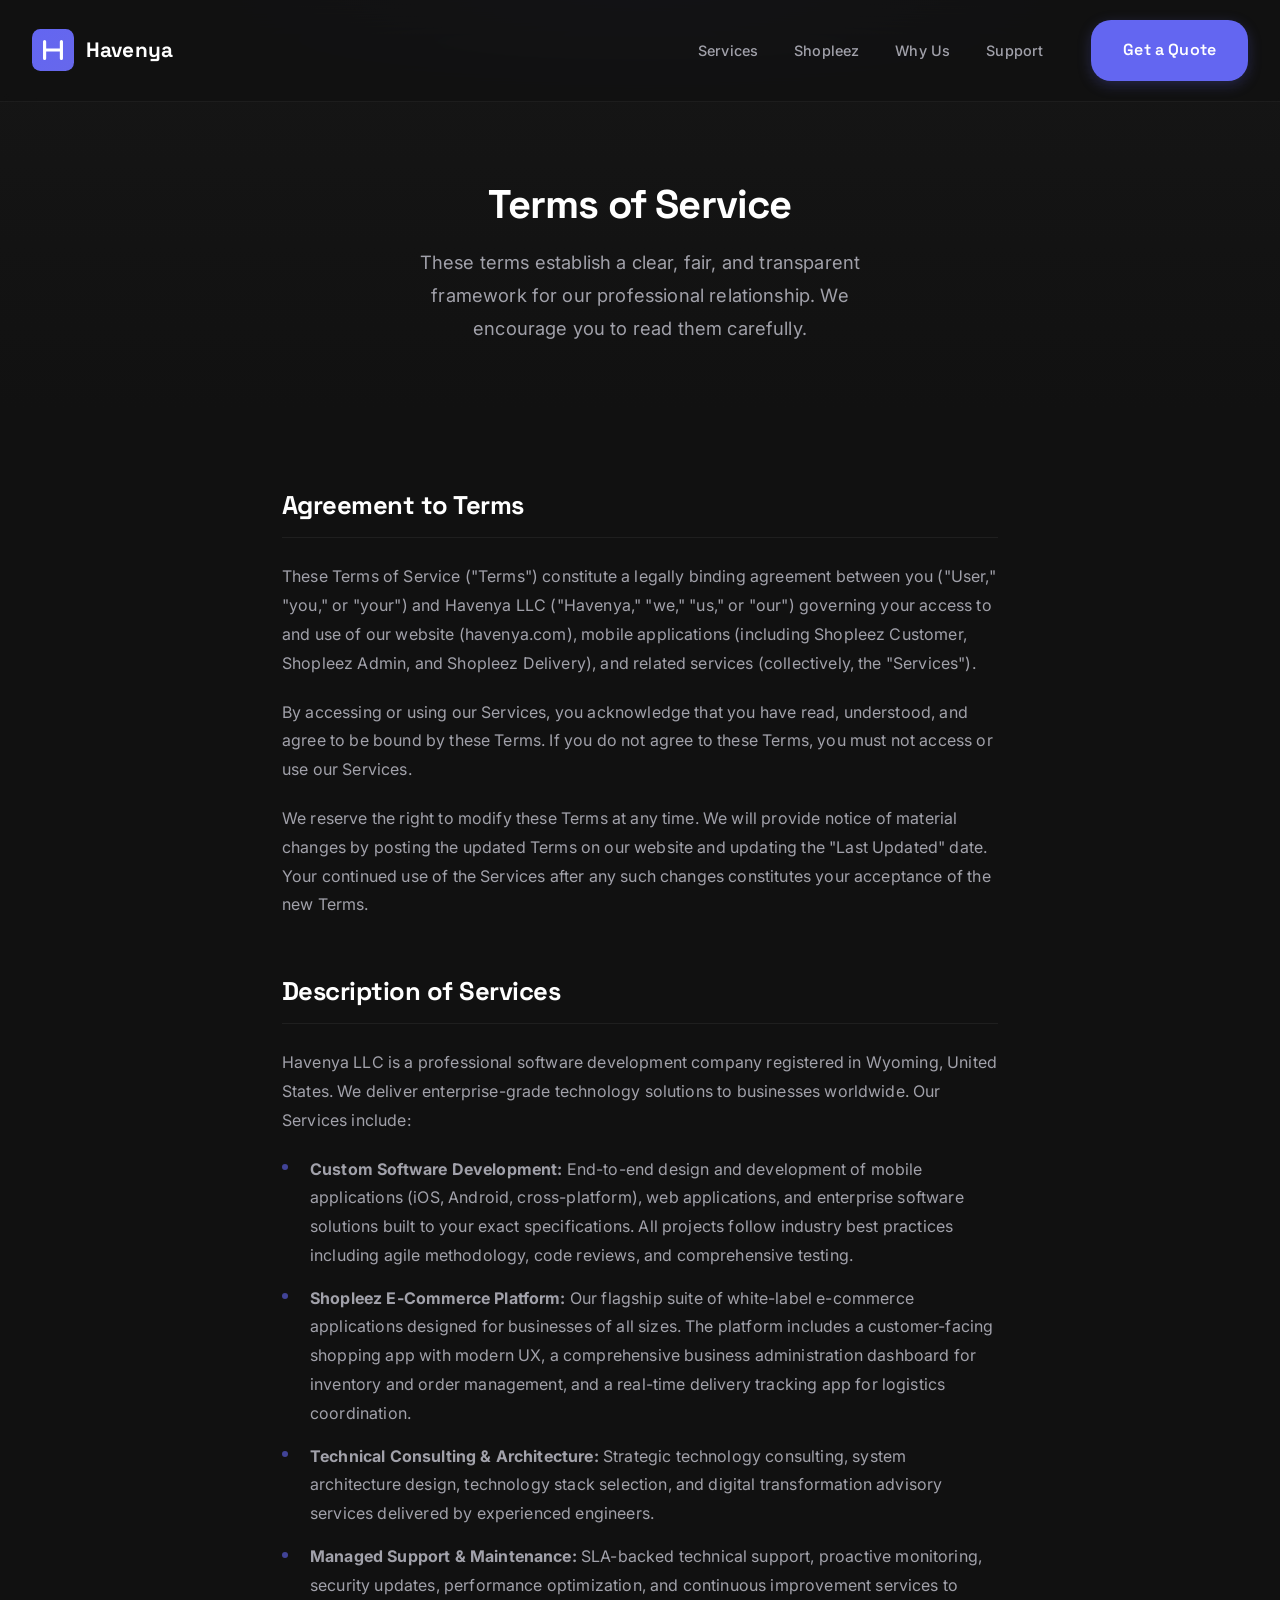
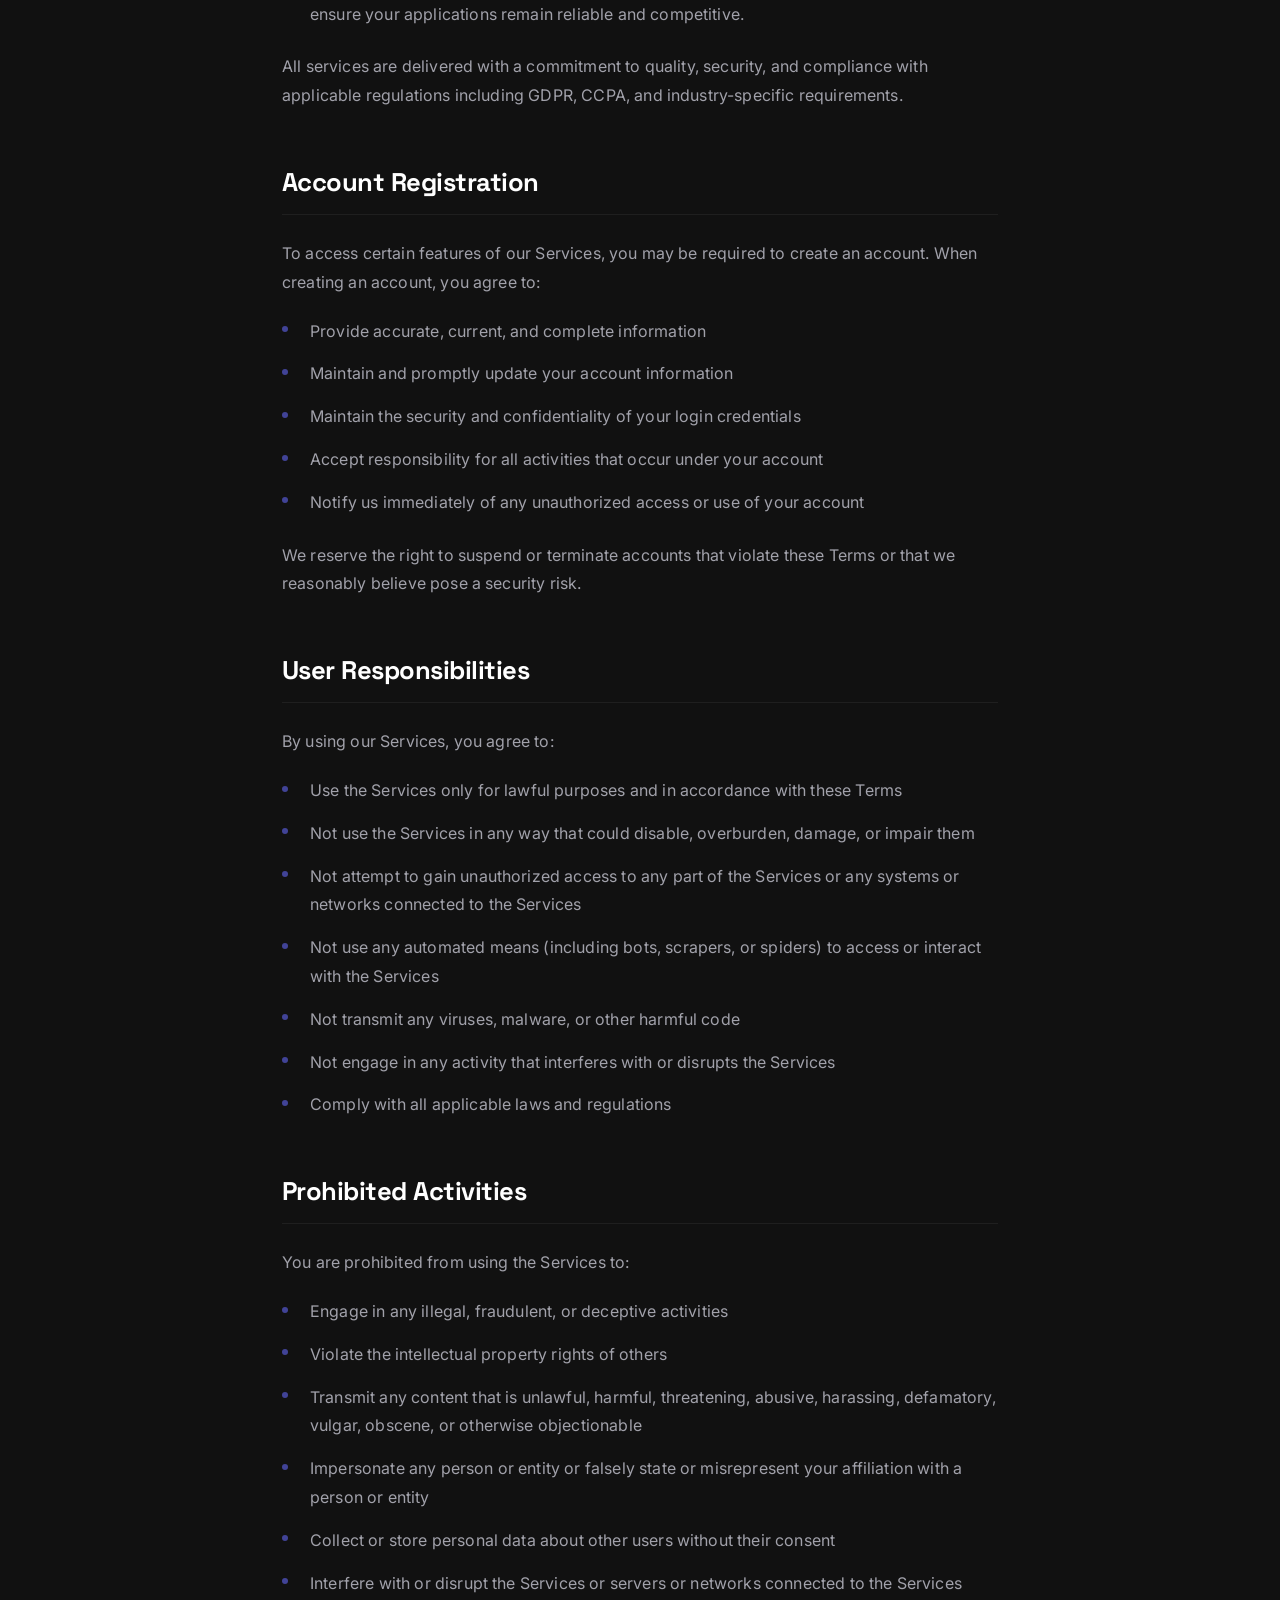
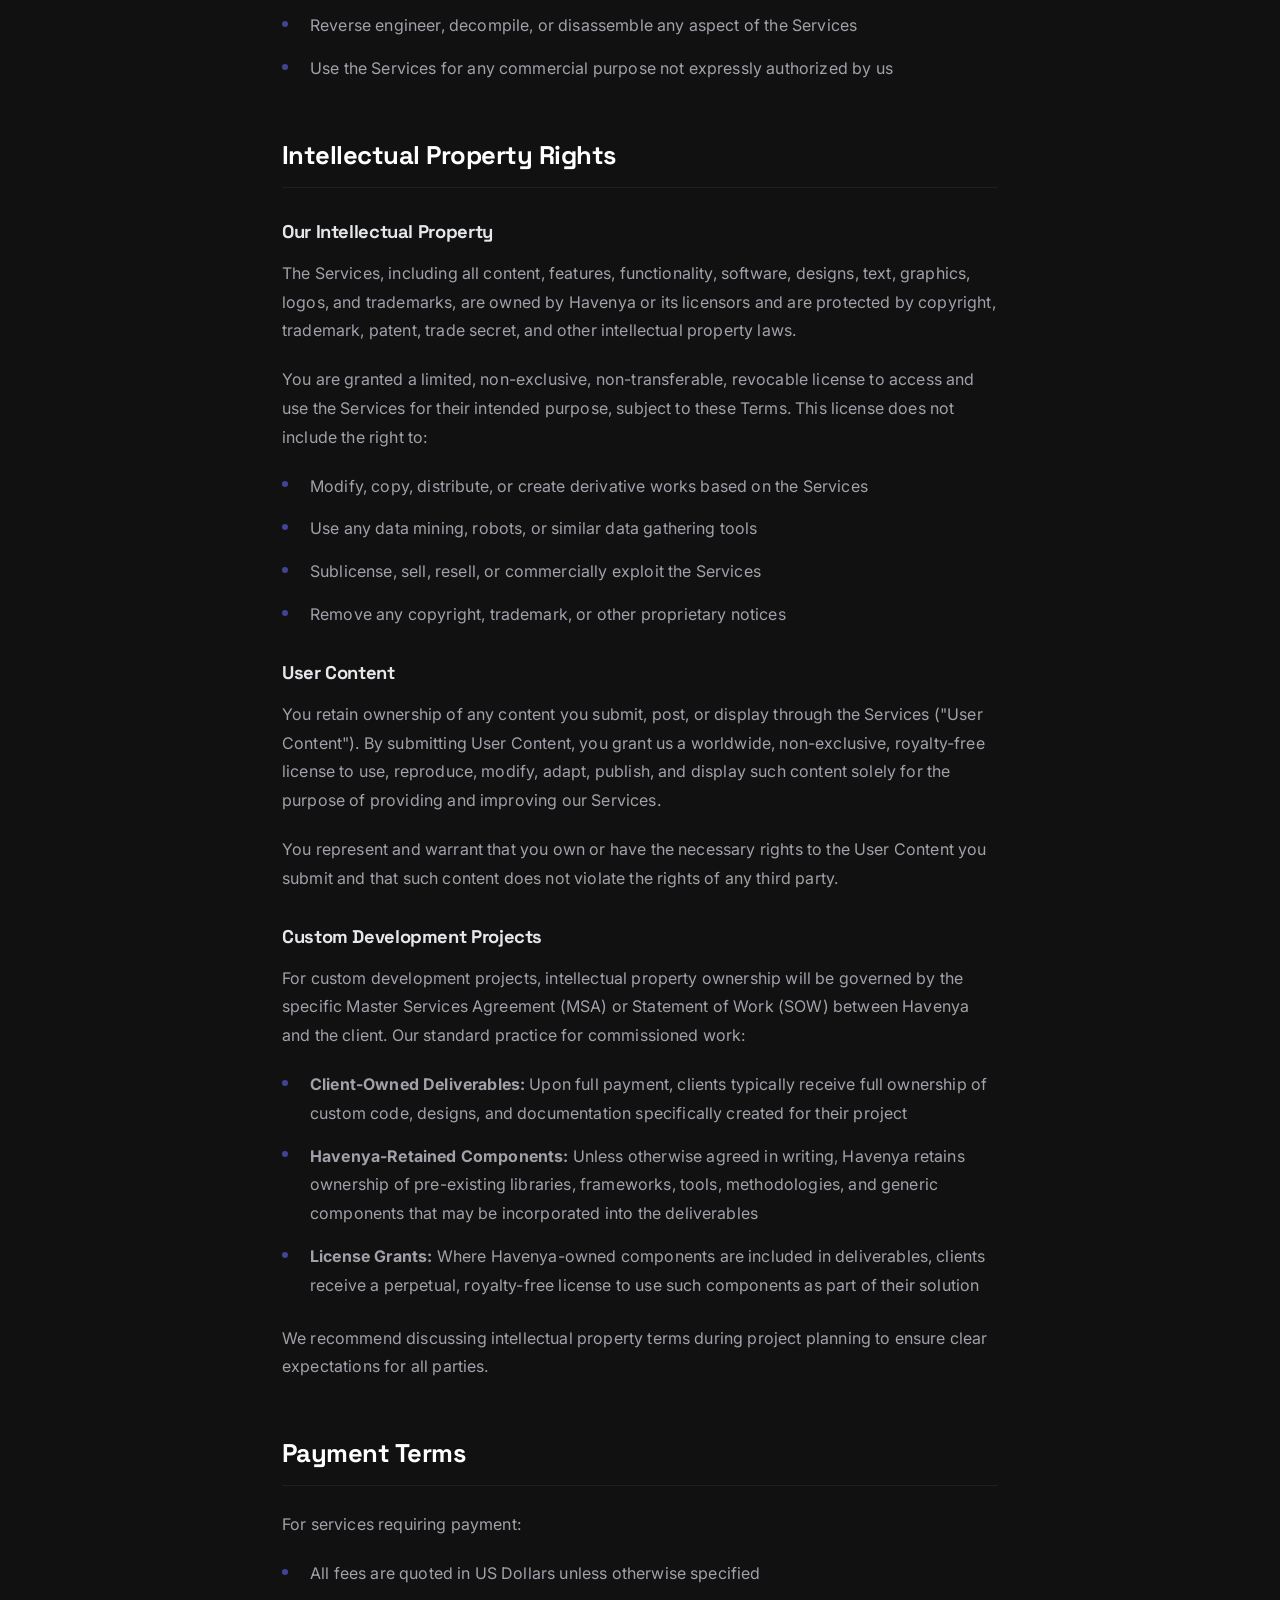
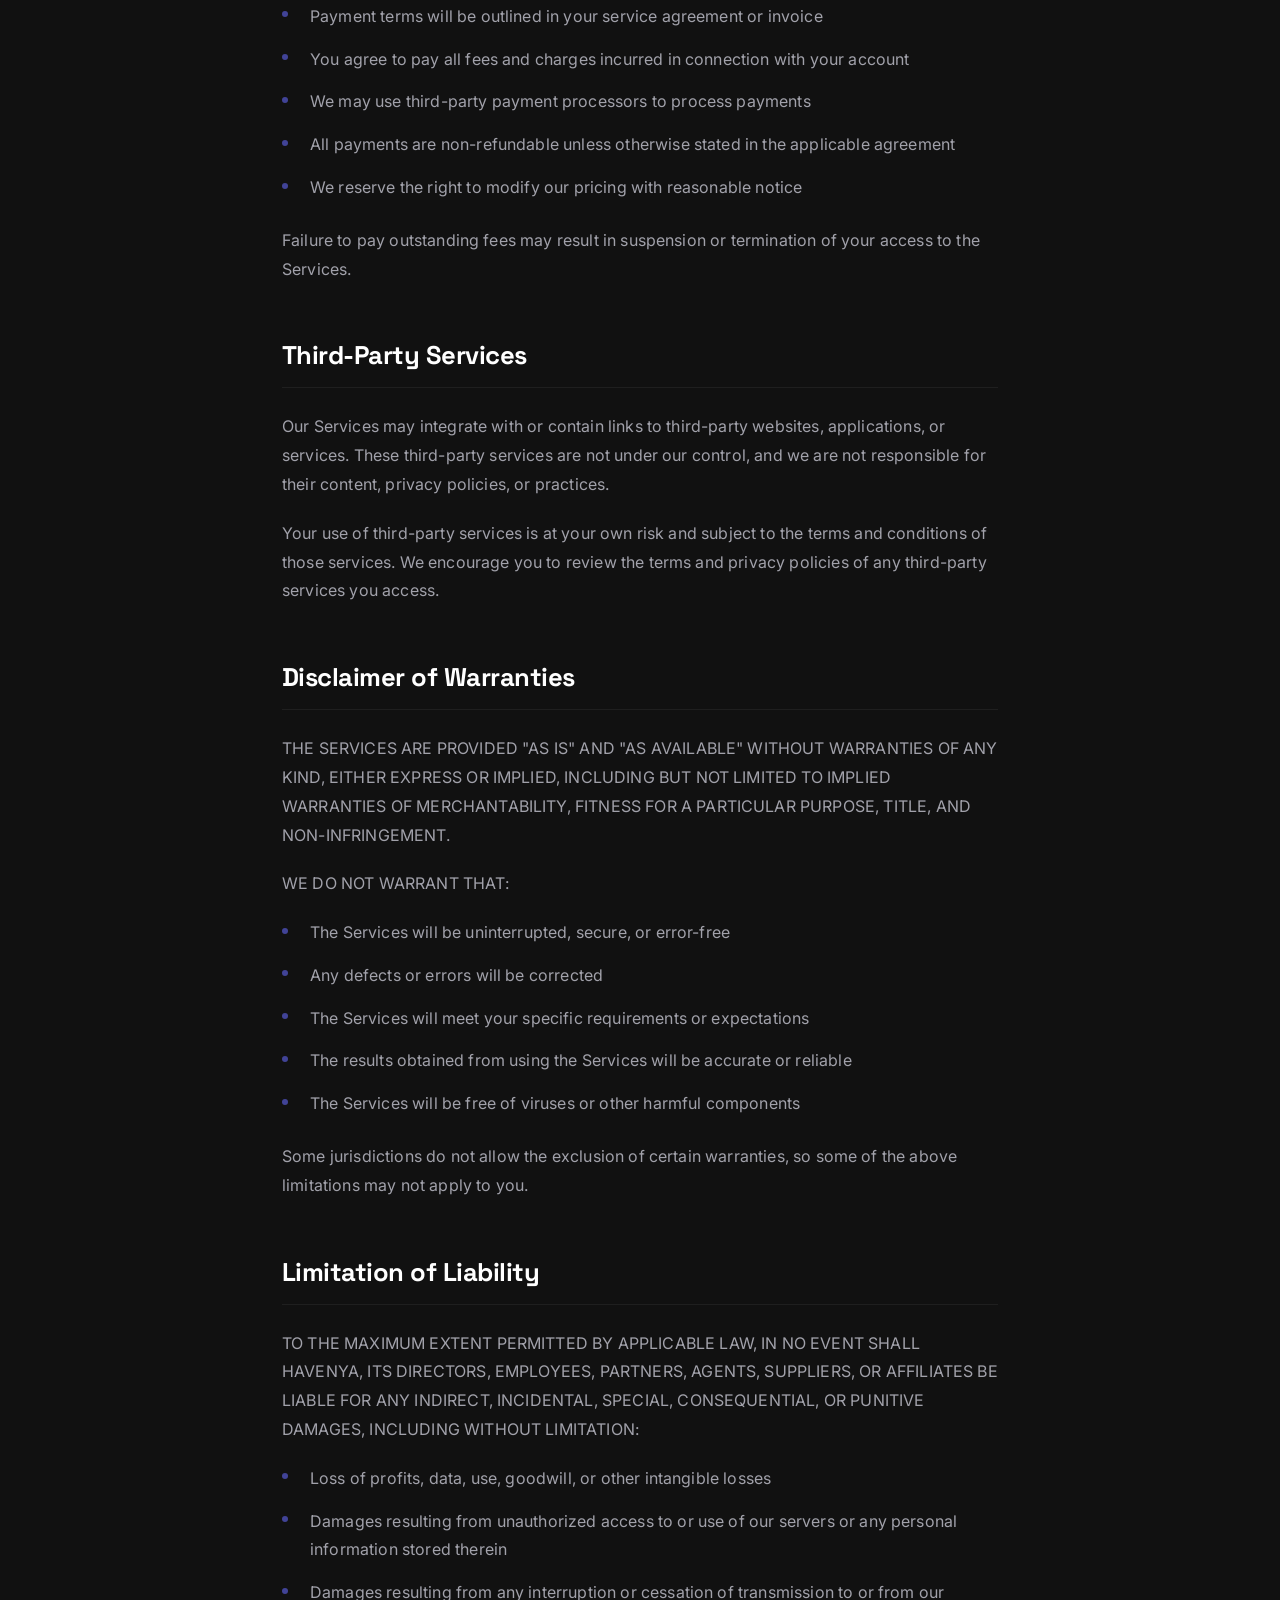
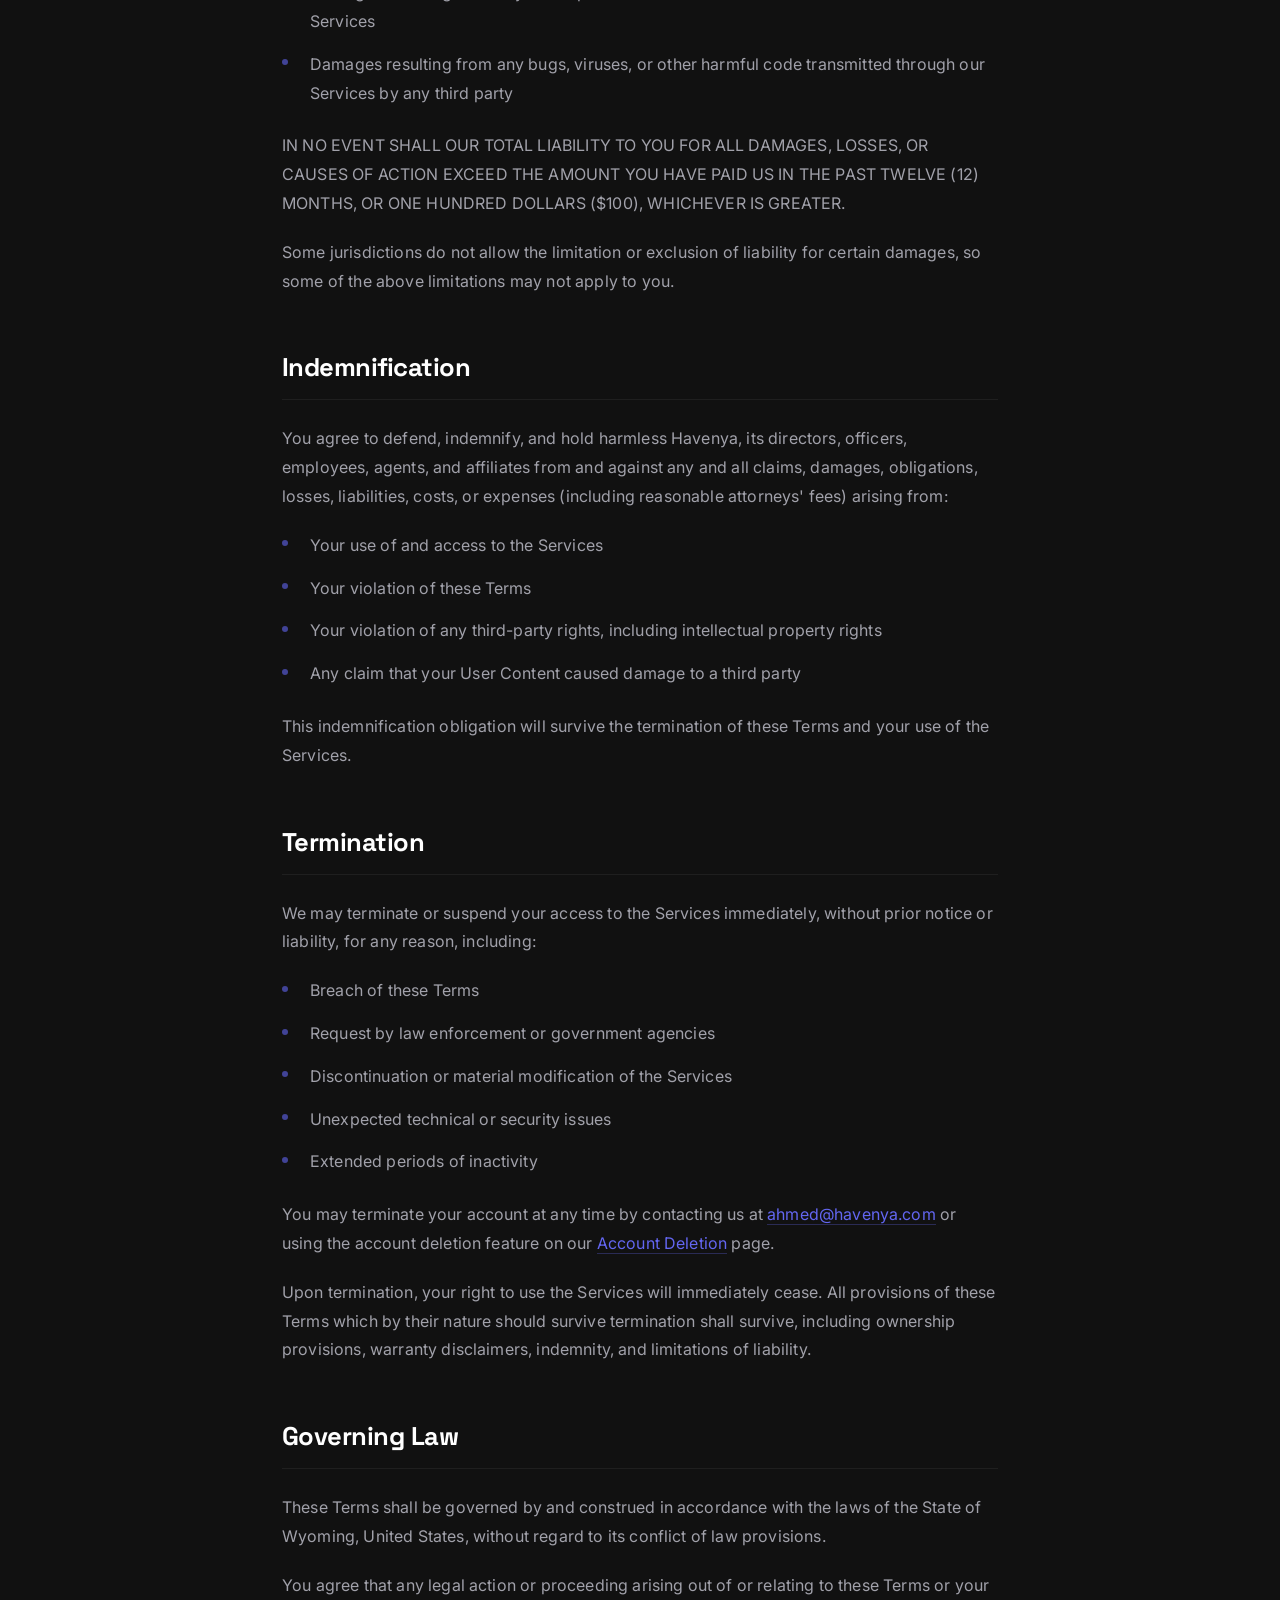
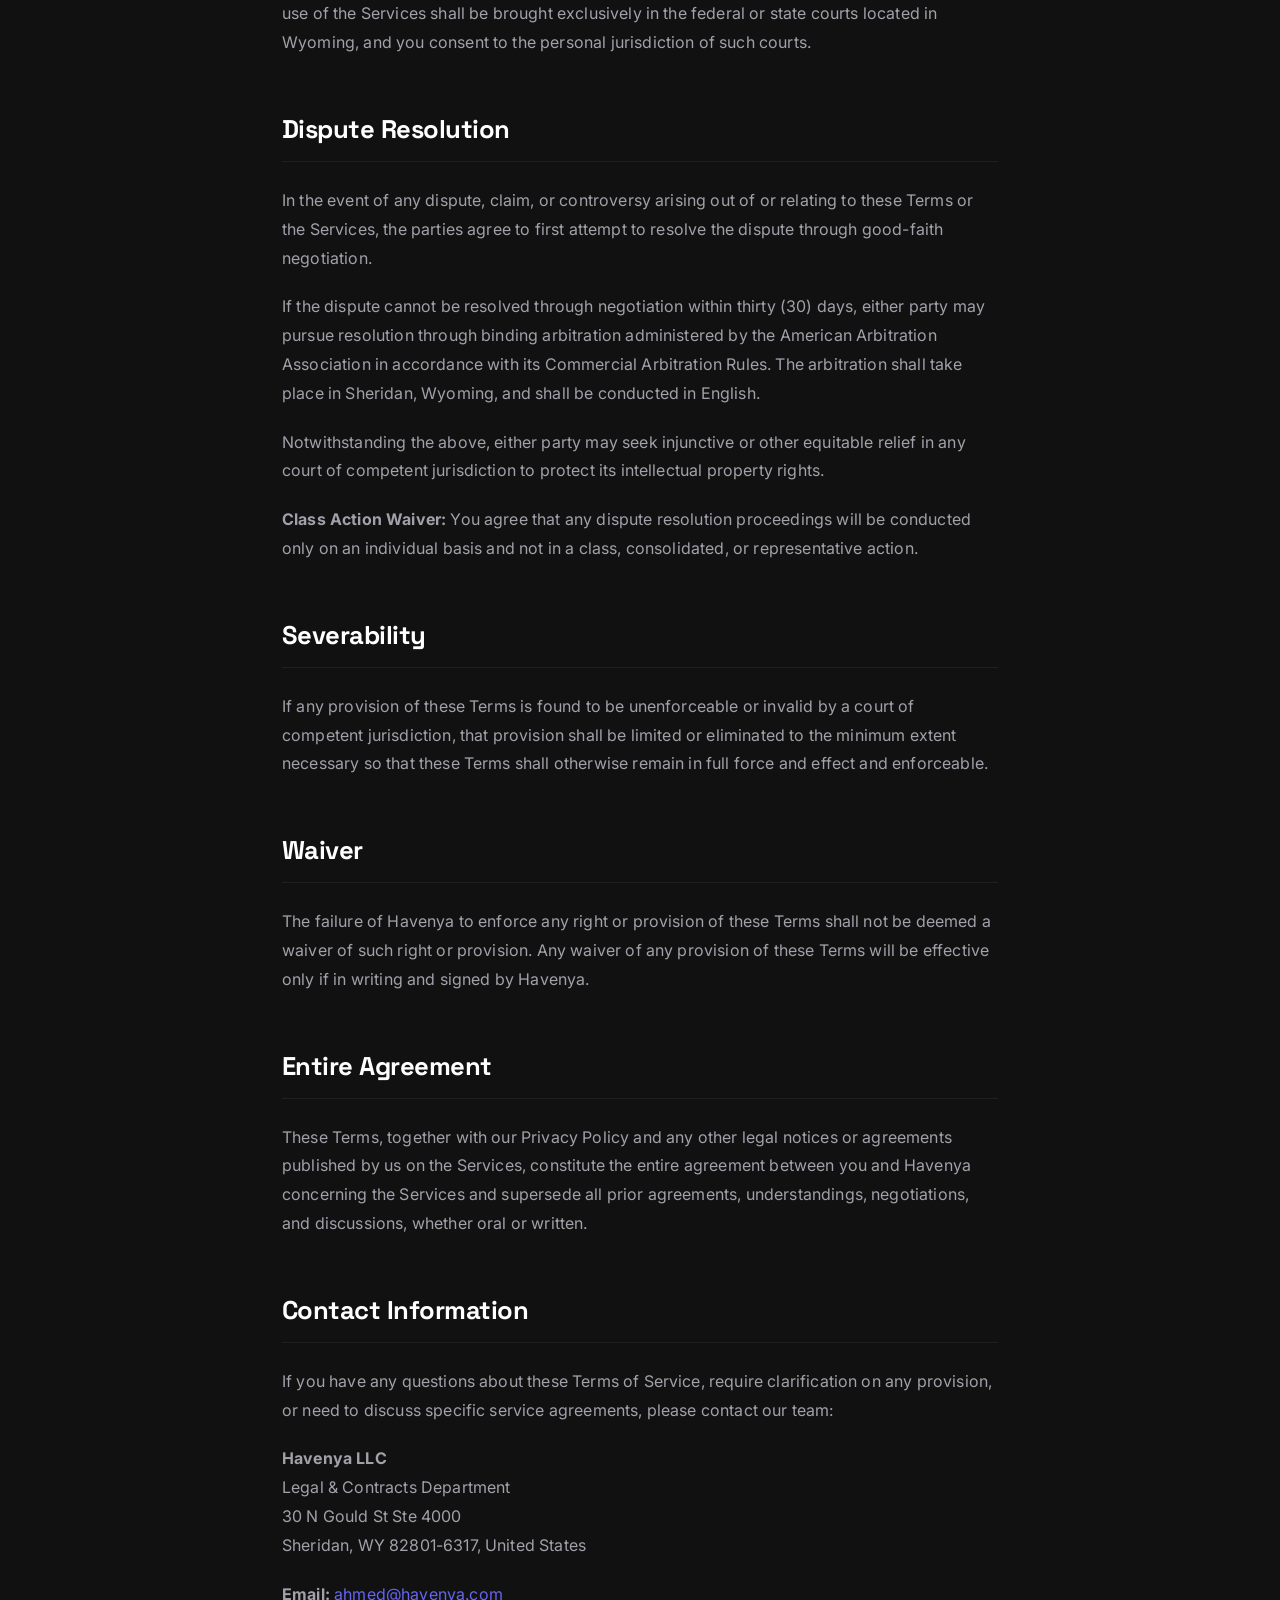
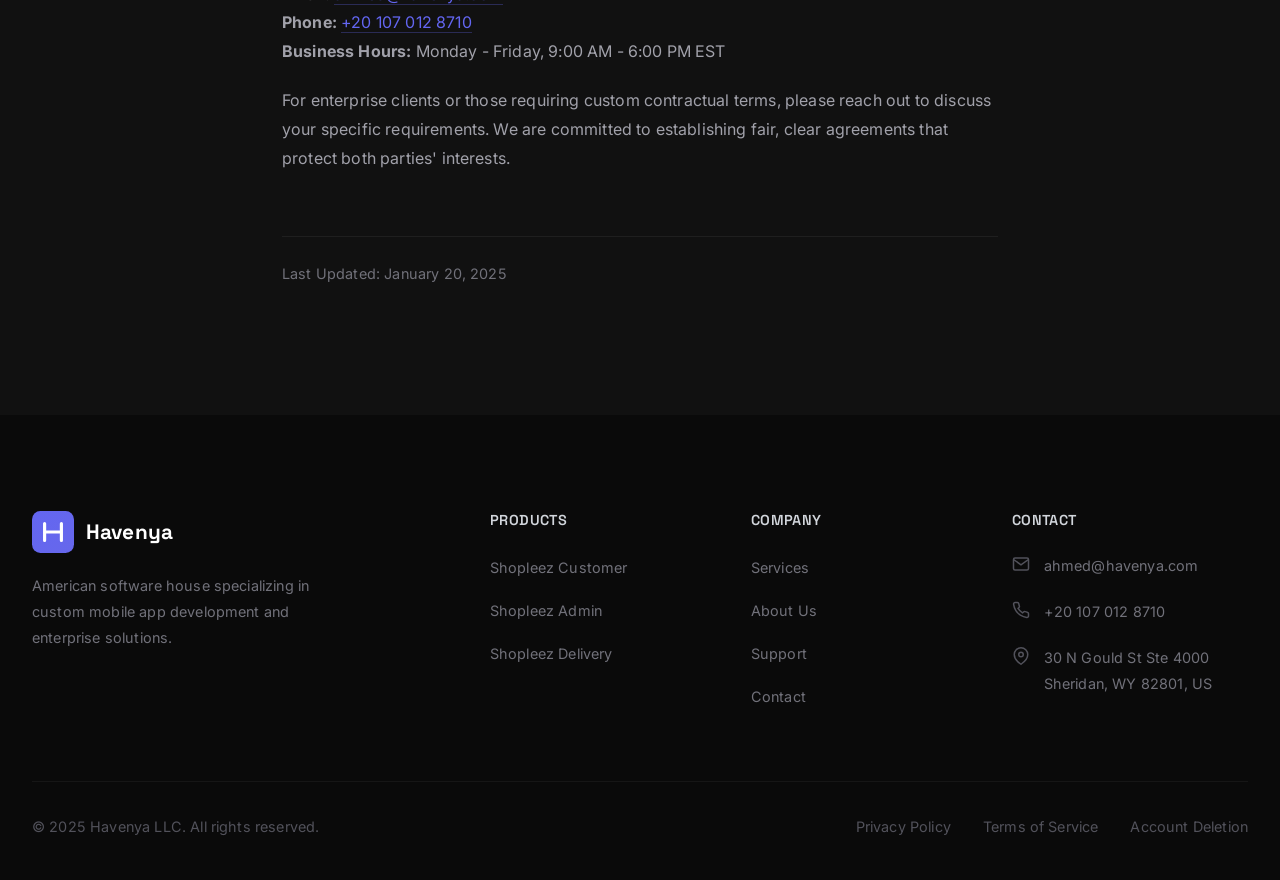
<file: terms-of-service.html>
<!DOCTYPE html>
<html lang="en">
<head>
  <meta charset="UTF-8">
  <meta name="viewport" content="width=device-width, initial-scale=1.0">
  <meta http-equiv="X-UA-Compatible" content="IE=edge">

  <!-- Primary Meta Tags -->
  <title>Terms of Service - Havenya LLC</title>
  <meta name="title" content="Terms of Service - Havenya LLC">
  <meta name="description" content="Read Havenya's Terms of Service. Understand the terms and conditions that govern your use of our services and applications.">
  <meta name="robots" content="index, follow">

  <!-- Open Graph / Facebook -->
  <meta property="og:type" content="website">
  <meta property="og:url" content="https://havenya.com/terms-of-service.html">
  <meta property="og:title" content="Terms of Service - Havenya LLC">
  <meta property="og:description" content="Read Havenya's Terms of Service. Understand the terms and conditions that govern your use of our services.">

  <!-- Favicon -->
  <link rel="icon" type="image/svg+xml" href="data:image/svg+xml,<svg xmlns='http://www.w3.org/2000/svg' viewBox='0 0 100 100'><text y='.9em' font-size='90'>H</text></svg>">

  <!-- Fonts -->
  <link rel="preconnect" href="https://fonts.googleapis.com">
  <link rel="preconnect" href="https://fonts.gstatic.com" crossorigin>
  <link href="https://fonts.googleapis.com/css2?family=Inter:wght@400;500;600&family=Space+Grotesk:wght@500;600;700&display=swap" rel="stylesheet">

  <!-- Stylesheets -->
  <link rel="stylesheet" href="css/styles.css">
  <link rel="stylesheet" href="css/responsive.css">
</head>
<body>
  <!-- Navigation -->
  <nav class="navbar" role="navigation" aria-label="Main navigation">
    <div class="container">
      <a href="/" class="navbar-logo" aria-label="Havenya Home">
        <svg viewBox="0 0 40 40" fill="none" xmlns="http://www.w3.org/2000/svg" aria-hidden="true">
          <rect width="40" height="40" rx="8" fill="url(#logo-gradient)"/>
          <path d="M12 12V28M12 20H28M28 12V28" stroke="white" stroke-width="3" stroke-linecap="round"/>
          <defs>
            <linearGradient id="logo-gradient" x1="0" y1="0" x2="40" y2="40">
              <stop stop-color="#6366f1"/>
              <stop offset="1" stop-color="#f59e0b"/>
            </linearGradient>
          </defs>
        </svg>
        Havenya
      </a>

      <button class="navbar-toggle" aria-label="Toggle menu" aria-expanded="false">
        <span></span>
        <span></span>
        <span></span>
      </button>

      <div class="navbar-menu">
        <ul class="navbar-links">
          <li><a href="index.html#services" class="navbar-link">Services</a></li>
          <li><a href="index.html#shopleez" class="navbar-link">Shopleez</a></li>
          <li><a href="index.html#why-havenya" class="navbar-link">Why Us</a></li>
          <li><a href="support.html" class="navbar-link">Support</a></li>
        </ul>
        <a href="support.html#contact-form" class="btn btn-primary">Get a Quote</a>
      </div>
    </div>
  </nav>

  <!-- Page Header -->
  <header class="page-header">
    <div class="container">
      <h1>Terms of Service</h1>
      <p>These terms establish a clear, fair, and transparent framework for our professional relationship. We encourage you to read them carefully.</p>
    </div>
  </header>

  <!-- Content -->
  <main class="content-page">
    <div class="container">
      <section class="content-section">
        <h2>Agreement to Terms</h2>
        <p>These Terms of Service ("Terms") constitute a legally binding agreement between you ("User," "you," or "your") and Havenya LLC ("Havenya," "we," "us," or "our") governing your access to and use of our website (havenya.com), mobile applications (including Shopleez Customer, Shopleez Admin, and Shopleez Delivery), and related services (collectively, the "Services").</p>
        <p>By accessing or using our Services, you acknowledge that you have read, understood, and agree to be bound by these Terms. If you do not agree to these Terms, you must not access or use our Services.</p>
        <p>We reserve the right to modify these Terms at any time. We will provide notice of material changes by posting the updated Terms on our website and updating the "Last Updated" date. Your continued use of the Services after any such changes constitutes your acceptance of the new Terms.</p>
      </section>

      <section class="content-section">
        <h2>Description of Services</h2>
        <p>Havenya LLC is a professional software development company registered in Wyoming, United States. We deliver enterprise-grade technology solutions to businesses worldwide. Our Services include:</p>
        <ul>
          <li><strong>Custom Software Development:</strong> End-to-end design and development of mobile applications (iOS, Android, cross-platform), web applications, and enterprise software solutions built to your exact specifications. All projects follow industry best practices including agile methodology, code reviews, and comprehensive testing.</li>
          <li><strong>Shopleez E-Commerce Platform:</strong> Our flagship suite of white-label e-commerce applications designed for businesses of all sizes. The platform includes a customer-facing shopping app with modern UX, a comprehensive business administration dashboard for inventory and order management, and a real-time delivery tracking app for logistics coordination.</li>
          <li><strong>Technical Consulting &amp; Architecture:</strong> Strategic technology consulting, system architecture design, technology stack selection, and digital transformation advisory services delivered by experienced engineers.</li>
          <li><strong>Managed Support &amp; Maintenance:</strong> SLA-backed technical support, proactive monitoring, security updates, performance optimization, and continuous improvement services to ensure your applications remain reliable and competitive.</li>
        </ul>
        <p>All services are delivered with a commitment to quality, security, and compliance with applicable regulations including GDPR, CCPA, and industry-specific requirements.</p>
      </section>

      <section class="content-section">
        <h2>Account Registration</h2>
        <p>To access certain features of our Services, you may be required to create an account. When creating an account, you agree to:</p>
        <ul>
          <li>Provide accurate, current, and complete information</li>
          <li>Maintain and promptly update your account information</li>
          <li>Maintain the security and confidentiality of your login credentials</li>
          <li>Accept responsibility for all activities that occur under your account</li>
          <li>Notify us immediately of any unauthorized access or use of your account</li>
        </ul>
        <p>We reserve the right to suspend or terminate accounts that violate these Terms or that we reasonably believe pose a security risk.</p>
      </section>

      <section class="content-section">
        <h2>User Responsibilities</h2>
        <p>By using our Services, you agree to:</p>
        <ul>
          <li>Use the Services only for lawful purposes and in accordance with these Terms</li>
          <li>Not use the Services in any way that could disable, overburden, damage, or impair them</li>
          <li>Not attempt to gain unauthorized access to any part of the Services or any systems or networks connected to the Services</li>
          <li>Not use any automated means (including bots, scrapers, or spiders) to access or interact with the Services</li>
          <li>Not transmit any viruses, malware, or other harmful code</li>
          <li>Not engage in any activity that interferes with or disrupts the Services</li>
          <li>Comply with all applicable laws and regulations</li>
        </ul>
      </section>

      <section class="content-section">
        <h2>Prohibited Activities</h2>
        <p>You are prohibited from using the Services to:</p>
        <ul>
          <li>Engage in any illegal, fraudulent, or deceptive activities</li>
          <li>Violate the intellectual property rights of others</li>
          <li>Transmit any content that is unlawful, harmful, threatening, abusive, harassing, defamatory, vulgar, obscene, or otherwise objectionable</li>
          <li>Impersonate any person or entity or falsely state or misrepresent your affiliation with a person or entity</li>
          <li>Collect or store personal data about other users without their consent</li>
          <li>Interfere with or disrupt the Services or servers or networks connected to the Services</li>
          <li>Reverse engineer, decompile, or disassemble any aspect of the Services</li>
          <li>Use the Services for any commercial purpose not expressly authorized by us</li>
        </ul>
      </section>

      <section class="content-section">
        <h2>Intellectual Property Rights</h2>

        <h3>Our Intellectual Property</h3>
        <p>The Services, including all content, features, functionality, software, designs, text, graphics, logos, and trademarks, are owned by Havenya or its licensors and are protected by copyright, trademark, patent, trade secret, and other intellectual property laws.</p>
        <p>You are granted a limited, non-exclusive, non-transferable, revocable license to access and use the Services for their intended purpose, subject to these Terms. This license does not include the right to:</p>
        <ul>
          <li>Modify, copy, distribute, or create derivative works based on the Services</li>
          <li>Use any data mining, robots, or similar data gathering tools</li>
          <li>Sublicense, sell, resell, or commercially exploit the Services</li>
          <li>Remove any copyright, trademark, or other proprietary notices</li>
        </ul>

        <h3>User Content</h3>
        <p>You retain ownership of any content you submit, post, or display through the Services ("User Content"). By submitting User Content, you grant us a worldwide, non-exclusive, royalty-free license to use, reproduce, modify, adapt, publish, and display such content solely for the purpose of providing and improving our Services.</p>
        <p>You represent and warrant that you own or have the necessary rights to the User Content you submit and that such content does not violate the rights of any third party.</p>

        <h3>Custom Development Projects</h3>
        <p>For custom development projects, intellectual property ownership will be governed by the specific Master Services Agreement (MSA) or Statement of Work (SOW) between Havenya and the client. Our standard practice for commissioned work:</p>
        <ul>
          <li><strong>Client-Owned Deliverables:</strong> Upon full payment, clients typically receive full ownership of custom code, designs, and documentation specifically created for their project</li>
          <li><strong>Havenya-Retained Components:</strong> Unless otherwise agreed in writing, Havenya retains ownership of pre-existing libraries, frameworks, tools, methodologies, and generic components that may be incorporated into the deliverables</li>
          <li><strong>License Grants:</strong> Where Havenya-owned components are included in deliverables, clients receive a perpetual, royalty-free license to use such components as part of their solution</li>
        </ul>
        <p>We recommend discussing intellectual property terms during project planning to ensure clear expectations for all parties.</p>
      </section>

      <section class="content-section">
        <h2>Payment Terms</h2>
        <p>For services requiring payment:</p>
        <ul>
          <li>All fees are quoted in US Dollars unless otherwise specified</li>
          <li>Payment terms will be outlined in your service agreement or invoice</li>
          <li>You agree to pay all fees and charges incurred in connection with your account</li>
          <li>We may use third-party payment processors to process payments</li>
          <li>All payments are non-refundable unless otherwise stated in the applicable agreement</li>
          <li>We reserve the right to modify our pricing with reasonable notice</li>
        </ul>
        <p>Failure to pay outstanding fees may result in suspension or termination of your access to the Services.</p>
      </section>

      <section class="content-section">
        <h2>Third-Party Services</h2>
        <p>Our Services may integrate with or contain links to third-party websites, applications, or services. These third-party services are not under our control, and we are not responsible for their content, privacy policies, or practices.</p>
        <p>Your use of third-party services is at your own risk and subject to the terms and conditions of those services. We encourage you to review the terms and privacy policies of any third-party services you access.</p>
      </section>

      <section class="content-section">
        <h2>Disclaimer of Warranties</h2>
        <p>THE SERVICES ARE PROVIDED "AS IS" AND "AS AVAILABLE" WITHOUT WARRANTIES OF ANY KIND, EITHER EXPRESS OR IMPLIED, INCLUDING BUT NOT LIMITED TO IMPLIED WARRANTIES OF MERCHANTABILITY, FITNESS FOR A PARTICULAR PURPOSE, TITLE, AND NON-INFRINGEMENT.</p>
        <p>WE DO NOT WARRANT THAT:</p>
        <ul>
          <li>The Services will be uninterrupted, secure, or error-free</li>
          <li>Any defects or errors will be corrected</li>
          <li>The Services will meet your specific requirements or expectations</li>
          <li>The results obtained from using the Services will be accurate or reliable</li>
          <li>The Services will be free of viruses or other harmful components</li>
        </ul>
        <p>Some jurisdictions do not allow the exclusion of certain warranties, so some of the above limitations may not apply to you.</p>
      </section>

      <section class="content-section">
        <h2>Limitation of Liability</h2>
        <p>TO THE MAXIMUM EXTENT PERMITTED BY APPLICABLE LAW, IN NO EVENT SHALL HAVENYA, ITS DIRECTORS, EMPLOYEES, PARTNERS, AGENTS, SUPPLIERS, OR AFFILIATES BE LIABLE FOR ANY INDIRECT, INCIDENTAL, SPECIAL, CONSEQUENTIAL, OR PUNITIVE DAMAGES, INCLUDING WITHOUT LIMITATION:</p>
        <ul>
          <li>Loss of profits, data, use, goodwill, or other intangible losses</li>
          <li>Damages resulting from unauthorized access to or use of our servers or any personal information stored therein</li>
          <li>Damages resulting from any interruption or cessation of transmission to or from our Services</li>
          <li>Damages resulting from any bugs, viruses, or other harmful code transmitted through our Services by any third party</li>
        </ul>
        <p>IN NO EVENT SHALL OUR TOTAL LIABILITY TO YOU FOR ALL DAMAGES, LOSSES, OR CAUSES OF ACTION EXCEED THE AMOUNT YOU HAVE PAID US IN THE PAST TWELVE (12) MONTHS, OR ONE HUNDRED DOLLARS ($100), WHICHEVER IS GREATER.</p>
        <p>Some jurisdictions do not allow the limitation or exclusion of liability for certain damages, so some of the above limitations may not apply to you.</p>
      </section>

      <section class="content-section">
        <h2>Indemnification</h2>
        <p>You agree to defend, indemnify, and hold harmless Havenya, its directors, officers, employees, agents, and affiliates from and against any and all claims, damages, obligations, losses, liabilities, costs, or expenses (including reasonable attorneys' fees) arising from:</p>
        <ul>
          <li>Your use of and access to the Services</li>
          <li>Your violation of these Terms</li>
          <li>Your violation of any third-party rights, including intellectual property rights</li>
          <li>Any claim that your User Content caused damage to a third party</li>
        </ul>
        <p>This indemnification obligation will survive the termination of these Terms and your use of the Services.</p>
      </section>

      <section class="content-section">
        <h2>Termination</h2>
        <p>We may terminate or suspend your access to the Services immediately, without prior notice or liability, for any reason, including:</p>
        <ul>
          <li>Breach of these Terms</li>
          <li>Request by law enforcement or government agencies</li>
          <li>Discontinuation or material modification of the Services</li>
          <li>Unexpected technical or security issues</li>
          <li>Extended periods of inactivity</li>
        </ul>
        <p>You may terminate your account at any time by contacting us at <a href="mailto:ahmed@havenya.com">ahmed@havenya.com</a> or using the account deletion feature on our <a href="account-deletion.html">Account Deletion</a> page.</p>
        <p>Upon termination, your right to use the Services will immediately cease. All provisions of these Terms which by their nature should survive termination shall survive, including ownership provisions, warranty disclaimers, indemnity, and limitations of liability.</p>
      </section>

      <section class="content-section">
        <h2>Governing Law</h2>
        <p>These Terms shall be governed by and construed in accordance with the laws of the State of Wyoming, United States, without regard to its conflict of law provisions.</p>
        <p>You agree that any legal action or proceeding arising out of or relating to these Terms or your use of the Services shall be brought exclusively in the federal or state courts located in Wyoming, and you consent to the personal jurisdiction of such courts.</p>
      </section>

      <section class="content-section">
        <h2>Dispute Resolution</h2>
        <p>In the event of any dispute, claim, or controversy arising out of or relating to these Terms or the Services, the parties agree to first attempt to resolve the dispute through good-faith negotiation.</p>
        <p>If the dispute cannot be resolved through negotiation within thirty (30) days, either party may pursue resolution through binding arbitration administered by the American Arbitration Association in accordance with its Commercial Arbitration Rules. The arbitration shall take place in Sheridan, Wyoming, and shall be conducted in English.</p>
        <p>Notwithstanding the above, either party may seek injunctive or other equitable relief in any court of competent jurisdiction to protect its intellectual property rights.</p>
        <p><strong>Class Action Waiver:</strong> You agree that any dispute resolution proceedings will be conducted only on an individual basis and not in a class, consolidated, or representative action.</p>
      </section>

      <section class="content-section">
        <h2>Severability</h2>
        <p>If any provision of these Terms is found to be unenforceable or invalid by a court of competent jurisdiction, that provision shall be limited or eliminated to the minimum extent necessary so that these Terms shall otherwise remain in full force and effect and enforceable.</p>
      </section>

      <section class="content-section">
        <h2>Waiver</h2>
        <p>The failure of Havenya to enforce any right or provision of these Terms shall not be deemed a waiver of such right or provision. Any waiver of any provision of these Terms will be effective only if in writing and signed by Havenya.</p>
      </section>

      <section class="content-section">
        <h2>Entire Agreement</h2>
        <p>These Terms, together with our Privacy Policy and any other legal notices or agreements published by us on the Services, constitute the entire agreement between you and Havenya concerning the Services and supersede all prior agreements, understandings, negotiations, and discussions, whether oral or written.</p>
      </section>

      <section class="content-section">
        <h2>Contact Information</h2>
        <p>If you have any questions about these Terms of Service, require clarification on any provision, or need to discuss specific service agreements, please contact our team:</p>
        <p>
          <strong>Havenya LLC</strong><br>
          Legal &amp; Contracts Department<br>
          30 N Gould St Ste 4000<br>
          Sheridan, WY 82801-6317, United States
        </p>
        <p>
          <strong>Email:</strong> <a href="mailto:ahmed@havenya.com">ahmed@havenya.com</a><br>
          <strong>Phone:</strong> <a href="tel:+201070128710">+20 107 012 8710</a><br>
          <strong>Business Hours:</strong> Monday - Friday, 9:00 AM - 6:00 PM EST
        </p>
        <p>For enterprise clients or those requiring custom contractual terms, please reach out to discuss your specific requirements. We are committed to establishing fair, clear agreements that protect both parties' interests.</p>
      </section>

      <p class="last-updated">Last Updated: January 20, 2025</p>
    </div>
  </main>

  <!-- Footer -->
  <footer class="footer" role="contentinfo">
    <div class="container">
      <div class="footer-grid">
        <div class="footer-brand">
          <a href="/" class="navbar-logo">
            <svg viewBox="0 0 40 40" fill="none" xmlns="http://www.w3.org/2000/svg" aria-hidden="true">
              <rect width="40" height="40" rx="8" fill="url(#footer-logo-gradient3)"/>
              <path d="M12 12V28M12 20H28M28 12V28" stroke="white" stroke-width="3" stroke-linecap="round"/>
              <defs>
                <linearGradient id="footer-logo-gradient3" x1="0" y1="0" x2="40" y2="40">
                  <stop stop-color="#6366f1"/>
                  <stop offset="1" stop-color="#f59e0b"/>
                </linearGradient>
              </defs>
            </svg>
            Havenya
          </a>
          <p>American software house specializing in custom mobile app development and enterprise solutions.</p>
        </div>

        <div class="footer-column">
          <h4>Products</h4>
          <ul class="footer-links">
            <li><a href="index.html#shopleez">Shopleez Customer</a></li>
            <li><a href="index.html#shopleez">Shopleez Admin</a></li>
            <li><a href="index.html#shopleez">Shopleez Delivery</a></li>
          </ul>
        </div>

        <div class="footer-column">
          <h4>Company</h4>
          <ul class="footer-links">
            <li><a href="index.html#services">Services</a></li>
            <li><a href="index.html#why-havenya">About Us</a></li>
            <li><a href="support.html">Support</a></li>
            <li><a href="support.html#contact-form">Contact</a></li>
          </ul>
        </div>

        <div class="footer-column">
          <h4>Contact</h4>
          <div class="footer-contact-item">
            <svg viewBox="0 0 24 24" fill="none" stroke="currentColor" stroke-width="2" aria-hidden="true">
              <path d="M4 4h16c1.1 0 2 .9 2 2v12c0 1.1-.9 2-2 2H4c-1.1 0-2-.9-2-2V6c0-1.1.9-2 2-2z"/>
              <polyline points="22,6 12,13 2,6"/>
            </svg>
            <a href="mailto:ahmed@havenya.com">ahmed@havenya.com</a>
          </div>
          <div class="footer-contact-item">
            <svg viewBox="0 0 24 24" fill="none" stroke="currentColor" stroke-width="2" aria-hidden="true">
              <path d="M22 16.92v3a2 2 0 0 1-2.18 2 19.79 19.79 0 0 1-8.63-3.07 19.5 19.5 0 0 1-6-6 19.79 19.79 0 0 1-3.07-8.67A2 2 0 0 1 4.11 2h3a2 2 0 0 1 2 1.72 12.84 12.84 0 0 0 .7 2.81 2 2 0 0 1-.45 2.11L8.09 9.91a16 16 0 0 0 6 6l1.27-1.27a2 2 0 0 1 2.11-.45 12.84 12.84 0 0 0 2.81.7A2 2 0 0 1 22 16.92z"/>
            </svg>
            <a href="tel:+201070128710">+20 107 012 8710</a>
          </div>
          <div class="footer-contact-item">
            <svg viewBox="0 0 24 24" fill="none" stroke="currentColor" stroke-width="2" aria-hidden="true">
              <path d="M21 10c0 7-9 13-9 13s-9-6-9-13a9 9 0 0 1 18 0z"/>
              <circle cx="12" cy="10" r="3"/>
            </svg>
            <span>30 N Gould St Ste 4000<br>Sheridan, WY 82801, US</span>
          </div>
        </div>
      </div>

      <div class="footer-bottom">
        <p class="footer-copyright">&copy; 2025 Havenya LLC. All rights reserved.</p>
        <div class="footer-legal">
          <a href="privacy-policy.html">Privacy Policy</a>
          <a href="terms-of-service.html">Terms of Service</a>
          <a href="account-deletion.html">Account Deletion</a>
        </div>
      </div>
    </div>
  </footer>

  <!-- JavaScript -->
  <script src="js/main.js"></script>
</body>
</html>
</file>
<file: css/styles.css>
/* ========================================
   Havenya Landing Page - Main Stylesheet
   ======================================== */

/* ----------------------------------------
   CSS Custom Properties (Design System)
   ---------------------------------------- */
:root {
  /* Colors - Dark Theme */
  --color-primary: #111111;
  --color-primary-light: #1a1a1a;
  --color-primary-dark: #0a0a0a;
  --color-surface: #161616;
  --color-surface-elevated: #1e1e1e;
  --color-accent: #6366f1;
  --color-accent-hover: #4f46e5;
  --color-secondary: #f59e0b;
  --color-secondary-hover: #d97706;
  --color-white: #ffffff;
  --color-gray-100: #f3f4f6;
  --color-gray-200: #e5e7eb;
  --color-gray-300: #d1d5db;
  --color-gray-400: #a1a1aa;
  --color-gray-500: #71717a;
  --color-gray-600: #52525b;
  --color-gray-700: #3f3f46;
  --color-gray-800: #27272a;
  --color-success: #10b981;
  --color-error: #ef4444;

  /* Typography */
  --font-heading: 'Space Grotesk', sans-serif;
  --font-body: 'Inter', sans-serif;

  /* Font Sizes - Slightly larger for readability */
  --text-xs: 0.8rem;
  --text-sm: 0.9rem;
  --text-base: 1rem;
  --text-lg: 1.15rem;
  --text-xl: 1.3rem;
  --text-2xl: 1.6rem;
  --text-3xl: 2rem;
  --text-4xl: 2.5rem;
  --text-5xl: 3.25rem;
  --text-6xl: 4rem;

  /* Spacing - More generous */
  --spacing-xs: 0.375rem;
  --spacing-sm: 0.75rem;
  --spacing-md: 1.25rem;
  --spacing-lg: 1.75rem;
  --spacing-xl: 2.5rem;
  --spacing-2xl: 4rem;
  --spacing-3xl: 5.5rem;
  --spacing-4xl: 8rem;
  --spacing-5xl: 10rem;

  /* Border Radius - Softer curves */
  --radius-sm: 0.375rem;
  --radius-md: 0.75rem;
  --radius-lg: 1.25rem;
  --radius-xl: 1.75rem;
  --radius-2xl: 2rem;
  --radius-full: 9999px;

  /* Shadows - Softer, more subtle */
  --shadow-sm: 0 1px 3px 0 rgb(0 0 0 / 0.1);
  --shadow-md: 0 4px 12px -2px rgb(0 0 0 / 0.15);
  --shadow-lg: 0 12px 24px -4px rgb(0 0 0 / 0.2);
  --shadow-xl: 0 24px 48px -8px rgb(0 0 0 / 0.25);
  --shadow-glow: 0 0 60px rgba(99, 102, 241, 0.25);
  --shadow-glow-secondary: 0 0 60px rgba(245, 158, 11, 0.2);

  /* Transitions */
  --transition-fast: 150ms ease;
  --transition-base: 300ms cubic-bezier(0.4, 0, 0.2, 1);
  --transition-slow: 500ms cubic-bezier(0.4, 0, 0.2, 1);

  /* Container */
  --container-max: 1280px;
  --container-padding: 2rem;

  /* Line Heights */
  --leading-tight: 1.25;
  --leading-normal: 1.6;
  --leading-relaxed: 1.8;
}

/* ----------------------------------------
   Reset & Base Styles
   ---------------------------------------- */
*, *::before, *::after {
  box-sizing: border-box;
  margin: 0;
  padding: 0;
}

html {
  scroll-behavior: smooth;
  font-size: 16px;
}

body {
  font-family: var(--font-body);
  font-size: var(--text-base);
  line-height: var(--leading-relaxed);
  color: var(--color-gray-200);
  background-color: var(--color-primary);
  -webkit-font-smoothing: antialiased;
  -moz-osx-font-smoothing: grayscale;
  letter-spacing: 0.01em;
}

img {
  max-width: 100%;
  height: auto;
  display: block;
}

a {
  color: var(--color-accent);
  text-decoration: none;
  transition: color var(--transition-base);
}

a:hover {
  color: var(--color-accent-hover);
}

ul, ol {
  list-style: none;
}

button {
  cursor: pointer;
  font-family: inherit;
  border: none;
  background: none;
}

input, textarea, select {
  font-family: inherit;
  font-size: inherit;
}

h1, h2, h3, h4, h5, h6 {
  font-family: var(--font-heading);
  font-weight: 700;
  line-height: var(--leading-tight);
  color: var(--color-white);
  letter-spacing: -0.02em;
}

/* ----------------------------------------
   Utility Classes
   ---------------------------------------- */
.container {
  width: 100%;
  max-width: var(--container-max);
  margin: 0 auto;
  padding: 0 var(--container-padding);
}

.section {
  padding: var(--spacing-5xl) 0;
  position: relative;
}

.section-dark {
  background-color: var(--color-primary-dark);
}

.section-light {
  background-color: var(--color-surface);
}

.section-gradient {
  background: linear-gradient(180deg, var(--color-primary) 0%, var(--color-surface) 100%);
}

.text-center {
  text-align: center;
}

.text-gradient {
  background: linear-gradient(135deg, var(--color-accent), var(--color-secondary));
  -webkit-background-clip: text;
  -webkit-text-fill-color: transparent;
  background-clip: text;
}

.visually-hidden {
  position: absolute;
  width: 1px;
  height: 1px;
  padding: 0;
  margin: -1px;
  overflow: hidden;
  clip: rect(0, 0, 0, 0);
  white-space: nowrap;
  border: 0;
}

/* ----------------------------------------
   Buttons
   ---------------------------------------- */
.btn {
  display: inline-flex;
  align-items: center;
  justify-content: center;
  gap: var(--spacing-sm);
  padding: 1rem 2rem;
  font-family: var(--font-heading);
  font-size: var(--text-base);
  font-weight: 600;
  border-radius: var(--radius-lg);
  transition: all var(--transition-base);
  white-space: nowrap;
  letter-spacing: 0.01em;
}

.btn-primary {
  background: var(--color-accent);
  color: var(--color-white);
  box-shadow: 0 4px 14px rgba(99, 102, 241, 0.25);
}

.btn-primary:hover {
  background: var(--color-accent-hover);
  color: var(--color-white);
  transform: translateY(-3px);
  box-shadow: var(--shadow-glow);
}

.btn-secondary {
  background: rgba(255, 255, 255, 0.03);
  color: var(--color-gray-300);
  border: 1.5px solid var(--color-gray-700);
}

.btn-secondary:hover {
  border-color: var(--color-accent);
  color: var(--color-white);
  background: rgba(99, 102, 241, 0.05);
}

.btn-cta {
  background: linear-gradient(135deg, var(--color-accent), var(--color-secondary));
  color: var(--color-white);
  padding: 1.125rem 2.5rem;
  font-size: var(--text-lg);
  box-shadow: 0 8px 24px rgba(99, 102, 241, 0.3);
}

.btn-cta:hover {
  transform: translateY(-3px);
  box-shadow: 0 12px 32px rgba(99, 102, 241, 0.4);
  color: var(--color-white);
}

.btn-sm {
  padding: 0.625rem 1.25rem;
  font-size: var(--text-sm);
}

.btn-lg {
  padding: 1.25rem 3rem;
  font-size: var(--text-lg);
}

/* ----------------------------------------
   Navigation
   ---------------------------------------- */
.navbar {
  position: fixed;
  top: 0;
  left: 0;
  right: 0;
  z-index: 1000;
  padding: 1.25rem 0;
  background: rgba(17, 17, 17, 0.75);
  backdrop-filter: blur(20px);
  -webkit-backdrop-filter: blur(20px);
  border-bottom: 1px solid rgba(255, 255, 255, 0.05);
  transition: all var(--transition-base);
}

.navbar.scrolled {
  padding: 0.875rem 0;
  background: rgba(17, 17, 17, 0.92);
  box-shadow: 0 4px 30px rgba(0, 0, 0, 0.3);
}

.navbar .container {
  display: flex;
  align-items: center;
  justify-content: space-between;
}

.navbar-logo {
  display: flex;
  align-items: center;
  gap: 0.75rem;
  font-family: var(--font-heading);
  font-size: var(--text-xl);
  font-weight: 700;
  color: var(--color-white);
}

.navbar-logo:hover {
  color: var(--color-white);
}

.navbar-logo svg {
  width: 42px;
  height: 42px;
}

.navbar-menu {
  display: flex;
  align-items: center;
  gap: 3rem;
}

.navbar-links {
  display: flex;
  align-items: center;
  gap: 2.25rem;
}

.navbar-link {
  color: var(--color-gray-400);
  font-weight: 500;
  font-size: var(--text-sm);
  transition: color var(--transition-base);
  letter-spacing: 0.01em;
}

.navbar-link:hover {
  color: var(--color-white);
}

.navbar-toggle {
  display: none;
  flex-direction: column;
  gap: 5px;
  padding: var(--spacing-sm);
}

.navbar-toggle span {
  display: block;
  width: 24px;
  height: 2px;
  background: var(--color-white);
  transition: all var(--transition-base);
}

.navbar-toggle.active span:nth-child(1) {
  transform: rotate(45deg) translate(5px, 5px);
}

.navbar-toggle.active span:nth-child(2) {
  opacity: 0;
}

.navbar-toggle.active span:nth-child(3) {
  transform: rotate(-45deg) translate(5px, -5px);
}

/* ----------------------------------------
   Hero Section
   ---------------------------------------- */
.hero {
  min-height: 100vh;
  display: flex;
  align-items: center;
  padding-top: 100px;
  padding-bottom: var(--spacing-4xl);
  position: relative;
  overflow: hidden;
}

.hero::before {
  content: '';
  position: absolute;
  top: 0;
  left: 0;
  right: 0;
  bottom: 0;
  background: radial-gradient(ellipse 80% 60% at 50% -20%, rgba(99, 102, 241, 0.12) 0%, transparent 60%),
              radial-gradient(ellipse 60% 50% at 80% 50%, rgba(99, 102, 241, 0.08) 0%, transparent 50%),
              radial-gradient(ellipse 60% 50% at 20% 80%, rgba(245, 158, 11, 0.06) 0%, transparent 50%);
  pointer-events: none;
}

.hero .container {
  position: relative;
  z-index: 1;
}

.hero-content {
  max-width: 900px;
  margin: 0 auto;
  text-align: center;
}

.hero-badge {
  display: inline-flex;
  align-items: center;
  gap: 0.625rem;
  padding: 0.625rem 1.25rem;
  background: rgba(99, 102, 241, 0.08);
  border: 1px solid rgba(99, 102, 241, 0.2);
  border-radius: var(--radius-full);
  font-size: var(--text-sm);
  color: var(--color-accent);
  margin-bottom: 2rem;
  font-weight: 500;
}

.hero-title {
  font-size: var(--text-5xl);
  margin-bottom: 1.75rem;
  letter-spacing: -0.03em;
  line-height: 1.1;
}

.hero-subtitle {
  font-size: var(--text-xl);
  color: var(--color-gray-400);
  margin-bottom: 3rem;
  max-width: 650px;
  margin-left: auto;
  margin-right: auto;
  line-height: var(--leading-relaxed);
}

.hero-buttons {
  display: flex;
  gap: 1.25rem;
  justify-content: center;
  flex-wrap: wrap;
}

.hero-stats {
  display: flex;
  justify-content: center;
  gap: 5rem;
  margin-top: 5rem;
  padding-top: 3rem;
  border-top: 1px solid rgba(255, 255, 255, 0.06);
}

.hero-stat {
  text-align: center;
}

.hero-stat-value {
  font-family: var(--font-heading);
  font-size: var(--text-4xl);
  font-weight: 700;
  color: var(--color-white);
  letter-spacing: -0.02em;
}

.hero-stat-label {
  font-size: var(--text-sm);
  color: var(--color-gray-500);
  margin-top: 0.5rem;
  font-weight: 500;
}

/* ----------------------------------------
   Section Headers
   ---------------------------------------- */
.section-header {
  text-align: center;
  max-width: 750px;
  margin: 0 auto 5rem;
}

.section-label {
  display: inline-block;
  font-size: var(--text-xs);
  font-weight: 600;
  text-transform: uppercase;
  letter-spacing: 0.15em;
  color: var(--color-accent);
  margin-bottom: 1.25rem;
  padding: 0.5rem 1rem;
  background: rgba(99, 102, 241, 0.08);
  border-radius: var(--radius-full);
}

.section-title {
  font-size: var(--text-4xl);
  margin-bottom: 1.5rem;
  letter-spacing: -0.02em;
}

.section-description {
  font-size: var(--text-lg);
  color: var(--color-gray-400);
  line-height: var(--leading-relaxed);
  max-width: 600px;
  margin: 0 auto;
}

/* ----------------------------------------
   Services Section
   ---------------------------------------- */
.services-grid {
  display: grid;
  grid-template-columns: repeat(2, 1fr);
  gap: 2rem;
}

.service-card {
  background: var(--color-surface);
  border-radius: var(--radius-xl);
  padding: 2.5rem;
  border: 1px solid rgba(255, 255, 255, 0.04);
  transition: all var(--transition-base);
}

.service-card:hover {
  transform: translateY(-8px);
  border-color: rgba(99, 102, 241, 0.2);
  box-shadow: 0 24px 48px -12px rgba(0, 0, 0, 0.4);
  background: var(--color-surface-elevated);
}

.service-icon {
  width: 64px;
  height: 64px;
  display: flex;
  align-items: center;
  justify-content: center;
  background: linear-gradient(135deg, var(--color-accent), var(--color-secondary));
  border-radius: var(--radius-lg);
  margin-bottom: 1.75rem;
  box-shadow: 0 8px 24px rgba(99, 102, 241, 0.25);
}

.service-icon svg {
  width: 28px;
  height: 28px;
  color: var(--color-white);
}

.service-title {
  font-size: var(--text-xl);
  margin-bottom: 1rem;
}

.service-description {
  color: var(--color-gray-400);
  margin-bottom: 1.75rem;
  line-height: var(--leading-relaxed);
}

.service-features {
  display: flex;
  flex-direction: column;
  gap: 0.875rem;
}

.service-feature {
  display: flex;
  align-items: center;
  gap: 0.75rem;
  font-size: var(--text-sm);
  color: var(--color-gray-300);
}

.service-feature svg {
  width: 18px;
  height: 18px;
  color: var(--color-success);
  flex-shrink: 0;
}

/* ----------------------------------------
   Shopleez Section
   ---------------------------------------- */
.shopleez {
  background: linear-gradient(180deg, var(--color-primary) 0%, var(--color-primary-dark) 100%);
}

.shopleez-tabs {
  display: flex;
  justify-content: center;
  gap: 1rem;
  margin-bottom: 4rem;
  flex-wrap: wrap;
}

.shopleez-tab {
  padding: 1rem 2rem;
  background: var(--color-surface);
  border: 1px solid rgba(255, 255, 255, 0.06);
  border-radius: var(--radius-lg);
  color: var(--color-gray-400);
  font-weight: 500;
  font-size: var(--text-sm);
  transition: all var(--transition-base);
}

.shopleez-tab:hover {
  color: var(--color-white);
  border-color: rgba(99, 102, 241, 0.25);
  background: var(--color-surface-elevated);
}

.shopleez-tab.active {
  background: var(--color-accent);
  border-color: var(--color-accent);
  color: var(--color-white);
  box-shadow: 0 4px 20px rgba(99, 102, 241, 0.3);
}

.shopleez-content {
  display: none;
}

.shopleez-content.active {
  display: grid;
  grid-template-columns: 1fr 1.2fr;
  gap: 5rem;
  align-items: center;
}

.shopleez-mockup {
  position: relative;
  display: flex;
  justify-content: center;
}

.shopleez-app-image {
  max-width: 320px;
  height: auto;
  max-height: 620px;
  object-fit: contain;
  filter: drop-shadow(0 40px 80px rgba(0, 0, 0, 0.4));
}

.phone-mockup {
  width: 300px;
  height: 620px;
  background: linear-gradient(145deg, #252525, #1a1a1a);
  border-radius: 48px;
  padding: 14px;
  box-shadow: 0 40px 80px -20px rgba(0, 0, 0, 0.5);
  position: relative;
  border: 1px solid rgba(255, 255, 255, 0.06);
}

.phone-mockup::before {
  content: '';
  position: absolute;
  top: 22px;
  left: 50%;
  transform: translateX(-50%);
  width: 90px;
  height: 28px;
  background: var(--color-primary);
  border-radius: 20px;
}

.phone-screen {
  width: 100%;
  height: 100%;
  background: linear-gradient(135deg, var(--color-accent), #818cf8);
  border-radius: 38px;
  display: flex;
  align-items: center;
  justify-content: center;
  overflow: hidden;
}

.phone-screen-content {
  text-align: center;
  color: var(--color-white);
  padding: 2rem;
}

.phone-screen-content h4 {
  font-size: var(--text-xl);
  margin-bottom: 0.5rem;
  font-weight: 600;
}

.phone-screen-content p {
  font-size: var(--text-sm);
  opacity: 0.85;
}

.shopleez-info h3 {
  font-size: var(--text-3xl);
  margin-bottom: 1.25rem;
  letter-spacing: -0.02em;
}

.shopleez-info > p {
  color: var(--color-gray-400);
  margin-bottom: 2.5rem;
  font-size: var(--text-lg);
  line-height: var(--leading-relaxed);
}

.shopleez-features {
  display: flex;
  flex-direction: column;
  gap: 1.5rem;
}

.shopleez-feature {
  display: flex;
  align-items: flex-start;
  gap: 1.25rem;
}

.shopleez-feature-icon {
  width: 48px;
  height: 48px;
  display: flex;
  align-items: center;
  justify-content: center;
  background: rgba(99, 102, 241, 0.08);
  border-radius: var(--radius-lg);
  flex-shrink: 0;
}

.shopleez-feature-icon svg {
  width: 22px;
  height: 22px;
  color: var(--color-accent);
}

.shopleez-feature-text h4 {
  font-size: var(--text-base);
  margin-bottom: 0.375rem;
  font-weight: 600;
}

.shopleez-feature-text p {
  font-size: var(--text-sm);
  color: var(--color-gray-500);
  line-height: var(--leading-normal);
}

/* ----------------------------------------
   Why Havenya Section
   ---------------------------------------- */
.why-grid {
  display: grid;
  grid-template-columns: repeat(4, 1fr);
  gap: 2rem;
}

.why-card {
  text-align: center;
  padding: 2.5rem 1.5rem;
  background: var(--color-surface);
  border-radius: var(--radius-xl);
  border: 1px solid rgba(255, 255, 255, 0.04);
  transition: all var(--transition-base);
}

.why-card:hover {
  border-color: rgba(99, 102, 241, 0.15);
  transform: translateY(-4px);
}

.why-icon {
  width: 72px;
  height: 72px;
  display: flex;
  align-items: center;
  justify-content: center;
  background: rgba(99, 102, 241, 0.08);
  border-radius: var(--radius-xl);
  margin: 0 auto 1.5rem;
}

.why-icon svg {
  width: 32px;
  height: 32px;
  color: var(--color-accent);
}

.why-title {
  font-size: var(--text-lg);
  margin-bottom: 0.75rem;
  font-weight: 600;
}

.why-description {
  font-size: var(--text-sm);
  color: var(--color-gray-500);
  line-height: var(--leading-relaxed);
}

/* ----------------------------------------
   Testimonials Section
   ---------------------------------------- */
.testimonials-slider {
  max-width: 850px;
  margin: 0 auto;
  position: relative;
}

.testimonial {
  display: none;
  text-align: center;
  padding: 3rem 2rem;
}

.testimonial.active {
  display: block;
}

.testimonial-quote {
  font-size: var(--text-2xl);
  font-style: italic;
  color: var(--color-gray-200);
  margin-bottom: 2.5rem;
  line-height: 1.6;
  font-weight: 400;
}

.testimonial-quote::before {
  content: '"';
  font-size: 4rem;
  color: var(--color-accent);
  line-height: 0;
  vertical-align: bottom;
  opacity: 0.5;
}

.testimonial-author {
  display: flex;
  align-items: center;
  justify-content: center;
  gap: 1rem;
}

.testimonial-avatar {
  width: 56px;
  height: 56px;
  border-radius: 50%;
  background: linear-gradient(135deg, var(--color-accent), var(--color-secondary));
  display: flex;
  align-items: center;
  justify-content: center;
  font-family: var(--font-heading);
  font-weight: 700;
  font-size: var(--text-lg);
  color: var(--color-white);
}

.testimonial-info {
  text-align: left;
}

.testimonial-info h4 {
  font-size: var(--text-base);
  font-weight: 600;
}

.testimonial-info p {
  font-size: var(--text-sm);
  color: var(--color-gray-500);
  margin-top: 0.25rem;
}

.testimonials-dots {
  display: flex;
  justify-content: center;
  gap: 0.625rem;
  margin-top: 2.5rem;
}

.testimonial-dot {
  width: 10px;
  height: 10px;
  border-radius: 50%;
  background: var(--color-gray-700);
  transition: all var(--transition-base);
  cursor: pointer;
}

.testimonial-dot:hover {
  background: var(--color-gray-500);
}

.testimonial-dot.active {
  background: var(--color-accent);
  transform: scale(1.3);
}

/* ----------------------------------------
   Tech Stack Section
   ---------------------------------------- */
.tech-grid {
  display: grid;
  grid-template-columns: repeat(6, 1fr);
  gap: 1.25rem;
}

.tech-item {
  display: flex;
  flex-direction: column;
  align-items: center;
  gap: 0.875rem;
  padding: 1.75rem 1.25rem;
  background: var(--color-surface);
  border-radius: var(--radius-xl);
  border: 1px solid rgba(255, 255, 255, 0.04);
  transition: all var(--transition-base);
}

.tech-item:hover {
  border-color: rgba(99, 102, 241, 0.2);
  transform: translateY(-4px);
  background: var(--color-surface-elevated);
}

.tech-item svg {
  width: 44px;
  height: 44px;
  color: var(--color-gray-500);
  transition: color var(--transition-base);
}

.tech-item:hover svg {
  color: var(--color-accent);
}

.tech-item span {
  font-size: var(--text-sm);
  color: var(--color-gray-500);
  font-weight: 500;
}

/* ----------------------------------------
   CTA Banner Section
   ---------------------------------------- */
.cta-banner {
  background: linear-gradient(135deg, rgba(99, 102, 241, 0.06) 0%, rgba(245, 158, 11, 0.04) 100%);
  border-top: 1px solid rgba(99, 102, 241, 0.1);
  border-bottom: 1px solid rgba(99, 102, 241, 0.1);
  padding: 6rem 0;
}

.cta-content {
  text-align: center;
  max-width: 700px;
  margin: 0 auto;
}

.cta-title {
  font-size: var(--text-4xl);
  margin-bottom: 1.25rem;
  letter-spacing: -0.02em;
}

.cta-description {
  font-size: var(--text-lg);
  color: var(--color-gray-400);
  margin-bottom: 2.5rem;
  line-height: var(--leading-relaxed);
}

.cta-buttons {
  display: flex;
  gap: 1.25rem;
  justify-content: center;
  flex-wrap: wrap;
}

/* ----------------------------------------
   Footer
   ---------------------------------------- */
.footer {
  background: var(--color-primary-dark);
  padding: 6rem 0 2.5rem;
  margin-top: 2rem;
}

.footer-grid {
  display: grid;
  grid-template-columns: 2fr 1fr 1fr 1.2fr;
  gap: 4rem;
  margin-bottom: 4rem;
}

.footer-brand p {
  color: var(--color-gray-500);
  margin-top: 1.25rem;
  margin-bottom: 1.75rem;
  max-width: 280px;
  font-size: var(--text-sm);
  line-height: var(--leading-relaxed);
}

.footer-social {
  display: flex;
  gap: 0.75rem;
}

.footer-social a {
  width: 44px;
  height: 44px;
  display: flex;
  align-items: center;
  justify-content: center;
  background: var(--color-surface);
  border-radius: var(--radius-lg);
  color: var(--color-gray-500);
  transition: all var(--transition-base);
  border: 1px solid rgba(255, 255, 255, 0.04);
}

.footer-social a:hover {
  background: var(--color-accent);
  color: var(--color-white);
  border-color: var(--color-accent);
  transform: translateY(-2px);
}

.footer-column h4 {
  font-size: var(--text-sm);
  font-weight: 600;
  margin-bottom: 1.5rem;
  color: var(--color-gray-300);
  letter-spacing: 0.03em;
  text-transform: uppercase;
}

.footer-links {
  display: flex;
  flex-direction: column;
  gap: 0.875rem;
}

.footer-links a {
  color: var(--color-gray-500);
  font-size: var(--text-sm);
  transition: color var(--transition-base);
}

.footer-links a:hover {
  color: var(--color-white);
}

.footer-contact-item {
  display: flex;
  align-items: flex-start;
  gap: 0.875rem;
  margin-bottom: 1.25rem;
  color: var(--color-gray-500);
  font-size: var(--text-sm);
}

.footer-contact-item svg {
  width: 18px;
  height: 18px;
  flex-shrink: 0;
  margin-top: 2px;
  color: var(--color-gray-600);
}

.footer-contact-item a {
  color: var(--color-gray-500);
}

.footer-contact-item a:hover {
  color: var(--color-accent);
}

.footer-contact-item span {
  line-height: var(--leading-relaxed);
}

.footer-bottom {
  padding-top: 2rem;
  border-top: 1px solid rgba(255, 255, 255, 0.05);
  display: flex;
  justify-content: space-between;
  align-items: center;
  flex-wrap: wrap;
  gap: 1.5rem;
}

.footer-copyright {
  color: var(--color-gray-600);
  font-size: var(--text-sm);
}

.footer-legal {
  display: flex;
  gap: 2rem;
}

.footer-legal a {
  color: var(--color-gray-600);
  font-size: var(--text-sm);
  transition: color var(--transition-base);
}

.footer-legal a:hover {
  color: var(--color-gray-300);
}

/* ----------------------------------------
   Page Headers (for subpages)
   ---------------------------------------- */
.page-header {
  padding: calc(100px + 5rem) 0 4rem;
  background: linear-gradient(180deg, var(--color-surface) 0%, var(--color-primary) 100%);
  text-align: center;
  position: relative;
}

.page-header::before {
  content: '';
  position: absolute;
  top: 0;
  left: 0;
  right: 0;
  bottom: 0;
  background: radial-gradient(ellipse 60% 40% at 50% 0%, rgba(99, 102, 241, 0.08) 0%, transparent 60%);
  pointer-events: none;
}

.page-header .container {
  position: relative;
  z-index: 1;
}

.page-header h1 {
  font-size: var(--text-4xl);
  margin-bottom: 1rem;
  letter-spacing: -0.02em;
}

.page-header p {
  color: var(--color-gray-400);
  font-size: var(--text-lg);
  max-width: 500px;
  margin: 0 auto;
}

/* ----------------------------------------
   Content Pages (Privacy, Terms, etc.)
   ---------------------------------------- */
.content-page {
  padding: 5rem 0 6rem;
}

.content-page .container {
  max-width: 780px;
}

.content-section {
  margin-bottom: 3.5rem;
}

.content-section h2 {
  font-size: var(--text-2xl);
  margin-bottom: 1.5rem;
  color: var(--color-white);
  padding-bottom: 1rem;
  border-bottom: 1px solid rgba(255, 255, 255, 0.06);
}

.content-section h3 {
  font-size: var(--text-lg);
  margin-top: 2rem;
  margin-bottom: 1rem;
  color: var(--color-gray-200);
}

.content-section p {
  color: var(--color-gray-400);
  margin-bottom: 1.25rem;
  line-height: var(--leading-relaxed);
}

.content-section ul {
  list-style: none;
  padding-left: 0;
  margin-bottom: 1.5rem;
}

.content-section li {
  color: var(--color-gray-400);
  margin-bottom: 0.875rem;
  line-height: var(--leading-relaxed);
  padding-left: 1.75rem;
  position: relative;
}

.content-section li::before {
  content: '';
  position: absolute;
  left: 0;
  top: 0.6em;
  width: 6px;
  height: 6px;
  background: var(--color-accent);
  border-radius: 50%;
  opacity: 0.6;
}

.content-section a {
  color: var(--color-accent);
  text-decoration: none;
  border-bottom: 1px solid rgba(99, 102, 241, 0.3);
  transition: border-color var(--transition-fast);
}

.content-section a:hover {
  border-color: var(--color-accent);
}

.last-updated {
  font-size: var(--text-sm);
  color: var(--color-gray-500);
  margin-top: 4rem;
  padding-top: 1.5rem;
  border-top: 1px solid rgba(255, 255, 255, 0.06);
}

/* ----------------------------------------
   Forms
   ---------------------------------------- */
.form-group {
  margin-bottom: 1.75rem;
}

.form-label {
  display: block;
  font-size: var(--text-sm);
  font-weight: 500;
  color: var(--color-gray-300);
  margin-bottom: 0.75rem;
  letter-spacing: 0.01em;
}

.form-label.required::after {
  content: ' *';
  color: var(--color-accent);
}

.form-input,
.form-select,
.form-textarea {
  width: 100%;
  padding: 1rem 1.25rem;
  background: var(--color-primary);
  border: 1.5px solid rgba(255, 255, 255, 0.08);
  border-radius: var(--radius-lg);
  color: var(--color-white);
  font-size: var(--text-base);
  transition: all var(--transition-base);
}

.form-input:focus,
.form-select:focus,
.form-textarea:focus {
  outline: none;
  border-color: var(--color-accent);
  box-shadow: 0 0 0 4px rgba(99, 102, 241, 0.1);
  background: var(--color-surface);
}

.form-input::placeholder,
.form-textarea::placeholder {
  color: var(--color-gray-600);
}

.form-textarea {
  min-height: 160px;
  resize: vertical;
  line-height: var(--leading-relaxed);
}

.form-select {
  cursor: pointer;
  appearance: none;
  background-image: url("data:image/svg+xml,%3Csvg xmlns='http://www.w3.org/2000/svg' width='24' height='24' viewBox='0 0 24 24' fill='none' stroke='%236b7280' stroke-width='2' stroke-linecap='round' stroke-linejoin='round'%3E%3Cpolyline points='6 9 12 15 18 9'%3E%3C/polyline%3E%3C/svg%3E");
  background-repeat: no-repeat;
  background-position: right 1rem center;
  background-size: 18px;
  padding-right: 3rem;
}

.form-select option {
  background: var(--color-primary);
  color: var(--color-white);
  padding: 0.75rem;
}

.form-error {
  font-size: var(--text-sm);
  color: var(--color-error);
  margin-top: 0.5rem;
  display: none;
}

.form-group.error .form-error {
  display: block;
}

.form-group.error .form-input,
.form-group.error .form-select,
.form-group.error .form-textarea {
  border-color: var(--color-error);
}

.form-success {
  padding: 2.5rem;
  background: rgba(16, 185, 129, 0.06);
  border: 1px solid rgba(16, 185, 129, 0.2);
  border-radius: var(--radius-xl);
  color: var(--color-success);
  text-align: center;
  display: none;
}

.form-success h3 {
  color: var(--color-success);
  margin-bottom: 0.75rem;
}

.form-success p {
  color: var(--color-gray-400);
}

.form-success.show {
  display: block;
}

/* ----------------------------------------
   Support Page
   ---------------------------------------- */
.support-grid {
  display: grid;
  grid-template-columns: 1fr 1.2fr;
  gap: 2.5rem;
  align-items: start;
}

.support-info {
  background: var(--color-surface);
  border-radius: var(--radius-2xl);
  padding: 2.5rem;
  border: 1px solid rgba(255, 255, 255, 0.04);
}

.support-info h2 {
  font-size: var(--text-2xl);
  margin-bottom: 2.25rem;
  letter-spacing: -0.01em;
}

.contact-method {
  display: flex;
  align-items: flex-start;
  gap: 1.25rem;
  margin-bottom: 2rem;
  padding-bottom: 2rem;
  border-bottom: 1px solid rgba(255, 255, 255, 0.05);
}

.contact-method:last-child {
  margin-bottom: 0;
  padding-bottom: 0;
  border-bottom: none;
}

.contact-icon {
  width: 56px;
  height: 56px;
  display: flex;
  align-items: center;
  justify-content: center;
  background: rgba(99, 102, 241, 0.08);
  border-radius: var(--radius-lg);
  flex-shrink: 0;
}

.contact-icon svg {
  width: 24px;
  height: 24px;
  color: var(--color-accent);
}

.contact-details h3 {
  font-size: var(--text-base);
  font-weight: 600;
  margin-bottom: 0.375rem;
}

.contact-details p {
  color: var(--color-gray-500);
  font-size: var(--text-sm);
  margin-bottom: 0.5rem;
  line-height: var(--leading-normal);
}

.contact-details a {
  font-size: var(--text-lg);
  font-weight: 500;
  color: var(--color-accent);
}

.contact-details a:hover {
  color: var(--color-white);
}

.contact-details span {
  color: var(--color-gray-400);
  line-height: var(--leading-relaxed);
}

.support-form {
  background: var(--color-surface);
  border-radius: var(--radius-2xl);
  padding: 2.5rem;
  border: 1px solid rgba(255, 255, 255, 0.04);
}

.support-form h2 {
  font-size: var(--text-2xl);
  margin-bottom: 2.25rem;
  letter-spacing: -0.01em;
}

/* ----------------------------------------
   FAQ Section
   ---------------------------------------- */
.faq-section {
  margin-top: 6rem;
  padding-top: 4rem;
  border-top: 1px solid rgba(255, 255, 255, 0.05);
}

.faq-section h2 {
  font-size: var(--text-3xl);
  text-align: center;
  margin-bottom: 3rem;
  letter-spacing: -0.02em;
}

.faq-list {
  max-width: 800px;
  margin: 0 auto;
}

.faq-item {
  background: var(--color-surface);
  border-radius: var(--radius-xl);
  margin-bottom: 1rem;
  overflow: hidden;
  border: 1px solid rgba(255, 255, 255, 0.04);
  transition: all var(--transition-base);
}

.faq-item:hover {
  border-color: rgba(255, 255, 255, 0.08);
}

.faq-item.active {
  background: var(--color-surface-elevated);
  border-color: rgba(99, 102, 241, 0.15);
}

.faq-question {
  width: 100%;
  padding: 1.5rem 1.75rem;
  display: flex;
  justify-content: space-between;
  align-items: center;
  font-size: var(--text-base);
  font-weight: 500;
  color: var(--color-gray-200);
  text-align: left;
  transition: all var(--transition-base);
  gap: 1.5rem;
}

.faq-question:hover {
  color: var(--color-white);
}

.faq-question svg {
  width: 20px;
  height: 20px;
  color: var(--color-gray-500);
  transition: all var(--transition-base);
  flex-shrink: 0;
}

.faq-item.active .faq-question svg {
  transform: rotate(180deg);
  color: var(--color-accent);
}

.faq-answer {
  max-height: 0;
  overflow: hidden;
  transition: max-height var(--transition-base);
}

.faq-item.active .faq-answer {
  max-height: 500px;
}

.faq-answer p {
  padding: 0 1.75rem 1.75rem;
  color: var(--color-gray-400);
  line-height: var(--leading-relaxed);
}

.faq-answer a {
  color: var(--color-accent);
}

/* ----------------------------------------
   Account Deletion Page
   ---------------------------------------- */
.deletion-warning {
  background: rgba(239, 68, 68, 0.06);
  border: 1px solid rgba(239, 68, 68, 0.2);
  border-radius: var(--radius-xl);
  padding: 1.75rem;
  margin-bottom: 2rem;
}

.deletion-warning h3 {
  color: var(--color-error);
  font-size: var(--text-base);
  font-weight: 600;
  margin-bottom: 1rem;
  display: flex;
  align-items: center;
  gap: 0.75rem;
}

.deletion-warning ul {
  list-style: none;
  padding-left: 0;
}

.deletion-warning li {
  color: var(--color-gray-400);
  margin-bottom: 0.625rem;
  padding-left: 1.5rem;
  position: relative;
  line-height: var(--leading-normal);
}

.deletion-warning li::before {
  content: '';
  position: absolute;
  left: 0;
  top: 0.55em;
  width: 5px;
  height: 5px;
  background: var(--color-error);
  border-radius: 50%;
  opacity: 0.5;
}

.deletion-checkbox {
  display: flex;
  align-items: flex-start;
  gap: 1rem;
  margin-bottom: 2rem;
  padding: 1.5rem;
  background: var(--color-surface);
  border-radius: var(--radius-lg);
  border: 1px solid rgba(255, 255, 255, 0.04);
}

.deletion-checkbox input {
  width: 22px;
  height: 22px;
  margin-top: 2px;
  accent-color: var(--color-accent);
  flex-shrink: 0;
}

.deletion-checkbox label {
  color: var(--color-gray-400);
  font-size: var(--text-sm);
  line-height: var(--leading-relaxed);
}

/* ----------------------------------------
   Animations
   ---------------------------------------- */
@keyframes fadeIn {
  from {
    opacity: 0;
  }
  to {
    opacity: 1;
  }
}

@keyframes fadeInUp {
  from {
    opacity: 0;
    transform: translateY(30px);
  }
  to {
    opacity: 1;
    transform: translateY(0);
  }
}

@keyframes slideInLeft {
  from {
    opacity: 0;
    transform: translateX(-30px);
  }
  to {
    opacity: 1;
    transform: translateX(0);
  }
}

@keyframes slideInRight {
  from {
    opacity: 0;
    transform: translateX(30px);
  }
  to {
    opacity: 1;
    transform: translateX(0);
  }
}

@keyframes pulse {
  0%, 100% {
    opacity: 1;
  }
  50% {
    opacity: 0.5;
  }
}

@keyframes float {
  0%, 100% {
    transform: translateY(0);
  }
  50% {
    transform: translateY(-10px);
  }
}

.animate-fade-in {
  animation: fadeIn 0.6s ease forwards;
}

.animate-fade-in-up {
  animation: fadeInUp 0.6s ease forwards;
}

.animate-slide-left {
  animation: slideInLeft 0.6s ease forwards;
}

.animate-slide-right {
  animation: slideInRight 0.6s ease forwards;
}

.animate-float {
  animation: float 3s ease-in-out infinite;
}

/* Animation delays for staggered effects */
.delay-100 { animation-delay: 100ms; }
.delay-200 { animation-delay: 200ms; }
.delay-300 { animation-delay: 300ms; }
.delay-400 { animation-delay: 400ms; }
.delay-500 { animation-delay: 500ms; }

/* Initial state for animated elements */
[data-animate] {
  opacity: 0;
}

[data-animate].animated {
  opacity: 1;
}
</file>
<file: css/responsive.css>
/* ========================================
   Havenya Landing Page - Responsive Styles
   ======================================== */

/* ----------------------------------------
   Large Desktop (1400px and up)
   ---------------------------------------- */
@media (min-width: 1400px) {
  :root {
    --container-max: 1320px;
  }

  .hero-title {
    font-size: 4.5rem;
  }
}

/* ----------------------------------------
   Desktop (1200px - 1399px)
   ---------------------------------------- */
@media (max-width: 1399px) {
  .hero-title {
    font-size: var(--text-5xl);
  }
}

/* ----------------------------------------
   Desktop (992px - 1199px)
   ---------------------------------------- */
@media (max-width: 1199px) {
  :root {
    --container-padding: 2.5rem;
  }

  .tech-grid {
    grid-template-columns: repeat(4, 1fr);
  }

  .footer-grid {
    gap: 3rem;
  }

  .shopleez-content.active {
    gap: 3.5rem;
  }
}

/* ----------------------------------------
   Tablet (768px - 991px)
   ---------------------------------------- */
@media (max-width: 991px) {
  :root {
    --container-padding: 2rem;
  }

  .hero-title {
    font-size: var(--text-4xl);
  }

  .hero-subtitle {
    font-size: var(--text-lg);
  }

  .hero-stats {
    gap: 3rem;
  }

  .hero-stat-value {
    font-size: var(--text-3xl);
  }

  .services-grid {
    grid-template-columns: repeat(2, 1fr);
    gap: 1.5rem;
  }

  .why-grid {
    grid-template-columns: repeat(2, 1fr);
    gap: 1.5rem;
  }

  .tech-grid {
    grid-template-columns: repeat(3, 1fr);
    gap: 1rem;
  }

  .footer-grid {
    grid-template-columns: repeat(2, 1fr);
    gap: 3rem 2rem;
  }

  .support-grid {
    grid-template-columns: 1fr;
    gap: 2rem;
  }

  .shopleez-content.active {
    grid-template-columns: 1fr;
    text-align: center;
    gap: 3rem;
  }

  .shopleez-mockup {
    order: -1;
  }

  .shopleez-info {
    max-width: 550px;
    margin: 0 auto;
  }

  .shopleez-features {
    text-align: left;
  }

  .section {
    padding: 5rem 0;
  }

  .section-header {
    margin-bottom: 3.5rem;
  }

  .cta-banner {
    padding: 4.5rem 0;
  }

  .faq-section {
    margin-top: 4rem;
    padding-top: 3rem;
  }
}

/* ----------------------------------------
   Mobile Landscape (576px - 767px)
   ---------------------------------------- */
@media (max-width: 767px) {
  :root {
    --container-padding: 1.5rem;
  }

  /* Navigation */
  .navbar-toggle {
    display: flex;
  }

  .navbar-menu {
    position: fixed;
    top: 72px;
    left: 0;
    right: 0;
    bottom: 0;
    background: var(--color-primary);
    flex-direction: column;
    padding: 2rem;
    transform: translateX(100%);
    transition: transform var(--transition-base);
    overflow-y: auto;
    gap: 1.5rem;
  }

  .navbar-menu.active {
    transform: translateX(0);
  }

  .navbar-links {
    flex-direction: column;
    align-items: stretch;
    width: 100%;
    gap: 0;
  }

  .navbar-link {
    padding: 1.25rem 1rem;
    border-bottom: 1px solid rgba(255, 255, 255, 0.06);
    text-align: center;
    font-size: var(--text-base);
  }

  .navbar-menu .btn {
    width: 100%;
    margin-top: 1rem;
  }

  /* Hero */
  .hero {
    padding-top: 100px;
    min-height: auto;
    padding-bottom: 4rem;
  }

  .hero-title {
    font-size: var(--text-3xl);
    line-height: 1.15;
  }

  .hero-subtitle {
    font-size: var(--text-base);
  }

  .hero-buttons {
    flex-direction: column;
    align-items: center;
    gap: 1rem;
  }

  .hero-buttons .btn {
    width: 100%;
    max-width: 320px;
  }

  .hero-stats {
    flex-direction: column;
    gap: 1.75rem;
    margin-top: 3.5rem;
    padding-top: 2.5rem;
  }

  /* Sections */
  .section {
    padding: 4rem 0;
  }

  .section-header {
    margin-bottom: 3rem;
  }

  .section-title {
    font-size: var(--text-3xl);
  }

  .section-description {
    font-size: var(--text-base);
  }

  /* Services */
  .services-grid {
    grid-template-columns: 1fr;
    gap: 1.25rem;
  }

  .service-card {
    padding: 2rem;
  }

  /* Why Havenya */
  .why-grid {
    grid-template-columns: 1fr;
    gap: 1rem;
  }

  .why-card {
    padding: 2rem 1.5rem;
  }

  /* Shopleez */
  .shopleez-tabs {
    flex-direction: column;
    align-items: center;
    gap: 0.75rem;
  }

  .shopleez-tab {
    width: 100%;
    max-width: 320px;
    text-align: center;
  }

  .phone-mockup {
    width: 260px;
    height: 540px;
    border-radius: 40px;
  }

  .shopleez-app-image {
    max-width: 280px;
    max-height: 540px;
  }

  .phone-screen {
    border-radius: 32px;
  }

  .shopleez-info h3 {
    font-size: var(--text-2xl);
  }

  .shopleez-features {
    gap: 1.25rem;
  }

  /* Tech Stack */
  .tech-grid {
    grid-template-columns: repeat(2, 1fr);
    gap: 0.875rem;
  }

  .tech-item {
    padding: 1.5rem 1rem;
  }

  /* Testimonials */
  .testimonial {
    padding: 2rem 1rem;
  }

  .testimonial-quote {
    font-size: var(--text-lg);
  }

  .testimonial-quote::before {
    font-size: 3rem;
  }

  /* CTA */
  .cta-banner {
    padding: 4rem 0;
  }

  .cta-title {
    font-size: var(--text-3xl);
  }

  .cta-buttons {
    flex-direction: column;
    align-items: center;
  }

  .cta-buttons .btn {
    width: 100%;
    max-width: 320px;
  }

  /* Footer */
  .footer {
    padding: 4rem 0 2rem;
  }

  .footer-grid {
    grid-template-columns: 1fr;
    text-align: center;
    gap: 2.5rem;
  }

  .footer-brand p {
    max-width: none;
    margin-left: auto;
    margin-right: auto;
  }

  .footer-social {
    justify-content: center;
  }

  .footer-column h4 {
    margin-bottom: 1.25rem;
  }

  .footer-contact-item {
    justify-content: center;
  }

  .footer-bottom {
    flex-direction: column;
    text-align: center;
    gap: 1.25rem;
  }

  .footer-legal {
    justify-content: center;
    flex-wrap: wrap;
    gap: 1.25rem;
  }

  /* Page Header */
  .page-header {
    padding: calc(100px + 3rem) 0 3rem;
  }

  .page-header h1 {
    font-size: var(--text-3xl);
  }

  /* Content Pages */
  .content-page {
    padding: 3.5rem 0 4rem;
  }

  .content-section {
    margin-bottom: 2.5rem;
  }

  .content-section h2 {
    font-size: var(--text-xl);
  }

  /* Support Page */
  .support-info,
  .support-form {
    padding: 2rem;
  }

  .support-info h2,
  .support-form h2 {
    font-size: var(--text-xl);
    margin-bottom: 1.75rem;
  }

  .contact-method {
    margin-bottom: 1.5rem;
    padding-bottom: 1.5rem;
  }

  /* FAQ */
  .faq-section {
    margin-top: 3.5rem;
    padding-top: 2.5rem;
  }

  .faq-section h2 {
    font-size: var(--text-2xl);
    margin-bottom: 2rem;
  }

  .faq-question {
    padding: 1.25rem;
    font-size: var(--text-sm);
  }

  .faq-answer p {
    padding: 0 1.25rem 1.25rem;
  }
}

/* ----------------------------------------
   Mobile Portrait (up to 575px)
   ---------------------------------------- */
@media (max-width: 575px) {
  :root {
    --container-padding: 1.25rem;
  }

  .hero-title {
    font-size: var(--text-2xl);
  }

  .hero-badge {
    font-size: var(--text-xs);
    padding: 0.5rem 1rem;
  }

  .hero-stats {
    margin-top: 3rem;
    padding-top: 2rem;
  }

  .section {
    padding: 3.5rem 0;
  }

  .section-header {
    margin-bottom: 2.5rem;
  }

  .section-label {
    font-size: 0.7rem;
    padding: 0.375rem 0.875rem;
  }

  .section-title {
    font-size: var(--text-2xl);
  }

  .service-card {
    padding: 1.75rem;
  }

  .why-card {
    padding: 1.75rem 1.25rem;
  }

  .tech-grid {
    grid-template-columns: repeat(2, 1fr);
    gap: 0.75rem;
  }

  .tech-item {
    padding: 1.25rem 0.875rem;
  }

  .tech-item svg {
    width: 36px;
    height: 36px;
  }

  .tech-item span {
    font-size: var(--text-xs);
  }

  .support-info,
  .support-form {
    padding: 1.5rem;
    border-radius: var(--radius-xl);
  }

  .contact-icon {
    width: 48px;
    height: 48px;
  }

  .contact-method {
    flex-direction: column;
    align-items: center;
    text-align: center;
    gap: 1rem;
  }

  .phone-mockup {
    width: 220px;
    height: 460px;
    border-radius: 36px;
  }

  .shopleez-app-image {
    max-width: 240px;
    max-height: 480px;
  }

  .phone-mockup::before {
    width: 70px;
    height: 22px;
  }

  .phone-screen {
    border-radius: 28px;
  }

  .cta-banner {
    padding: 3rem 0;
  }

  .cta-title {
    font-size: var(--text-2xl);
  }

  .footer {
    padding: 3rem 0 1.5rem;
  }

  .footer-grid {
    gap: 2rem;
  }

  .deletion-warning {
    padding: 1.25rem;
  }

  .deletion-checkbox {
    padding: 1.25rem;
    gap: 0.875rem;
  }

  .form-group {
    margin-bottom: 1.5rem;
  }

  .form-input,
  .form-select,
  .form-textarea {
    padding: 0.875rem 1rem;
  }
}

/* ----------------------------------------
   Reduce Motion (Accessibility)
   ---------------------------------------- */
@media (prefers-reduced-motion: reduce) {
  *,
  *::before,
  *::after {
    animation-duration: 0.01ms !important;
    animation-iteration-count: 1 !important;
    transition-duration: 0.01ms !important;
  }

  html {
    scroll-behavior: auto;
  }
}

/* ----------------------------------------
   Print Styles
   ---------------------------------------- */
@media print {
  .navbar,
  .hero-buttons,
  .cta-banner,
  .footer-social,
  .btn {
    display: none !important;
  }

  body {
    background: white;
    color: black;
  }

  .hero,
  .section {
    padding: 1rem 0;
  }

  a {
    color: black;
    text-decoration: underline;
  }

  .content-section p,
  .content-section li {
    color: black;
  }
}

/* ----------------------------------------
   High Contrast Mode
   ---------------------------------------- */
@media (prefers-contrast: high) {
  :root {
    --color-gray-400: #b0b0b0;
    --color-gray-500: #a0a0a0;
  }

  .btn-secondary {
    border-width: 2px;
  }

  .form-input,
  .form-select,
  .form-textarea {
    border-width: 2px;
  }

  .service-card,
  .why-card,
  .faq-item {
    border-width: 2px;
  }
}

/* ----------------------------------------
   Dark Mode Preference (already dark, but ensures consistency)
   ---------------------------------------- */
@media (prefers-color-scheme: dark) {
  :root {
    color-scheme: dark;
  }
}
</file>
